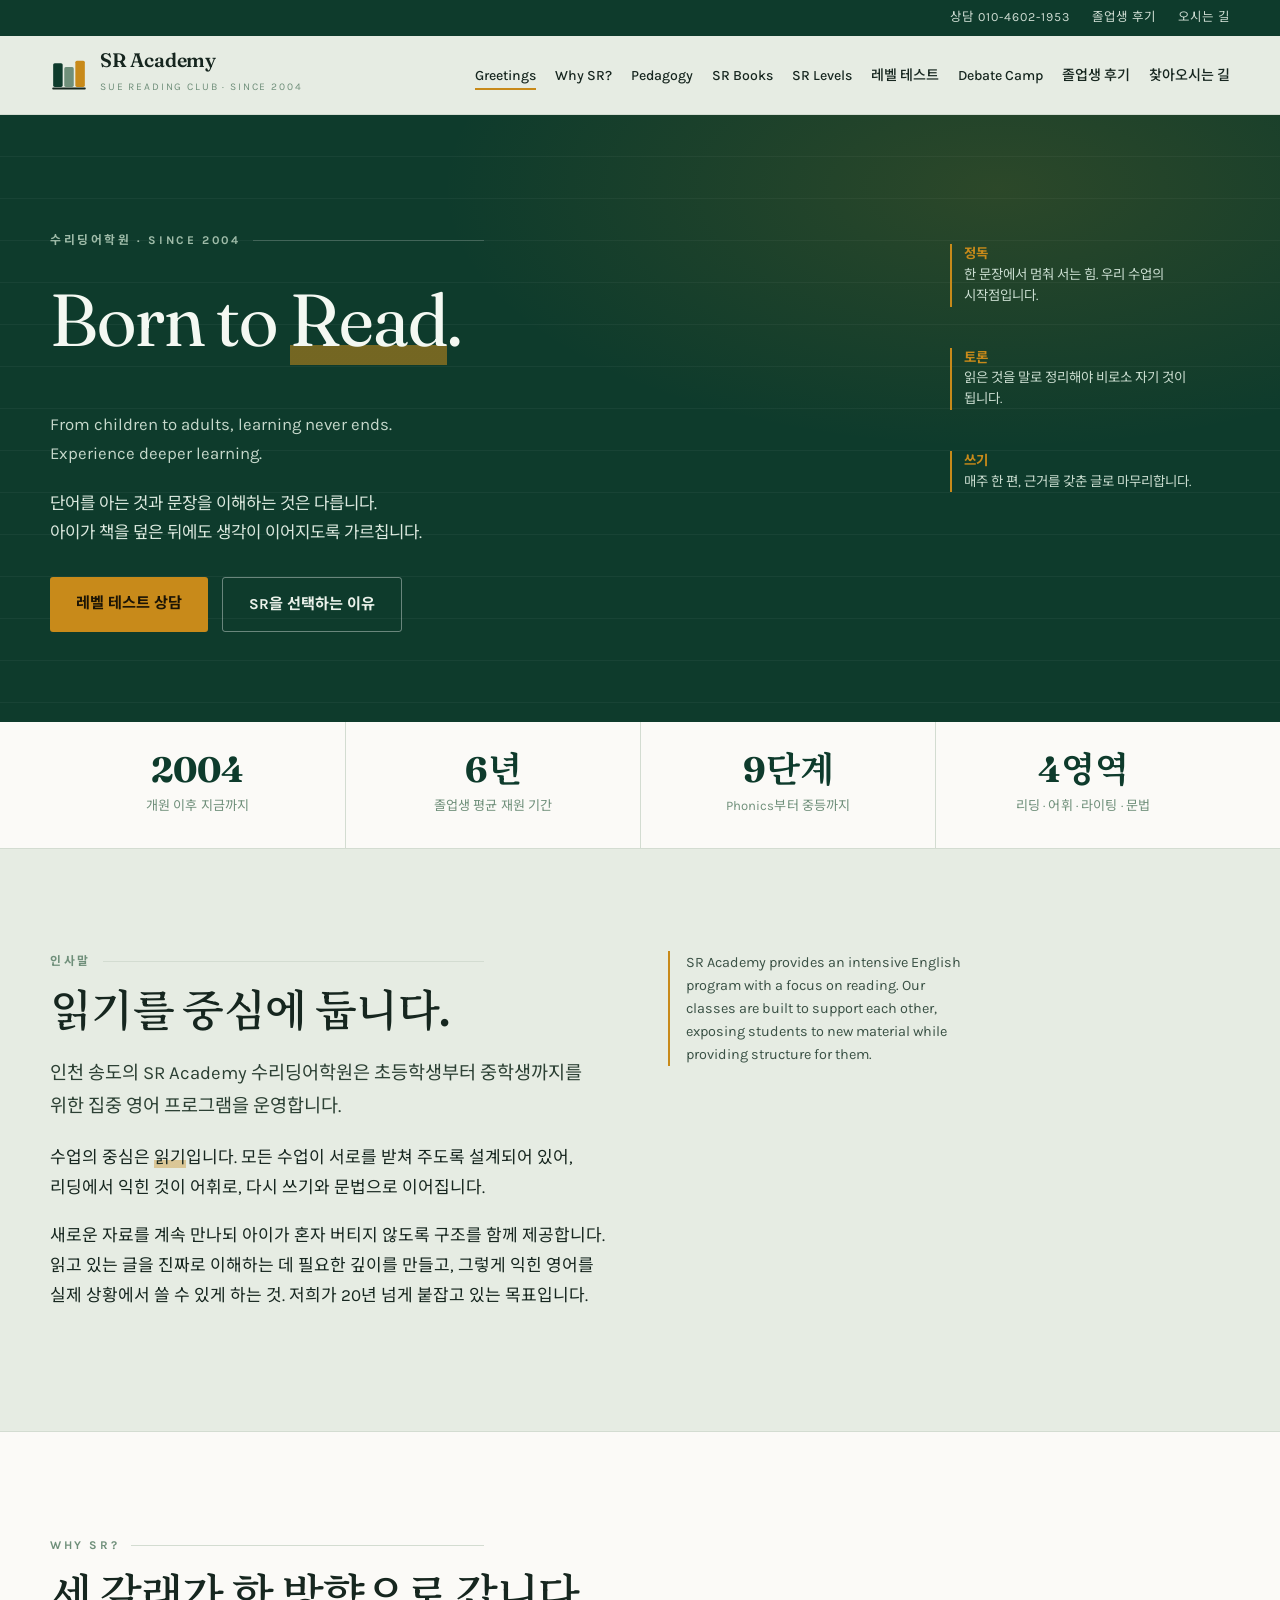
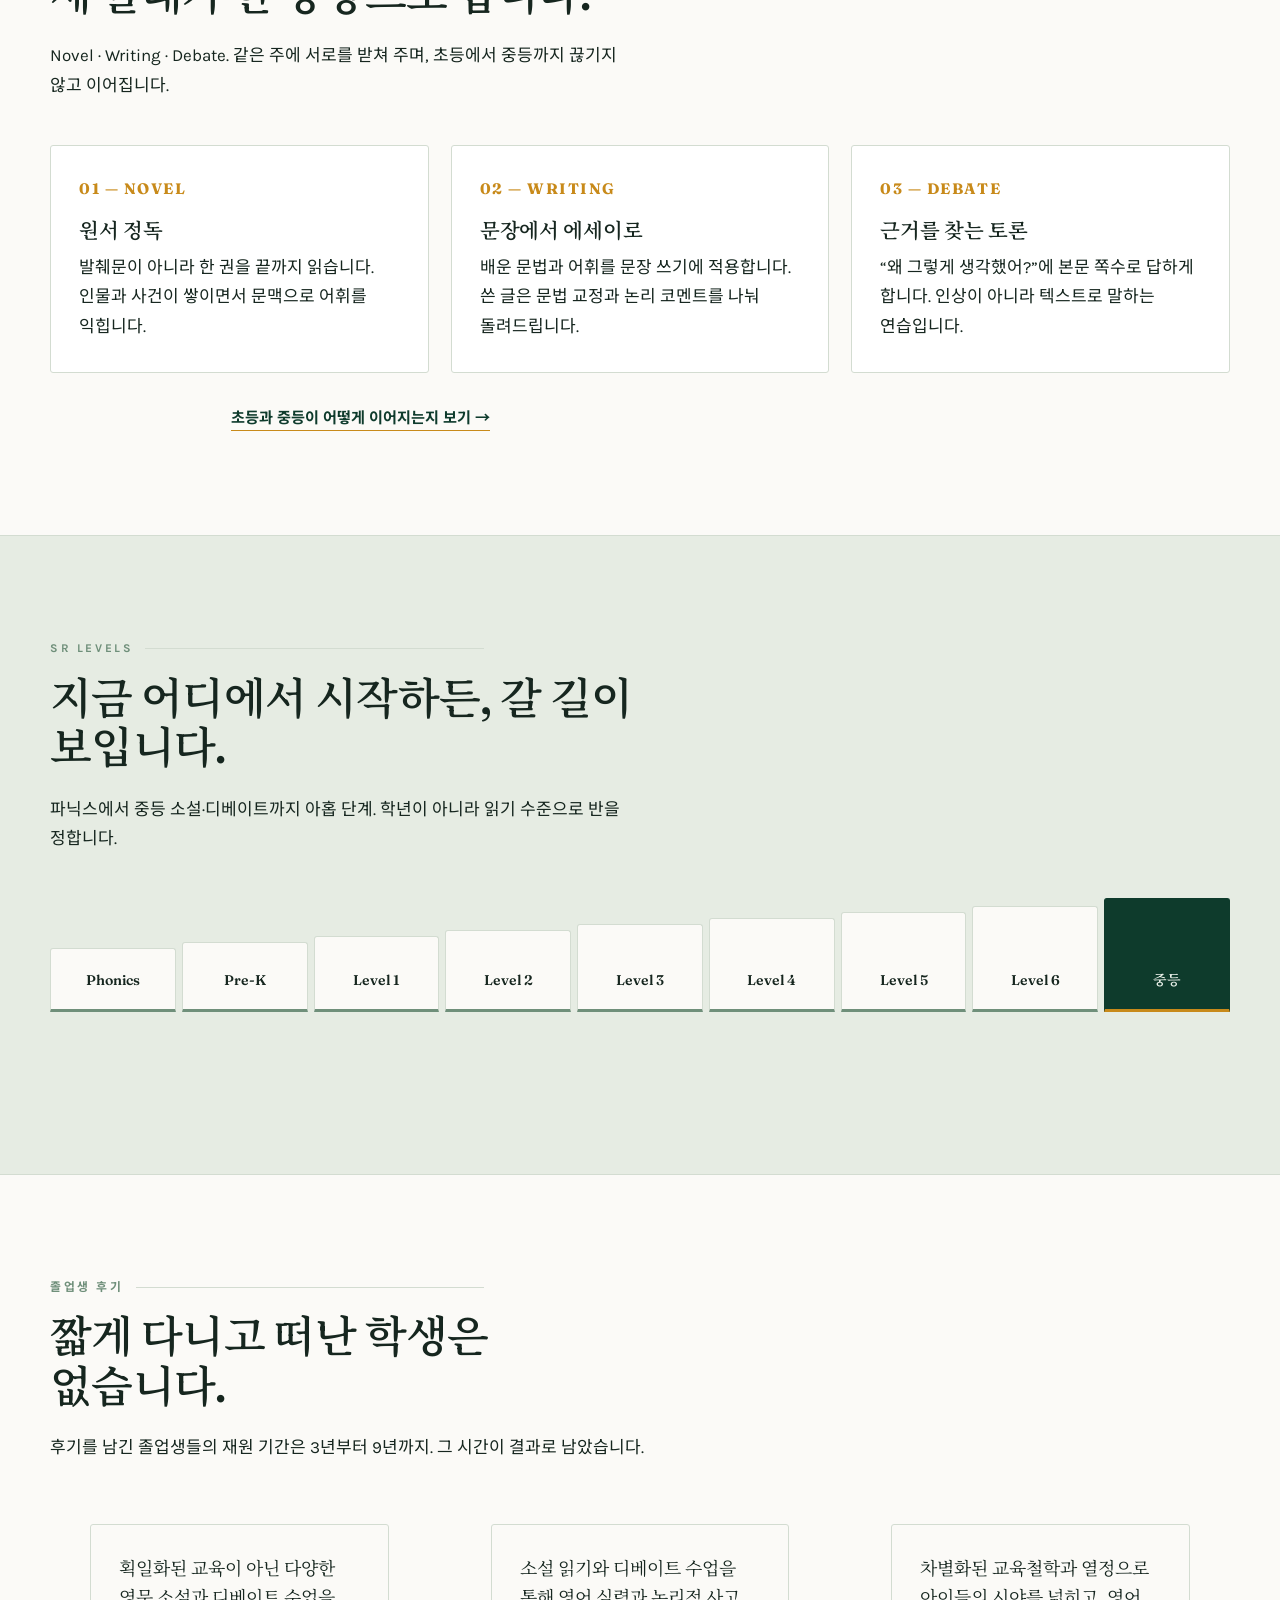
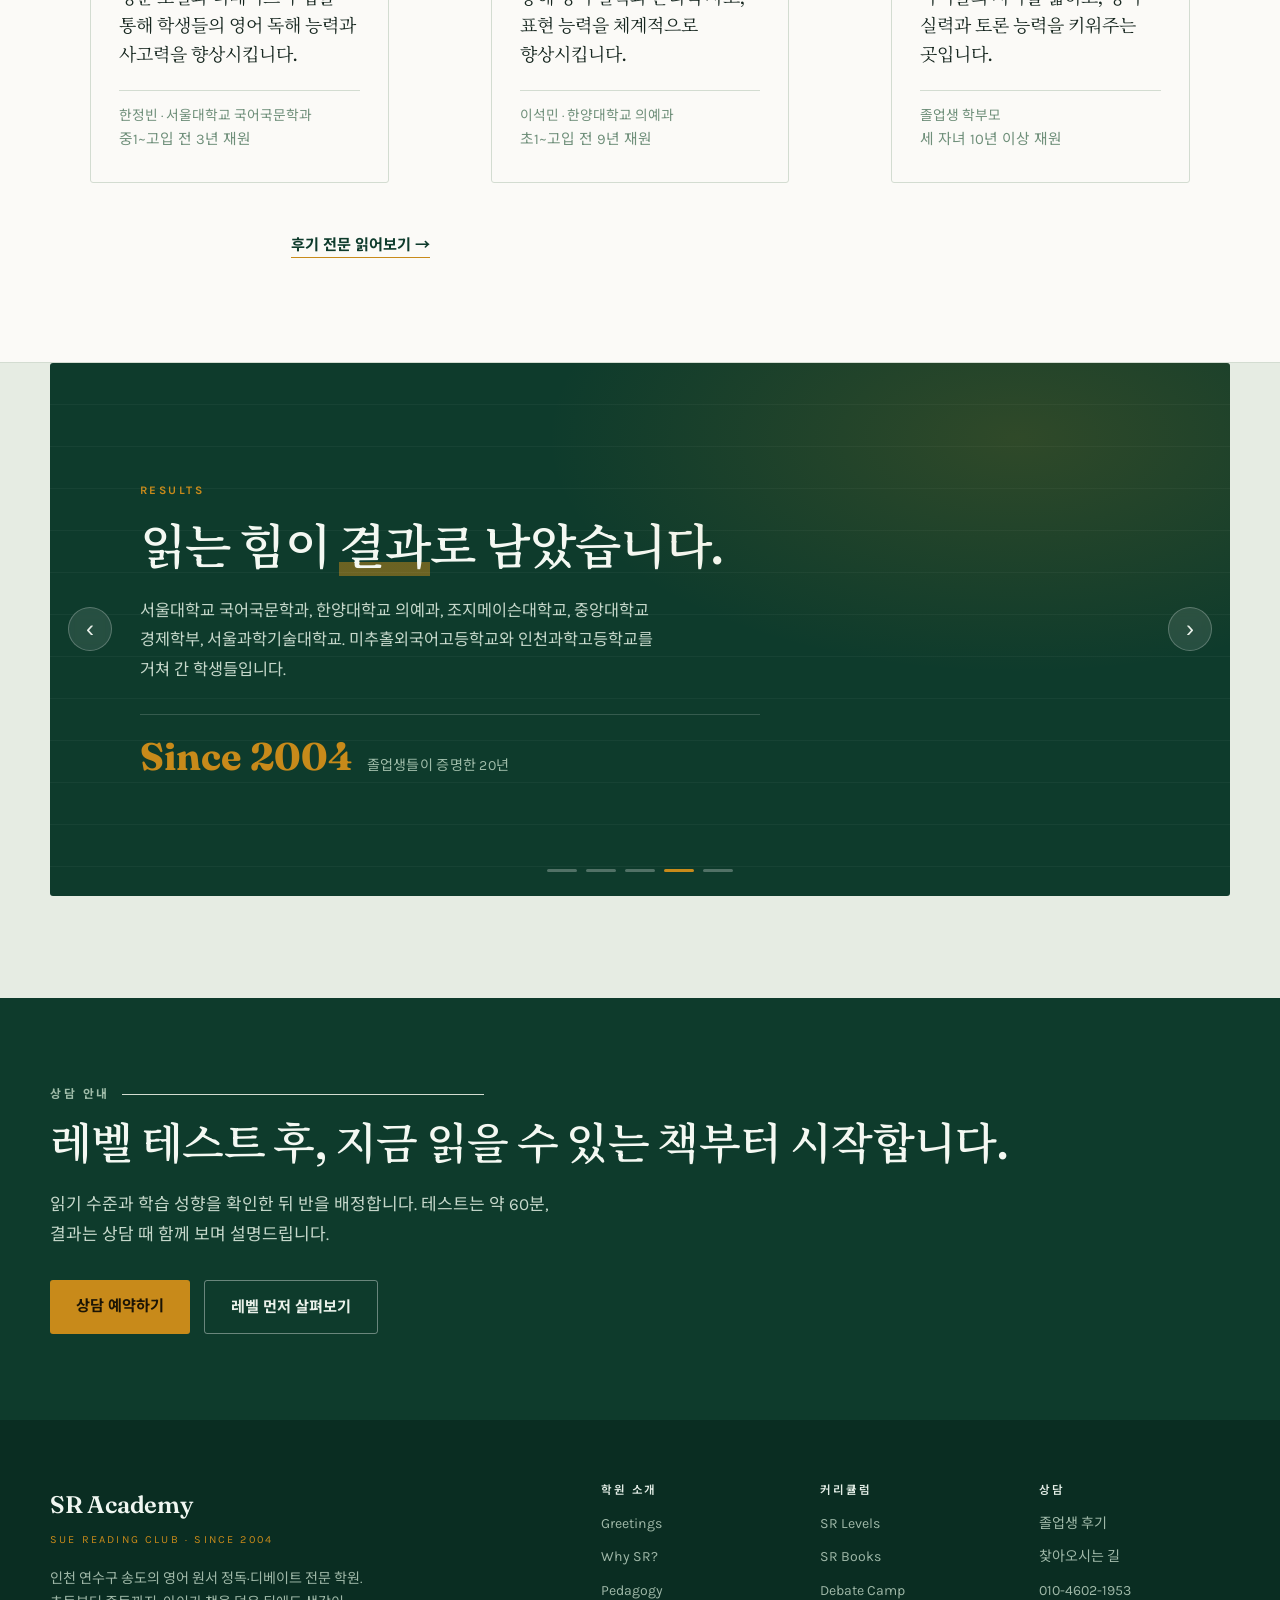
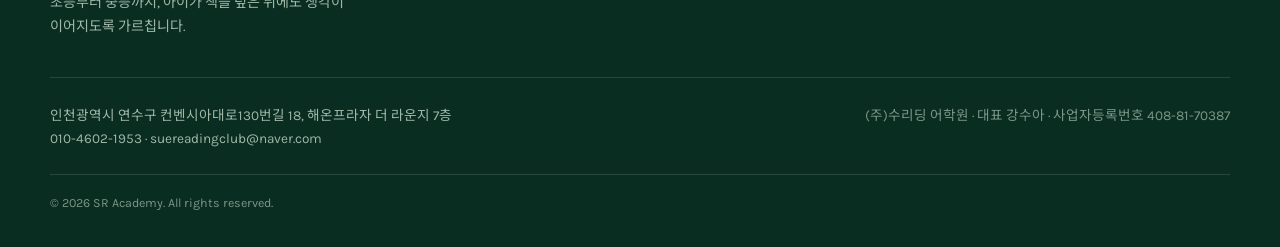
<file: index.html>
<!DOCTYPE html>
<html lang="ko">
<head>
<meta charset="utf-8">
<meta name="viewport" content="width=device-width, initial-scale=1">
<title>송도 영어학원 | 원서 정독·디베이트 리딩 전문 | SR Academy 수리딩어학원</title>
<meta name="description" content="인천 송도 영어학원 SR Academy 수리딩어학원. 2004년 개원, 영어 원서 정독과 디베이트로 초등·중등 영어 실력을 키웁니다. 연수구 컨벤시아대로 위치, 레벨 테스트 상담 010-4602-1953.">
<link rel="canonical" href="https://suereadingclub.co.kr/">
<meta name="author" content="SR Academy 수리딩어학원">
<meta name="robots" content="index, follow, max-image-preview:large">
<!-- 네이버 서치어드바이저 인증 코드를 받으면 아래 주석을 풀고 넣으세요 -->
<!-- <meta name="naver-site-verification" content="여기에인증코드"> -->
<meta property="og:url" content="https://suereadingclub.co.kr/">
<meta property="og:image" content="https://suereadingclub.co.kr/assets/img/og-image.png">
<meta property="og:image:width" content="1200">
<meta property="og:image:height" content="630">
<meta name="twitter:card" content="summary_large_image">
<meta property="og:title" content="송도 영어학원 | 원서 정독·디베이트 리딩 전문 | SR Academy 수리딩어학원">
<meta property="og:description" content="인천 송도 영어학원 SR Academy 수리딩어학원. 2004년 개원, 영어 원서 정독과 디베이트로 초등·중등 영어 실력을 키웁니다. 연수구 컨벤시아대로 위치, 레벨 테스트 상담 010-4602-1953.">
<meta property="og:type" content="website">
<meta property="og:site_name" content="SR Academy 수리딩어학원">
<meta property="og:locale" content="ko_KR">
<meta name="theme-color" content="#0E3B2C">
<link rel="icon" href="assets/img/favicon.svg" type="image/svg+xml">
<link rel="preconnect" href="https://fonts.googleapis.com">
<link rel="preconnect" href="https://fonts.gstatic.com" crossorigin>
<link href="https://fonts.googleapis.com/css2?family=Fraunces:opsz,wght@9..144,400;9..144,600;9..144,700&family=Karla:wght@400;500;700&family=Noto+Sans+KR:wght@400;500;700&family=Noto+Serif+KR:wght@500;600&display=swap" rel="stylesheet">
<link rel="stylesheet" href="assets/css/style.css">
<script type="application/ld+json">
{
  "@context": "https://schema.org",
  "@type": ["EducationalOrganization", "LocalBusiness"],
  "@id": "https://suereadingclub.co.kr/#organization",
  "name": "SR Academy 수리딩어학원",
  "alternateName": ["수리딩어학원", "Sue Reading Club", "SR Academy", "송도 수리딩"],
  "url": "https://suereadingclub.co.kr/",
  "logo": "https://suereadingclub.co.kr/assets/img/favicon.svg",
  "image": "https://suereadingclub.co.kr/assets/img/og-image.png",
  "foundingDate": "2004",
  "description": "인천 송도의 영어 원서 정독·디베이트 전문 학원. 초등학생부터 중학생까지 원서 완독과 토론, 에세이 쓰기로 영어의 깊이를 만듭니다.",
  "slogan": "Born to Read",
  "address": {
    "@type": "PostalAddress",
    "streetAddress": "컨벤시아대로130번길 18, 해온프라자 더 라운지 7층",
    "addressLocality": "연수구",
    "addressRegion": "인천광역시",
    "postalCode": "21998",
    "addressCountry": "KR"
  },
  "geo": {
    "@type": "GeoCoordinates",
    "latitude": 37.3894,
    "longitude": 126.6390
  },
  "telephone": "+82-10-4602-1953",
  "email": "suereadingclub@naver.com",
  "priceRange": "$$",
  "areaServed": [
    { "@type": "Place", "name": "인천 연수구 송도동" },
    { "@type": "Place", "name": "인천광역시 연수구" }
  ],
  "openingHoursSpecification": [
    {
      "@type": "OpeningHoursSpecification",
      "dayOfWeek": ["Monday","Tuesday","Wednesday","Thursday","Friday"],
      "opens": "14:00",
      "closes": "20:00"
    },
    {
      "@type": "OpeningHoursSpecification",
      "dayOfWeek": "Saturday",
      "opens": "10:00",
      "closes": "15:00"
    }
  ],
  "knowsLanguage": ["ko", "en"],
  "hasOfferCatalog": {
    "@type": "OfferCatalog",
    "name": "영어 교육 과정",
    "itemListElement": [
      { "@type": "Course", "name": "파닉스", "description": "글자와 소리의 규칙을 익히는 영어 읽기 입문 과정",
        "provider": { "@id": "https://suereadingclub.co.kr/#organization" } },
      { "@type": "Course", "name": "초등 원서 리딩", "description": "영어 원서를 한 권씩 완독하며 어휘·라이팅·문법을 함께 익히는 과정",
        "provider": { "@id": "https://suereadingclub.co.kr/#organization" } },
      { "@type": "Course", "name": "영어 디베이트", "description": "근거를 찾아 자기 관점을 세우고 설득하는 영어 토론 과정",
        "provider": { "@id": "https://suereadingclub.co.kr/#organization" } },
      { "@type": "Course", "name": "중등 내신·특목고 대비", "description": "학교 내신 문법과 서술형, 특목고·자사고 자소서와 면접 대비 과정",
        "provider": { "@id": "https://suereadingclub.co.kr/#organization" } }
    ]
  }
}
</script></head>
<body>

<a class="skip" href="#main">본문으로 건너뛰기</a>

<!-- ▼ 상단 바 (모든 페이지 공통) -->
<div class="topbar">
  <div class="wrap">
    <a href="tel:01046021953">상담 010-4602-1953</a>
    <a href="reviews.html">졸업생 후기</a>
    <a href="location.html">오시는 길</a>
  </div>
</div>

<header class="site-head">
  <div class="wrap head-inner">
    <a class="brand" href="index.html">
      <svg viewBox="0 0 48 48" aria-hidden="true" focusable="false">
  <rect x="4" y="9" width="12" height="30" rx="2" fill="#0E3B2C"/>
  <rect x="18" y="14" width="12" height="25" rx="2" fill="#6F8F7A"/>
  <rect x="32" y="6" width="12" height="33" rx="2" fill="#C88A1A"/>
  <path d="M4 41h40" stroke="#16261F" stroke-width="2.4" stroke-linecap="round"/>
</svg>
      <span class="brand-text">
        <b>SR Academy</b>
        <span class="brand-sub">Sue Reading Club · Since 2004</span>
      </span>
    </a>
    <button class="nav-toggle" aria-expanded="false" aria-controls="site-nav">메뉴</button>
    <nav class="nav" id="site-nav" aria-label="주요 메뉴">
      <ul>
          <li><a href="index.html">Greetings</a></li>
          <li><a href="why-sr.html">Why SR?</a></li>
          <li><a href="pedagogy.html">Pedagogy</a></li>
          <li><a href="books.html">SR Books</a></li>
          <li><a href="levels.html">SR Levels</a></li>
          <li><a href="level-test.html">레벨 테스트</a></li>
          <li><a href="debate-camp.html">Debate Camp</a></li>
          <li><a href="reviews.html">졸업생 후기</a></li>
          <li><a href="location.html">찾아오시는 길</a></li>
      </ul>
    </nav>
  </div>
</header>
<!-- ▲ 상단 바 끝 -->

<main id="main">

<section class="hero hero--home">
  <div class="wrap">
    <div class="hero-grid">
      <div>
        <p class="eyebrow">수리딩어학원 · Since 2004</p>
        <h1 class="passage">Born to <span class="u">Read</span>.</h1>
        <p class="hero-sub">
          From children to adults, learning never ends.<br>
          Experience deeper learning.
        </p>
        <p class="hero-sub hero-sub--ko">
          단어를 아는 것과 문장을 이해하는 것은 다릅니다.<br>
          아이가 책을 덮은 뒤에도 생각이 이어지도록 가르칩니다.
        </p>
        <div class="btn-row">
          <a class="btn btn-primary" href="location.html">레벨 테스트 상담</a>
          <a class="btn btn-ghost" href="why-sr.html">SR을 선택하는 이유</a>
        </div>
      </div>
      <div class="hero-notes">
        <p class="note"><em>정독</em><br>한 문장에서 멈춰 서는 힘. 우리 수업의 시작점입니다.</p>
        <p class="note"><em>토론</em><br>읽은 것을 말로 정리해야 비로소 자기 것이 됩니다.</p>
        <p class="note"><em>쓰기</em><br>매주 한 편, 근거를 갖춘 글로 마무리합니다.</p>
      </div>
    </div>
  </div>
</section>

<!-- 신뢰 지표 -->
<section class="factbar">
  <div class="wrap">
    <dl class="facts">
      <div><dt>2004</dt><dd>개원 이후 지금까지</dd></div>
      <div><dt>6년</dt><dd>졸업생 평균 재원 기간</dd></div>
      <div><dt>9단계</dt><dd>Phonics부터 중등까지</dd></div>
      <div><dt>4영역</dt><dd>리딩 · 어휘 · 라이팅 · 문법</dd></div>
    </dl>
  </div>
</section>

<section class="section">
  <div class="wrap two-col reveal">
    <div>
      <p class="eyebrow">인사말</p>
      <h2>읽기를 중심에 둡니다.</h2>
      <p class="lead">
        인천 송도의 SR Academy 수리딩어학원은 초등학생부터 중학생까지를 위한 집중 영어 프로그램을 운영합니다.
      </p>
      <p>
        수업의 중심은 <span class="mark">읽기</span>입니다. 모든 수업이 서로를 받쳐 주도록 설계되어 있어,
        리딩에서 익힌 것이 어휘로, 다시 쓰기와 문법으로 이어집니다.
      </p>
      <p>
        새로운 자료를 계속 만나되 아이가 혼자 버티지 않도록 구조를 함께 제공합니다.
        읽고 있는 글을 진짜로 이해하는 데 필요한 깊이를 만들고, 그렇게 익힌 영어를
        실제 상황에서 쓸 수 있게 하는 것. 저희가 20년 넘게 붙잡고 있는 목표입니다.
      </p>
    </div>
    <div>
      <p class="side-note">
        SR Academy provides an intensive English program with a focus on reading.
        Our classes are built to support each other, exposing students to new material
        while providing structure for them.
      </p>
    </div>
  </div>
</section>

<section class="section section--card">
  <div class="wrap">
    <div class="section-head reveal">
      <p class="eyebrow">Why SR?</p>
      <h2>세 갈래가 한 방향으로 갑니다.</h2>
      <p>Novel · Writing · Debate. 같은 주에 서로를 받쳐 주며, 초등에서 중등까지 끊기지 않고 이어집니다.</p>
    </div>
    <div class="grid grid-3 reveal">
      <article class="card">
        <p class="card-num">01 &mdash; NOVEL</p>
        <h3>원서 정독</h3>
        <p>발췌문이 아니라 한 권을 끝까지 읽습니다. 인물과 사건이 쌓이면서 문맥으로 어휘를 익힙니다.</p>
      </article>
      <article class="card">
        <p class="card-num">02 &mdash; WRITING</p>
        <h3>문장에서 에세이로</h3>
        <p>배운 문법과 어휘를 문장 쓰기에 적용합니다. 쓴 글은 문법 교정과 논리 코멘트를 나눠 돌려드립니다.</p>
      </article>
      <article class="card">
        <p class="card-num">03 &mdash; DEBATE</p>
        <h3>근거를 찾는 토론</h3>
        <p>“왜 그렇게 생각했어?”에 본문 쪽수로 답하게 합니다. 인상이 아니라 텍스트로 말하는 연습입니다.</p>
      </article>
    </div>
    <p class="section-more reveal"><a href="why-sr.html">초등과 중등이 어떻게 이어지는지 보기 &rarr;</a></p>
  </div>
</section>

<!-- 레벨 사다리 미리보기 -->
<section class="section">
  <div class="wrap">
    <div class="section-head reveal">
      <p class="eyebrow">SR Levels</p>
      <h2>지금 어디에서 시작하든, 갈 길이 보입니다.</h2>
      <p>파닉스에서 중등 소설·디베이트까지 아홉 단계. 학년이 아니라 읽기 수준으로 반을 정합니다.</p>
    </div>
    <ol class="ladder reveal">
      <li><span>Phonics</span></li>
      <li><span>Pre-K</span></li>
      <li><span>Level 1</span></li>
      <li><span>Level 2</span></li>
      <li><span>Level 3</span></li>
      <li><span>Level 4</span></li>
      <li><span>Level 5</span></li>
      <li><span>Level 6</span></li>
      <li class="ladder-last"><span>중등</span></li>
    </ol>
    <p class="section-more reveal"><a href="levels.html">단계별 도서와 과제 보기 &rarr;</a></p>
  </div>
</section>

<!-- 후기 발췌 -->
<section class="section section--card">
  <div class="wrap">
    <div class="section-head reveal">
      <p class="eyebrow">졸업생 후기</p>
      <h2>짧게 다니고 떠난 학생은 없습니다.</h2>
      <p>후기를 남긴 졸업생들의 재원 기간은 3년부터 9년까지. 그 시간이 결과로 남았습니다.</p>
    </div>
    <div class="grid grid-3 reveal">
      <blockquote class="quote">
        <p>획일화된 교육이 아닌 다양한 영문 소설과 디베이트 수업을 통해 학생들의 영어 독해 능력과 사고력을 향상시킵니다.</p>
        <footer>한정빈 · 서울대학교 국어국문학과<br><span class="small">중1~고입 전 3년 재원</span></footer>
      </blockquote>
      <blockquote class="quote">
        <p>소설 읽기와 디베이트 수업을 통해 영어 실력과 논리적 사고, 표현 능력을 체계적으로 향상시킵니다.</p>
        <footer>이석민 · 한양대학교 의예과<br><span class="small">초1~고입 전 9년 재원</span></footer>
      </blockquote>
      <blockquote class="quote">
        <p>차별화된 교육철학과 열정으로 아이들의 시야를 넓히고, 영어 실력과 토론 능력을 키워주는 곳입니다.</p>
        <footer>졸업생 학부모<br><span class="small">세 자녀 10년 이상 재원</span></footer>
      </blockquote>
    </div>
    <p class="section-more reveal"><a href="reviews.html">후기 전문 읽어보기 &rarr;</a></p>
  </div>
</section>

<section class="section section--slides">
  <div class="wrap">
    <div class="slider reveal" id="slider" aria-roledescription="carousel" aria-label="SR Academy의 강점">
      <div class="slides" id="slides">

        <article class="slide" role="group" aria-label="1 / 5">
          <p class="slide-eyebrow">Since 2004</p>
          <h2 class="slide-title">20년 넘게 <em>한 가지</em>만 해왔습니다.</h2>
          <p class="slide-body">유행하는 교수법을 좇지 않았습니다. 원서를 끝까지 읽히고, 읽은 것을 말하게 하고, 글로 남기게 하는 일. 그 하나를 20년 넘게 다듬었습니다.</p>
          <p class="slide-figure"><b>2004</b><span>개원 이후 지금까지</span></p>
        </article>

        <article class="slide" role="group" aria-label="2 / 5">
          <p class="slide-eyebrow">Retention</p>
          <h2 class="slide-title">오래 다닙니다. <em>평균 6년</em>.</h2>
          <p class="slide-body">후기를 남긴 졸업생들의 재원 기간은 3년부터 9년까지. 초등학교에 들어와 고등학교 진학 전까지 함께한 학생이 대부분입니다. 학원의 실력은 이 숫자에 드러납니다.</p>
          <p class="slide-figure"><b>6년</b><span>졸업생 평균 재원 기간</span></p>
        </article>

        <article class="slide" role="group" aria-label="3 / 5">
          <p class="slide-eyebrow">Curriculum</p>
          <h2 class="slide-title">발췌문이 아니라 <em>한 권</em>을 읽습니다.</h2>
          <p class="slide-body">Magic Tree House에서 시작해 The Giver와 Sapiens까지. 아홉 단계에 걸쳐 읽고, 챕터마다 온라인 이해도 테스트로 확인합니다. 80점을 넘어야 다음으로 갑니다.</p>
          <p class="slide-figure"><b>57종</b><span>온라인 테스트가 준비된 원서</span></p>
        </article>

        <article class="slide" role="group" aria-label="4 / 5">
          <p class="slide-eyebrow">Results</p>
          <h2 class="slide-title">읽는 힘이 <em>결과</em>로 남았습니다.</h2>
          <p class="slide-body">서울대학교 국어국문학과, 한양대학교 의예과, 조지메이슨대학교, 중앙대학교 경제학부, 서울과학기술대학교. 미추홀외국어고등학교와 인천과학고등학교를 거쳐 간 학생들입니다.</p>
          <p class="slide-figure"><b>Since 2004</b><span>졸업생들이 증명한 20년</span></p>
        </article>

        <article class="slide" role="group" aria-label="5 / 5">
          <p class="slide-eyebrow">Method</p>
          <h2 class="slide-title">네 영역이 <em>같은 책</em> 안에서 만납니다.</h2>
          <p class="slide-body">리딩에서 뽑은 어휘로 문장을 쓰고, 그 문장으로 토론합니다. 문법은 따로 배우지 않고 쓰는 과정에서 다집니다. 따로 배우지 않기 때문에 아이가 흐름을 놓치지 않습니다.</p>
          <p class="slide-figure"><b>4영역</b><span>리딩 · 어휘 · 라이팅 · 문법</span></p>
        </article>

      </div>

      <button class="slider-btn slider-prev" id="slidePrev" aria-label="이전 슬라이드">&#8249;</button>
      <button class="slider-btn slider-next" id="slideNext" aria-label="다음 슬라이드">&#8250;</button>
      <div class="slider-dots" id="slideDots" role="tablist" aria-label="슬라이드 선택"></div>
    </div>
  </div>
</section>

<section class="cta">
  <div class="wrap">
    <p class="eyebrow" style="color:#9FBCA9">상담 안내</p>
    <h2>레벨 테스트 후, 지금 읽을 수 있는 책부터 시작합니다.</h2>
    <p style="max-width:52ch">읽기 수준과 학습 성향을 확인한 뒤 반을 배정합니다. 테스트는 약 60분, 결과는 상담 때 함께 보며 설명드립니다.</p>
    <div class="btn-row">
      <a class="btn btn-primary" href="location.html">상담 예약하기</a>
      <a class="btn btn-ghost" href="levels.html">레벨 먼저 살펴보기</a>
    </div>
  </div>
</section>
</main>

<!-- ▼ 하단 (모든 페이지 공통) -->
<footer class="site-foot">
  <div class="wrap">
    <div class="foot-top">
      <div class="foot-brand">
        <p class="foot-mark">SR Academy</p>
        <p class="foot-tag">Sue Reading Club · Since 2004</p>
        <p class="foot-desc">
          인천 연수구 송도의 영어 원서 정독·디베이트 전문 학원.<br>
          초등부터 중등까지, 아이가 책을 덮은 뒤에도 생각이 이어지도록 가르칩니다.
        </p>
      </div>

      <nav class="foot-nav" aria-label="사이트 메뉴">
        <div>
          <h4>학원 소개</h4>
          <ul>
            <li><a href="index.html">Greetings</a></li>
            <li><a href="why-sr.html">Why SR?</a></li>
            <li><a href="pedagogy.html">Pedagogy</a></li>
          </ul>
        </div>
        <div>
          <h4>커리큘럼</h4>
          <ul>
            <li><a href="levels.html">SR Levels</a></li>
            <li><a href="books.html">SR Books</a></li>
            <li><a href="debate-camp.html">Debate Camp</a></li>
          </ul>
        </div>
        <div>
          <h4>상담</h4>
          <ul>
            <li><a href="reviews.html">졸업생 후기</a></li>
            <li><a href="location.html">찾아오시는 길</a></li>
            <li><a href="tel:01046021953">010-4602-1953</a></li>
          </ul>
        </div>
      </nav>
    </div>

    <div class="foot-contact">
      <p>
        인천광역시 연수구 컨벤시아대로130번길 18, 해온프라자 더 라운지 7층<br>
        <a href="tel:01046021953">010-4602-1953</a> · <a href="mailto:suereadingclub@naver.com">suereadingclub@naver.com</a>
      </p>
      <p class="foot-biz">
        (주)수리딩 어학원 · 대표 강수아 · 사업자등록번호 408-81-70387
      </p>
    </div>

    <div class="foot-bottom">
      © <span data-year>2026</span> SR Academy. All rights reserved.
    </div>
  </div>
</footer>
<!-- ▲ 하단 끝 -->

<script src="assets/js/main.js"></script>
</body>
</html>
</file>
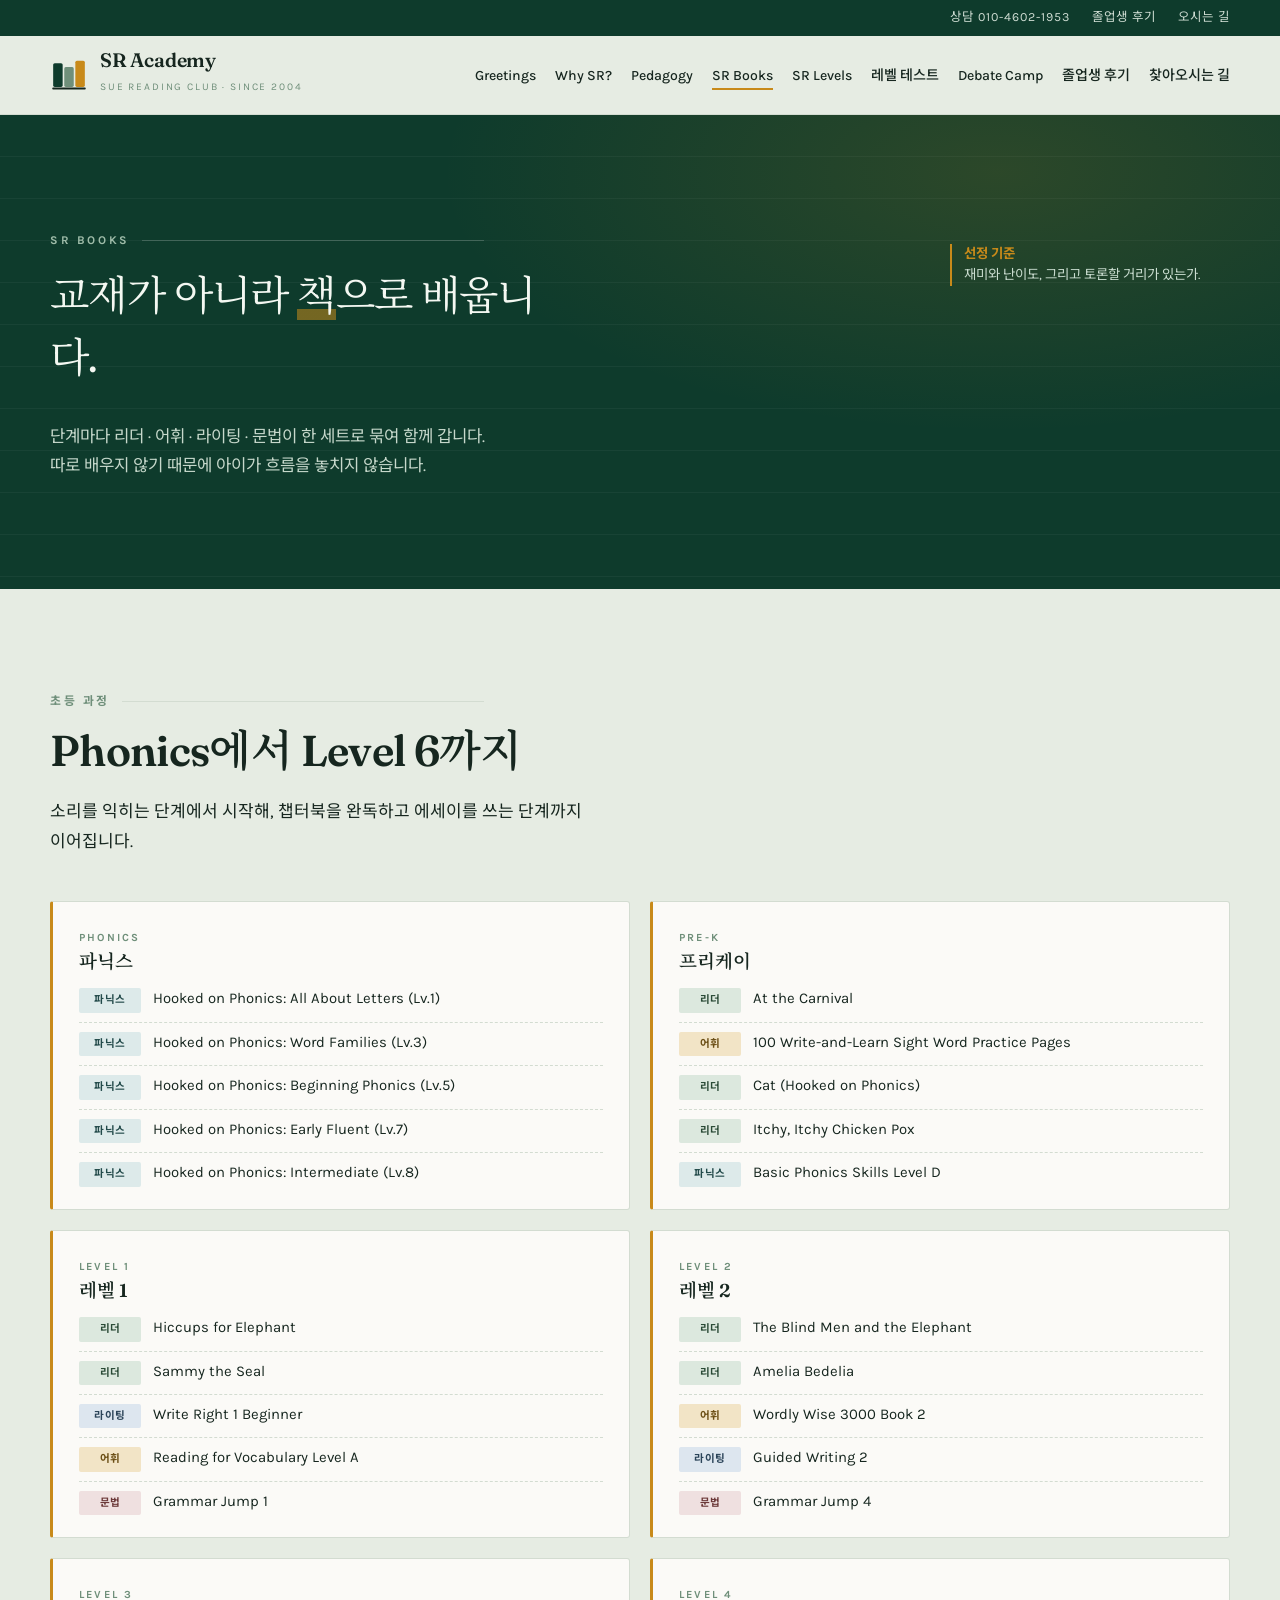
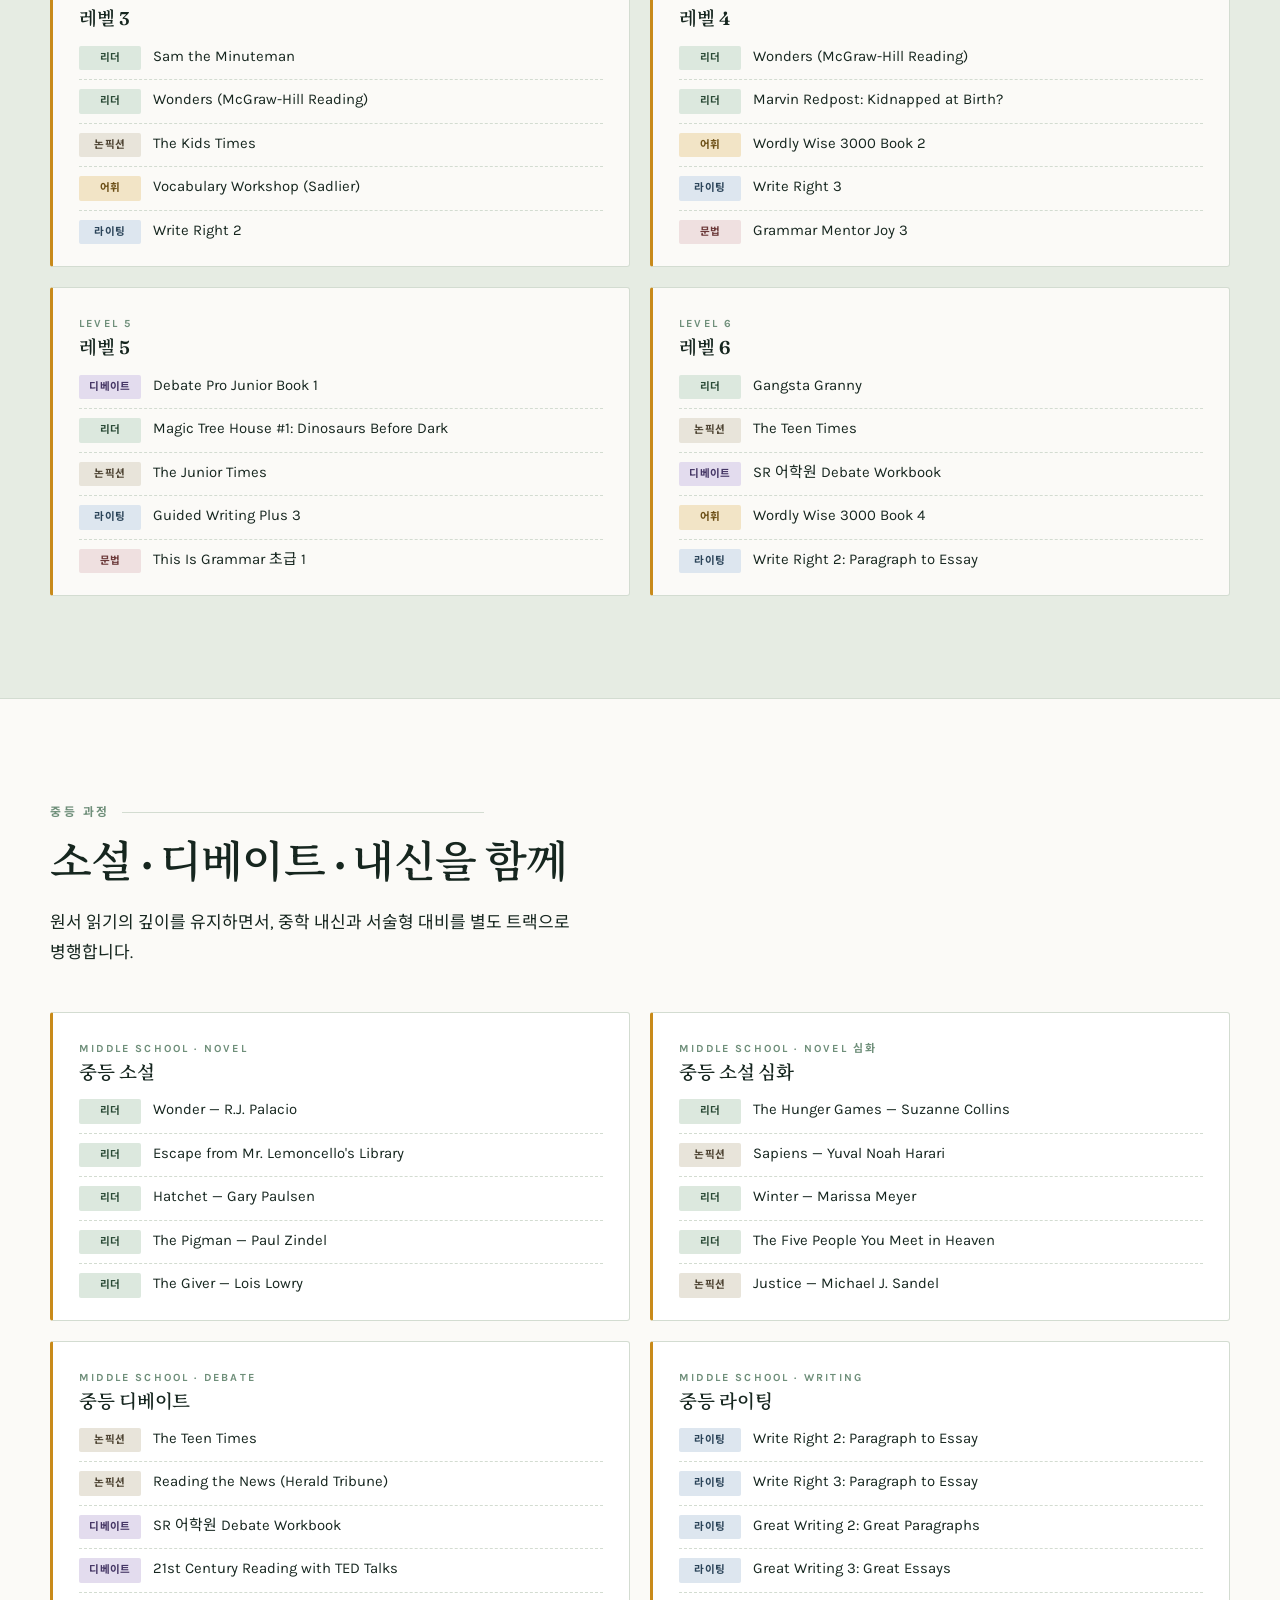
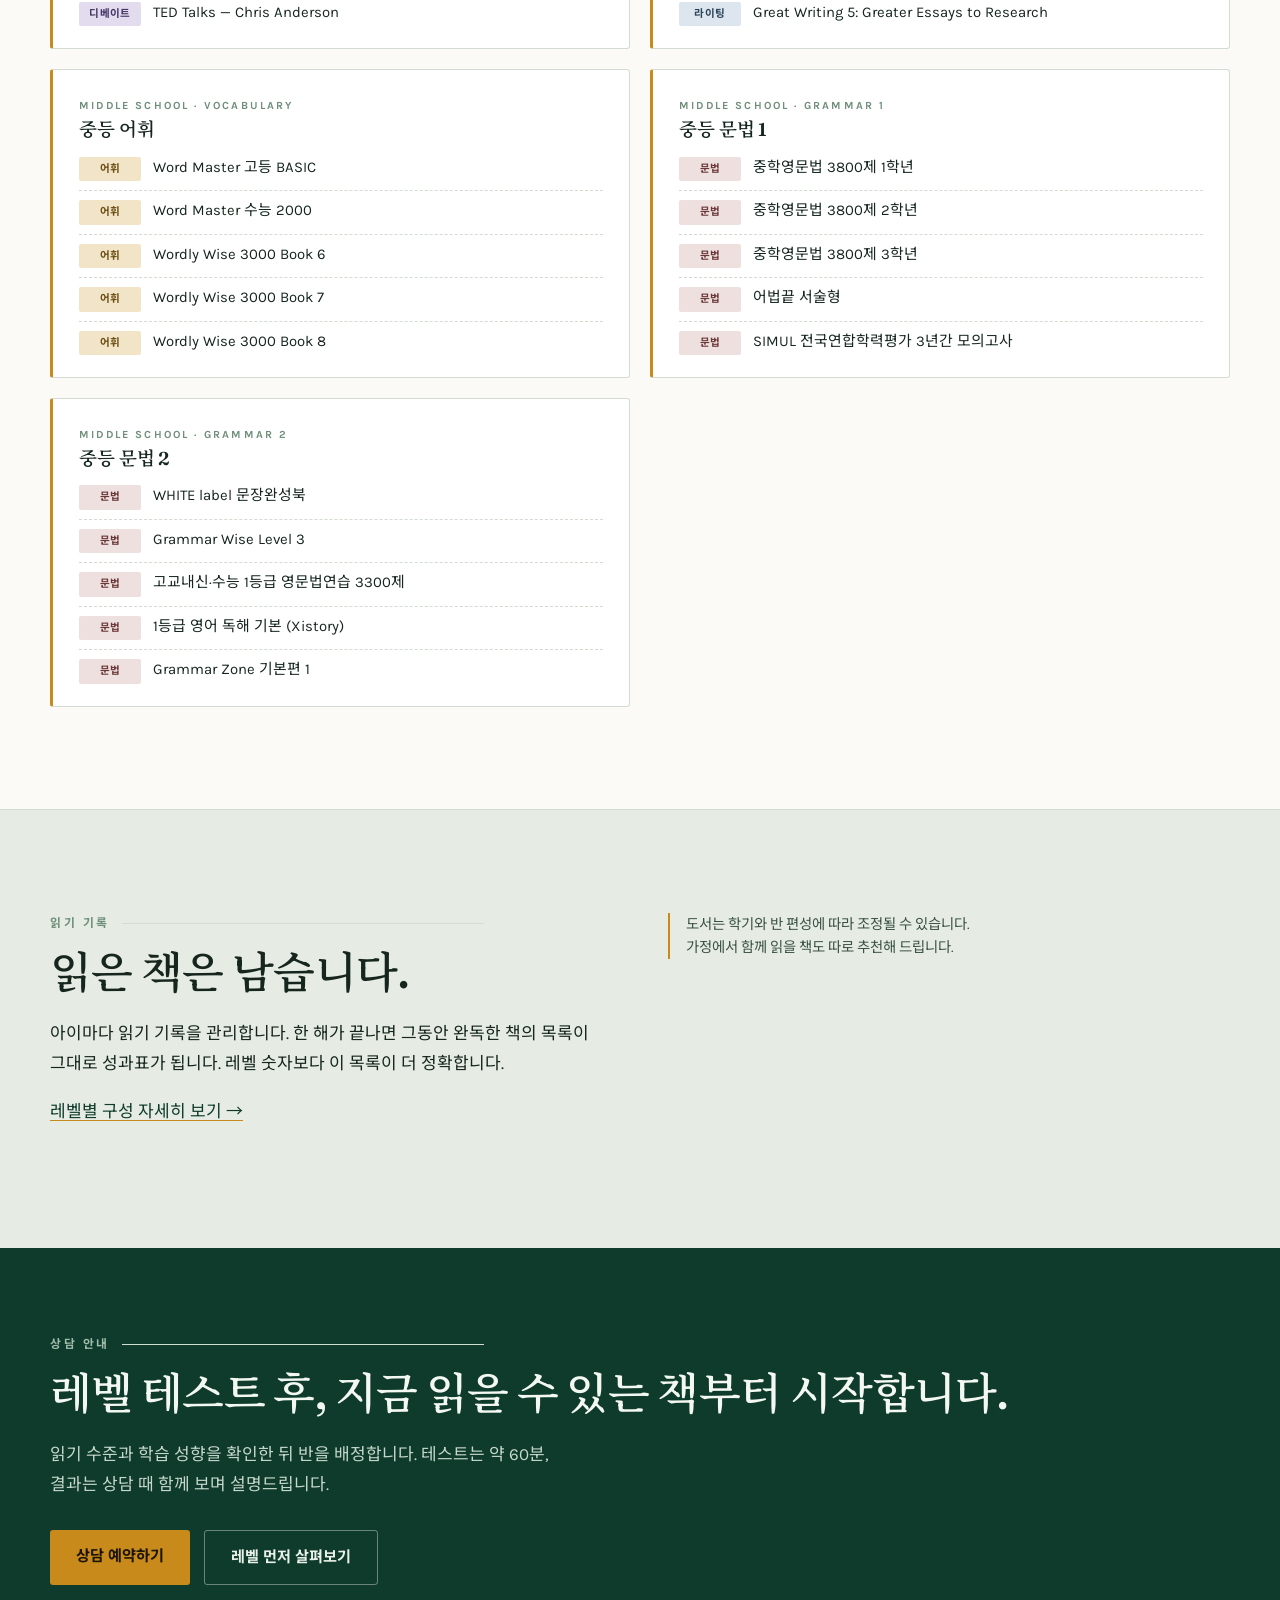
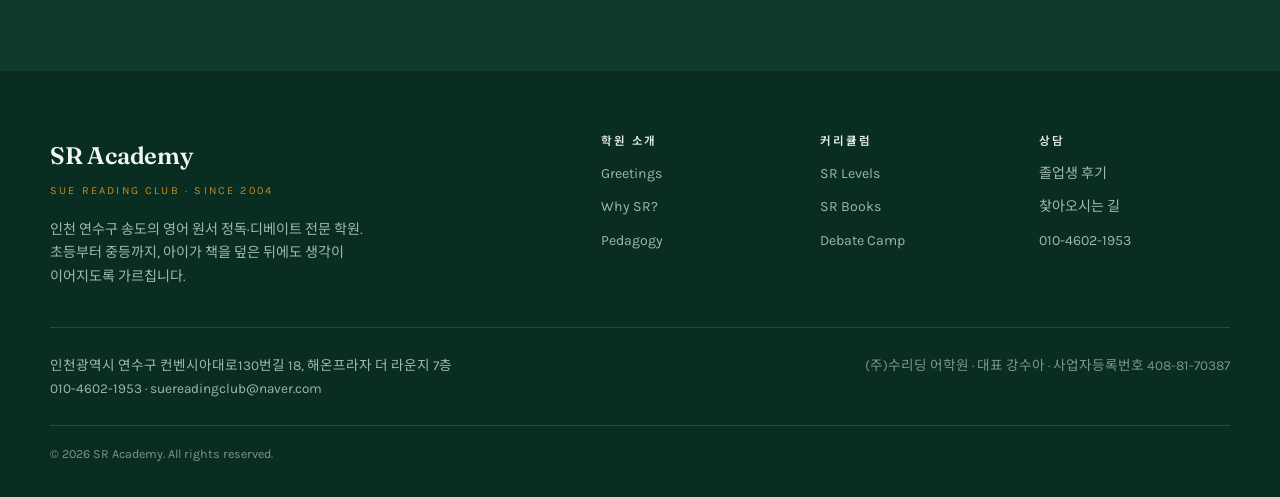
<file: books.html>
<!DOCTYPE html>
<html lang="ko">
<head>
<meta charset="utf-8">
<meta name="viewport" content="width=device-width, initial-scale=1">
<title>영어 원서 목록 | 파닉스부터 중등 소설까지 | SR Academy 수리딩어학원</title>
<meta name="description" content="송도 영어학원 수리딩어학원이 실제로 읽는 영어 원서. 파닉스, Magic Tree House, Charlotte's Web, The Giver, Wonder까지 15개 단계별 도서와 어휘·라이팅·문법 교재.">
<link rel="canonical" href="https://suereadingclub.co.kr/books.html">
<meta name="author" content="SR Academy 수리딩어학원">
<meta name="robots" content="index, follow, max-image-preview:large">
<!-- 네이버 서치어드바이저 인증 코드를 받으면 아래 주석을 풀고 넣으세요 -->
<!-- <meta name="naver-site-verification" content="여기에인증코드"> -->
<meta property="og:url" content="https://suereadingclub.co.kr/books.html">
<meta property="og:image" content="https://suereadingclub.co.kr/assets/img/og-image.png">
<meta property="og:image:width" content="1200">
<meta property="og:image:height" content="630">
<meta name="twitter:card" content="summary_large_image">
<meta property="og:title" content="영어 원서 목록 | 파닉스부터 중등 소설까지 | SR Academy 수리딩어학원">
<meta property="og:description" content="송도 영어학원 수리딩어학원이 실제로 읽는 영어 원서. 파닉스, Magic Tree House, Charlotte's Web, The Giver, Wonder까지 15개 단계별 도서와 어휘·라이팅·문법 교재.">
<meta property="og:type" content="website">
<meta property="og:site_name" content="SR Academy 수리딩어학원">
<meta property="og:locale" content="ko_KR">
<meta name="theme-color" content="#0E3B2C">
<link rel="icon" href="assets/img/favicon.svg" type="image/svg+xml">
<link rel="preconnect" href="https://fonts.googleapis.com">
<link rel="preconnect" href="https://fonts.gstatic.com" crossorigin>
<link href="https://fonts.googleapis.com/css2?family=Fraunces:opsz,wght@9..144,400;9..144,600;9..144,700&family=Karla:wght@400;500;700&family=Noto+Sans+KR:wght@400;500;700&family=Noto+Serif+KR:wght@500;600&display=swap" rel="stylesheet">
<link rel="stylesheet" href="assets/css/style.css">
<script type="application/ld+json">
{
  "@context": "https://schema.org",
  "@type": ["EducationalOrganization", "LocalBusiness"],
  "@id": "https://suereadingclub.co.kr/#organization",
  "name": "SR Academy 수리딩어학원",
  "alternateName": ["수리딩어학원", "Sue Reading Club", "SR Academy", "송도 수리딩"],
  "url": "https://suereadingclub.co.kr/",
  "logo": "https://suereadingclub.co.kr/assets/img/favicon.svg",
  "image": "https://suereadingclub.co.kr/assets/img/og-image.png",
  "foundingDate": "2004",
  "description": "인천 송도의 영어 원서 정독·디베이트 전문 학원. 초등학생부터 중학생까지 원서 완독과 토론, 에세이 쓰기로 영어의 깊이를 만듭니다.",
  "slogan": "Born to Read",
  "address": {
    "@type": "PostalAddress",
    "streetAddress": "컨벤시아대로130번길 18, 해온프라자 더 라운지 7층",
    "addressLocality": "연수구",
    "addressRegion": "인천광역시",
    "postalCode": "21998",
    "addressCountry": "KR"
  },
  "geo": {
    "@type": "GeoCoordinates",
    "latitude": 37.3894,
    "longitude": 126.6390
  },
  "telephone": "+82-10-4602-1953",
  "email": "suereadingclub@naver.com",
  "priceRange": "$$",
  "areaServed": [
    { "@type": "Place", "name": "인천 연수구 송도동" },
    { "@type": "Place", "name": "인천광역시 연수구" }
  ],
  "openingHoursSpecification": [
    {
      "@type": "OpeningHoursSpecification",
      "dayOfWeek": ["Monday","Tuesday","Wednesday","Thursday","Friday"],
      "opens": "14:00",
      "closes": "20:00"
    },
    {
      "@type": "OpeningHoursSpecification",
      "dayOfWeek": "Saturday",
      "opens": "10:00",
      "closes": "15:00"
    }
  ],
  "knowsLanguage": ["ko", "en"],
  "hasOfferCatalog": {
    "@type": "OfferCatalog",
    "name": "영어 교육 과정",
    "itemListElement": [
      { "@type": "Course", "name": "파닉스", "description": "글자와 소리의 규칙을 익히는 영어 읽기 입문 과정",
        "provider": { "@id": "https://suereadingclub.co.kr/#organization" } },
      { "@type": "Course", "name": "초등 원서 리딩", "description": "영어 원서를 한 권씩 완독하며 어휘·라이팅·문법을 함께 익히는 과정",
        "provider": { "@id": "https://suereadingclub.co.kr/#organization" } },
      { "@type": "Course", "name": "영어 디베이트", "description": "근거를 찾아 자기 관점을 세우고 설득하는 영어 토론 과정",
        "provider": { "@id": "https://suereadingclub.co.kr/#organization" } },
      { "@type": "Course", "name": "중등 내신·특목고 대비", "description": "학교 내신 문법과 서술형, 특목고·자사고 자소서와 면접 대비 과정",
        "provider": { "@id": "https://suereadingclub.co.kr/#organization" } }
    ]
  }
}
</script></head>
<body>

<a class="skip" href="#main">본문으로 건너뛰기</a>

<!-- ▼ 상단 바 (모든 페이지 공통) -->
<div class="topbar">
  <div class="wrap">
    <a href="tel:01046021953">상담 010-4602-1953</a>
    <a href="reviews.html">졸업생 후기</a>
    <a href="location.html">오시는 길</a>
  </div>
</div>

<header class="site-head">
  <div class="wrap head-inner">
    <a class="brand" href="index.html">
      <svg viewBox="0 0 48 48" aria-hidden="true" focusable="false">
  <rect x="4" y="9" width="12" height="30" rx="2" fill="#0E3B2C"/>
  <rect x="18" y="14" width="12" height="25" rx="2" fill="#6F8F7A"/>
  <rect x="32" y="6" width="12" height="33" rx="2" fill="#C88A1A"/>
  <path d="M4 41h40" stroke="#16261F" stroke-width="2.4" stroke-linecap="round"/>
</svg>
      <span class="brand-text">
        <b>SR Academy</b>
        <span class="brand-sub">Sue Reading Club · Since 2004</span>
      </span>
    </a>
    <button class="nav-toggle" aria-expanded="false" aria-controls="site-nav">메뉴</button>
    <nav class="nav" id="site-nav" aria-label="주요 메뉴">
      <ul>
          <li><a href="index.html">Greetings</a></li>
          <li><a href="why-sr.html">Why SR?</a></li>
          <li><a href="pedagogy.html">Pedagogy</a></li>
          <li><a href="books.html">SR Books</a></li>
          <li><a href="levels.html">SR Levels</a></li>
          <li><a href="level-test.html">레벨 테스트</a></li>
          <li><a href="debate-camp.html">Debate Camp</a></li>
          <li><a href="reviews.html">졸업생 후기</a></li>
          <li><a href="location.html">찾아오시는 길</a></li>
      </ul>
    </nav>
  </div>
</header>
<!-- ▲ 상단 바 끝 -->

<main id="main">

<section class="hero">
  <div class="wrap">
    <div class="hero-grid">
      <div>
        <p class="eyebrow">SR Books</p>
        <h1 class="passage">교재가 아니라 <span class="u">책</span>으로 배웁니다.</h1>
        <p class="hero-sub">단계마다 리더 · 어휘 · 라이팅 · 문법이 한 세트로 묶여 함께 갑니다. 따로 배우지 않기 때문에 아이가 흐름을 놓치지 않습니다.</p>
      </div>
      <div class="hero-notes">
        <p class="note"><em>선정 기준</em><br>재미와 난이도, 그리고 토론할 거리가 있는가.</p>
      </div>
    </div>
  </div>
</section>

<section class="section">
  <div class="wrap">
    <div class="section-head reveal">
      <p class="eyebrow">초등 과정</p>
      <h2>Phonics에서 Level 6까지</h2>
      <p>소리를 익히는 단계에서 시작해, 챕터북을 완독하고 에세이를 쓰는 단계까지 이어집니다.</p>
    </div>
    <div class="booklevels">
      <article class="booklevel reveal">
        <header class="booklevel-head">
          <p class="booklevel-eng">PHONICS</p>
          <h3>파닉스</h3>
        </header>
        <ul class="booklist">
          <li><span class="bk-tag" data-t="파닉스">파닉스</span><span class="bk-title">Hooked on Phonics: All About Letters (Lv.1)</span></li>
          <li><span class="bk-tag" data-t="파닉스">파닉스</span><span class="bk-title">Hooked on Phonics: Word Families (Lv.3)</span></li>
          <li><span class="bk-tag" data-t="파닉스">파닉스</span><span class="bk-title">Hooked on Phonics: Beginning Phonics (Lv.5)</span></li>
          <li><span class="bk-tag" data-t="파닉스">파닉스</span><span class="bk-title">Hooked on Phonics: Early Fluent (Lv.7)</span></li>
          <li><span class="bk-tag" data-t="파닉스">파닉스</span><span class="bk-title">Hooked on Phonics: Intermediate (Lv.8)</span></li>
        </ul>
      </article>
      <article class="booklevel reveal">
        <header class="booklevel-head">
          <p class="booklevel-eng">PRE-K</p>
          <h3>프리케이</h3>
        </header>
        <ul class="booklist">
          <li><span class="bk-tag" data-t="리더">리더</span><span class="bk-title">At the Carnival</span></li>
          <li><span class="bk-tag" data-t="어휘">어휘</span><span class="bk-title">100 Write-and-Learn Sight Word Practice Pages</span></li>
          <li><span class="bk-tag" data-t="리더">리더</span><span class="bk-title">Cat (Hooked on Phonics)</span></li>
          <li><span class="bk-tag" data-t="리더">리더</span><span class="bk-title">Itchy, Itchy Chicken Pox</span></li>
          <li><span class="bk-tag" data-t="파닉스">파닉스</span><span class="bk-title">Basic Phonics Skills Level D</span></li>
        </ul>
      </article>
      <article class="booklevel reveal">
        <header class="booklevel-head">
          <p class="booklevel-eng">LEVEL 1</p>
          <h3>레벨 1</h3>
        </header>
        <ul class="booklist">
          <li><span class="bk-tag" data-t="리더">리더</span><span class="bk-title">Hiccups for Elephant</span></li>
          <li><span class="bk-tag" data-t="리더">리더</span><span class="bk-title">Sammy the Seal</span></li>
          <li><span class="bk-tag" data-t="라이팅">라이팅</span><span class="bk-title">Write Right 1 Beginner</span></li>
          <li><span class="bk-tag" data-t="어휘">어휘</span><span class="bk-title">Reading for Vocabulary Level A</span></li>
          <li><span class="bk-tag" data-t="문법">문법</span><span class="bk-title">Grammar Jump 1</span></li>
        </ul>
      </article>
      <article class="booklevel reveal">
        <header class="booklevel-head">
          <p class="booklevel-eng">LEVEL 2</p>
          <h3>레벨 2</h3>
        </header>
        <ul class="booklist">
          <li><span class="bk-tag" data-t="리더">리더</span><span class="bk-title">The Blind Men and the Elephant</span></li>
          <li><span class="bk-tag" data-t="리더">리더</span><span class="bk-title">Amelia Bedelia</span></li>
          <li><span class="bk-tag" data-t="어휘">어휘</span><span class="bk-title">Wordly Wise 3000 Book 2</span></li>
          <li><span class="bk-tag" data-t="라이팅">라이팅</span><span class="bk-title">Guided Writing 2</span></li>
          <li><span class="bk-tag" data-t="문법">문법</span><span class="bk-title">Grammar Jump 4</span></li>
        </ul>
      </article>
      <article class="booklevel reveal">
        <header class="booklevel-head">
          <p class="booklevel-eng">LEVEL 3</p>
          <h3>레벨 3</h3>
        </header>
        <ul class="booklist">
          <li><span class="bk-tag" data-t="리더">리더</span><span class="bk-title">Sam the Minuteman</span></li>
          <li><span class="bk-tag" data-t="리더">리더</span><span class="bk-title">Wonders (McGraw-Hill Reading)</span></li>
          <li><span class="bk-tag" data-t="논픽션">논픽션</span><span class="bk-title">The Kids Times</span></li>
          <li><span class="bk-tag" data-t="어휘">어휘</span><span class="bk-title">Vocabulary Workshop (Sadlier)</span></li>
          <li><span class="bk-tag" data-t="라이팅">라이팅</span><span class="bk-title">Write Right 2</span></li>
        </ul>
      </article>
      <article class="booklevel reveal">
        <header class="booklevel-head">
          <p class="booklevel-eng">LEVEL 4</p>
          <h3>레벨 4</h3>
        </header>
        <ul class="booklist">
          <li><span class="bk-tag" data-t="리더">리더</span><span class="bk-title">Wonders (McGraw-Hill Reading)</span></li>
          <li><span class="bk-tag" data-t="리더">리더</span><span class="bk-title">Marvin Redpost: Kidnapped at Birth?</span></li>
          <li><span class="bk-tag" data-t="어휘">어휘</span><span class="bk-title">Wordly Wise 3000 Book 2</span></li>
          <li><span class="bk-tag" data-t="라이팅">라이팅</span><span class="bk-title">Write Right 3</span></li>
          <li><span class="bk-tag" data-t="문법">문법</span><span class="bk-title">Grammar Mentor Joy 3</span></li>
        </ul>
      </article>
      <article class="booklevel reveal">
        <header class="booklevel-head">
          <p class="booklevel-eng">LEVEL 5</p>
          <h3>레벨 5</h3>
        </header>
        <ul class="booklist">
          <li><span class="bk-tag" data-t="디베이트">디베이트</span><span class="bk-title">Debate Pro Junior Book 1</span></li>
          <li><span class="bk-tag" data-t="리더">리더</span><span class="bk-title">Magic Tree House #1: Dinosaurs Before Dark</span></li>
          <li><span class="bk-tag" data-t="논픽션">논픽션</span><span class="bk-title">The Junior Times</span></li>
          <li><span class="bk-tag" data-t="라이팅">라이팅</span><span class="bk-title">Guided Writing Plus 3</span></li>
          <li><span class="bk-tag" data-t="문법">문법</span><span class="bk-title">This Is Grammar 초급 1</span></li>
        </ul>
      </article>
      <article class="booklevel reveal">
        <header class="booklevel-head">
          <p class="booklevel-eng">LEVEL 6</p>
          <h3>레벨 6</h3>
        </header>
        <ul class="booklist">
          <li><span class="bk-tag" data-t="리더">리더</span><span class="bk-title">Gangsta Granny</span></li>
          <li><span class="bk-tag" data-t="논픽션">논픽션</span><span class="bk-title">The Teen Times</span></li>
          <li><span class="bk-tag" data-t="디베이트">디베이트</span><span class="bk-title">SR 어학원 Debate Workbook</span></li>
          <li><span class="bk-tag" data-t="어휘">어휘</span><span class="bk-title">Wordly Wise 3000 Book 4</span></li>
          <li><span class="bk-tag" data-t="라이팅">라이팅</span><span class="bk-title">Write Right 2: Paragraph to Essay</span></li>
        </ul>
      </article>
    </div>
  </div>
</section>

<section class="section section--card">
  <div class="wrap">
    <div class="section-head reveal">
      <p class="eyebrow">중등 과정</p>
      <h2>소설 · 디베이트 · 내신을 함께</h2>
      <p>원서 읽기의 깊이를 유지하면서, 중학 내신과 서술형 대비를 별도 트랙으로 병행합니다.</p>
    </div>
    <div class="booklevels">
      <article class="booklevel reveal">
        <header class="booklevel-head">
          <p class="booklevel-eng">MIDDLE SCHOOL · NOVEL</p>
          <h3>중등 소설</h3>
        </header>
        <ul class="booklist">
          <li><span class="bk-tag" data-t="리더">리더</span><span class="bk-title">Wonder — R.J. Palacio</span></li>
          <li><span class="bk-tag" data-t="리더">리더</span><span class="bk-title">Escape from Mr. Lemoncello's Library</span></li>
          <li><span class="bk-tag" data-t="리더">리더</span><span class="bk-title">Hatchet — Gary Paulsen</span></li>
          <li><span class="bk-tag" data-t="리더">리더</span><span class="bk-title">The Pigman — Paul Zindel</span></li>
          <li><span class="bk-tag" data-t="리더">리더</span><span class="bk-title">The Giver — Lois Lowry</span></li>
        </ul>
      </article>
      <article class="booklevel reveal">
        <header class="booklevel-head">
          <p class="booklevel-eng">MIDDLE SCHOOL · NOVEL 심화</p>
          <h3>중등 소설 심화</h3>
        </header>
        <ul class="booklist">
          <li><span class="bk-tag" data-t="리더">리더</span><span class="bk-title">The Hunger Games — Suzanne Collins</span></li>
          <li><span class="bk-tag" data-t="논픽션">논픽션</span><span class="bk-title">Sapiens — Yuval Noah Harari</span></li>
          <li><span class="bk-tag" data-t="리더">리더</span><span class="bk-title">Winter — Marissa Meyer</span></li>
          <li><span class="bk-tag" data-t="리더">리더</span><span class="bk-title">The Five People You Meet in Heaven</span></li>
          <li><span class="bk-tag" data-t="논픽션">논픽션</span><span class="bk-title">Justice — Michael J. Sandel</span></li>
        </ul>
      </article>
      <article class="booklevel reveal">
        <header class="booklevel-head">
          <p class="booklevel-eng">MIDDLE SCHOOL · DEBATE</p>
          <h3>중등 디베이트</h3>
        </header>
        <ul class="booklist">
          <li><span class="bk-tag" data-t="논픽션">논픽션</span><span class="bk-title">The Teen Times</span></li>
          <li><span class="bk-tag" data-t="논픽션">논픽션</span><span class="bk-title">Reading the News (Herald Tribune)</span></li>
          <li><span class="bk-tag" data-t="디베이트">디베이트</span><span class="bk-title">SR 어학원 Debate Workbook</span></li>
          <li><span class="bk-tag" data-t="디베이트">디베이트</span><span class="bk-title">21st Century Reading with TED Talks</span></li>
          <li><span class="bk-tag" data-t="디베이트">디베이트</span><span class="bk-title">TED Talks — Chris Anderson</span></li>
        </ul>
      </article>
      <article class="booklevel reveal">
        <header class="booklevel-head">
          <p class="booklevel-eng">MIDDLE SCHOOL · WRITING</p>
          <h3>중등 라이팅</h3>
        </header>
        <ul class="booklist">
          <li><span class="bk-tag" data-t="라이팅">라이팅</span><span class="bk-title">Write Right 2: Paragraph to Essay</span></li>
          <li><span class="bk-tag" data-t="라이팅">라이팅</span><span class="bk-title">Write Right 3: Paragraph to Essay</span></li>
          <li><span class="bk-tag" data-t="라이팅">라이팅</span><span class="bk-title">Great Writing 2: Great Paragraphs</span></li>
          <li><span class="bk-tag" data-t="라이팅">라이팅</span><span class="bk-title">Great Writing 3: Great Essays</span></li>
          <li><span class="bk-tag" data-t="라이팅">라이팅</span><span class="bk-title">Great Writing 5: Greater Essays to Research</span></li>
        </ul>
      </article>
      <article class="booklevel reveal">
        <header class="booklevel-head">
          <p class="booklevel-eng">MIDDLE SCHOOL · VOCABULARY</p>
          <h3>중등 어휘</h3>
        </header>
        <ul class="booklist">
          <li><span class="bk-tag" data-t="어휘">어휘</span><span class="bk-title">Word Master 고등 BASIC</span></li>
          <li><span class="bk-tag" data-t="어휘">어휘</span><span class="bk-title">Word Master 수능 2000</span></li>
          <li><span class="bk-tag" data-t="어휘">어휘</span><span class="bk-title">Wordly Wise 3000 Book 6</span></li>
          <li><span class="bk-tag" data-t="어휘">어휘</span><span class="bk-title">Wordly Wise 3000 Book 7</span></li>
          <li><span class="bk-tag" data-t="어휘">어휘</span><span class="bk-title">Wordly Wise 3000 Book 8</span></li>
        </ul>
      </article>
      <article class="booklevel reveal">
        <header class="booklevel-head">
          <p class="booklevel-eng">MIDDLE SCHOOL · GRAMMAR 1</p>
          <h3>중등 문법 1</h3>
        </header>
        <ul class="booklist">
          <li><span class="bk-tag" data-t="문법">문법</span><span class="bk-title">중학영문법 3800제 1학년</span></li>
          <li><span class="bk-tag" data-t="문법">문법</span><span class="bk-title">중학영문법 3800제 2학년</span></li>
          <li><span class="bk-tag" data-t="문법">문법</span><span class="bk-title">중학영문법 3800제 3학년</span></li>
          <li><span class="bk-tag" data-t="문법">문법</span><span class="bk-title">어법끝 서술형</span></li>
          <li><span class="bk-tag" data-t="문법">문법</span><span class="bk-title">SIMUL 전국연합학력평가 3년간 모의고사</span></li>
        </ul>
      </article>
      <article class="booklevel reveal">
        <header class="booklevel-head">
          <p class="booklevel-eng">MIDDLE SCHOOL · GRAMMAR 2</p>
          <h3>중등 문법 2</h3>
        </header>
        <ul class="booklist">
          <li><span class="bk-tag" data-t="문법">문법</span><span class="bk-title">WHITE label 문장완성북</span></li>
          <li><span class="bk-tag" data-t="문법">문법</span><span class="bk-title">Grammar Wise Level 3</span></li>
          <li><span class="bk-tag" data-t="문법">문법</span><span class="bk-title">고교내신·수능 1등급 영문법연습 3300제</span></li>
          <li><span class="bk-tag" data-t="문법">문법</span><span class="bk-title">1등급 영어 독해 기본 (Xistory)</span></li>
          <li><span class="bk-tag" data-t="문법">문법</span><span class="bk-title">Grammar Zone 기본편 1</span></li>
        </ul>
      </article>
    </div>
  </div>
</section>

<section class="section">
  <div class="wrap two-col reveal">
    <div>
      <p class="eyebrow">읽기 기록</p>
      <h2>읽은 책은 남습니다.</h2>
      <p>
        아이마다 읽기 기록을 관리합니다. 한 해가 끝나면 그동안 완독한 책의 목록이 그대로 성과표가 됩니다.
        레벨 숫자보다 이 목록이 더 정확합니다.
      </p>
      <p><a href="levels.html">레벨별 구성 자세히 보기 &rarr;</a></p>
    </div>
    <div>
      <p class="side-note">도서는 학기와 반 편성에 따라 조정될 수 있습니다. 가정에서 함께 읽을 책도 따로 추천해 드립니다.</p>
    </div>
  </div>
</section>

<section class="cta">
  <div class="wrap">
    <p class="eyebrow" style="color:#9FBCA9">상담 안내</p>
    <h2>레벨 테스트 후, 지금 읽을 수 있는 책부터 시작합니다.</h2>
    <p style="max-width:52ch">읽기 수준과 학습 성향을 확인한 뒤 반을 배정합니다. 테스트는 약 60분, 결과는 상담 때 함께 보며 설명드립니다.</p>
    <div class="btn-row">
      <a class="btn btn-primary" href="location.html">상담 예약하기</a>
      <a class="btn btn-ghost" href="levels.html">레벨 먼저 살펴보기</a>
    </div>
  </div>
</section>
</main>

<!-- ▼ 하단 (모든 페이지 공통) -->
<footer class="site-foot">
  <div class="wrap">
    <div class="foot-top">
      <div class="foot-brand">
        <p class="foot-mark">SR Academy</p>
        <p class="foot-tag">Sue Reading Club · Since 2004</p>
        <p class="foot-desc">
          인천 연수구 송도의 영어 원서 정독·디베이트 전문 학원.<br>
          초등부터 중등까지, 아이가 책을 덮은 뒤에도 생각이 이어지도록 가르칩니다.
        </p>
      </div>

      <nav class="foot-nav" aria-label="사이트 메뉴">
        <div>
          <h4>학원 소개</h4>
          <ul>
            <li><a href="index.html">Greetings</a></li>
            <li><a href="why-sr.html">Why SR?</a></li>
            <li><a href="pedagogy.html">Pedagogy</a></li>
          </ul>
        </div>
        <div>
          <h4>커리큘럼</h4>
          <ul>
            <li><a href="levels.html">SR Levels</a></li>
            <li><a href="books.html">SR Books</a></li>
            <li><a href="debate-camp.html">Debate Camp</a></li>
          </ul>
        </div>
        <div>
          <h4>상담</h4>
          <ul>
            <li><a href="reviews.html">졸업생 후기</a></li>
            <li><a href="location.html">찾아오시는 길</a></li>
            <li><a href="tel:01046021953">010-4602-1953</a></li>
          </ul>
        </div>
      </nav>
    </div>

    <div class="foot-contact">
      <p>
        인천광역시 연수구 컨벤시아대로130번길 18, 해온프라자 더 라운지 7층<br>
        <a href="tel:01046021953">010-4602-1953</a> · <a href="mailto:suereadingclub@naver.com">suereadingclub@naver.com</a>
      </p>
      <p class="foot-biz">
        (주)수리딩 어학원 · 대표 강수아 · 사업자등록번호 408-81-70387
      </p>
    </div>

    <div class="foot-bottom">
      © <span data-year>2026</span> SR Academy. All rights reserved.
    </div>
  </div>
</footer>
<!-- ▲ 하단 끝 -->

<script src="assets/js/main.js"></script>
</body>
</html>
</file>
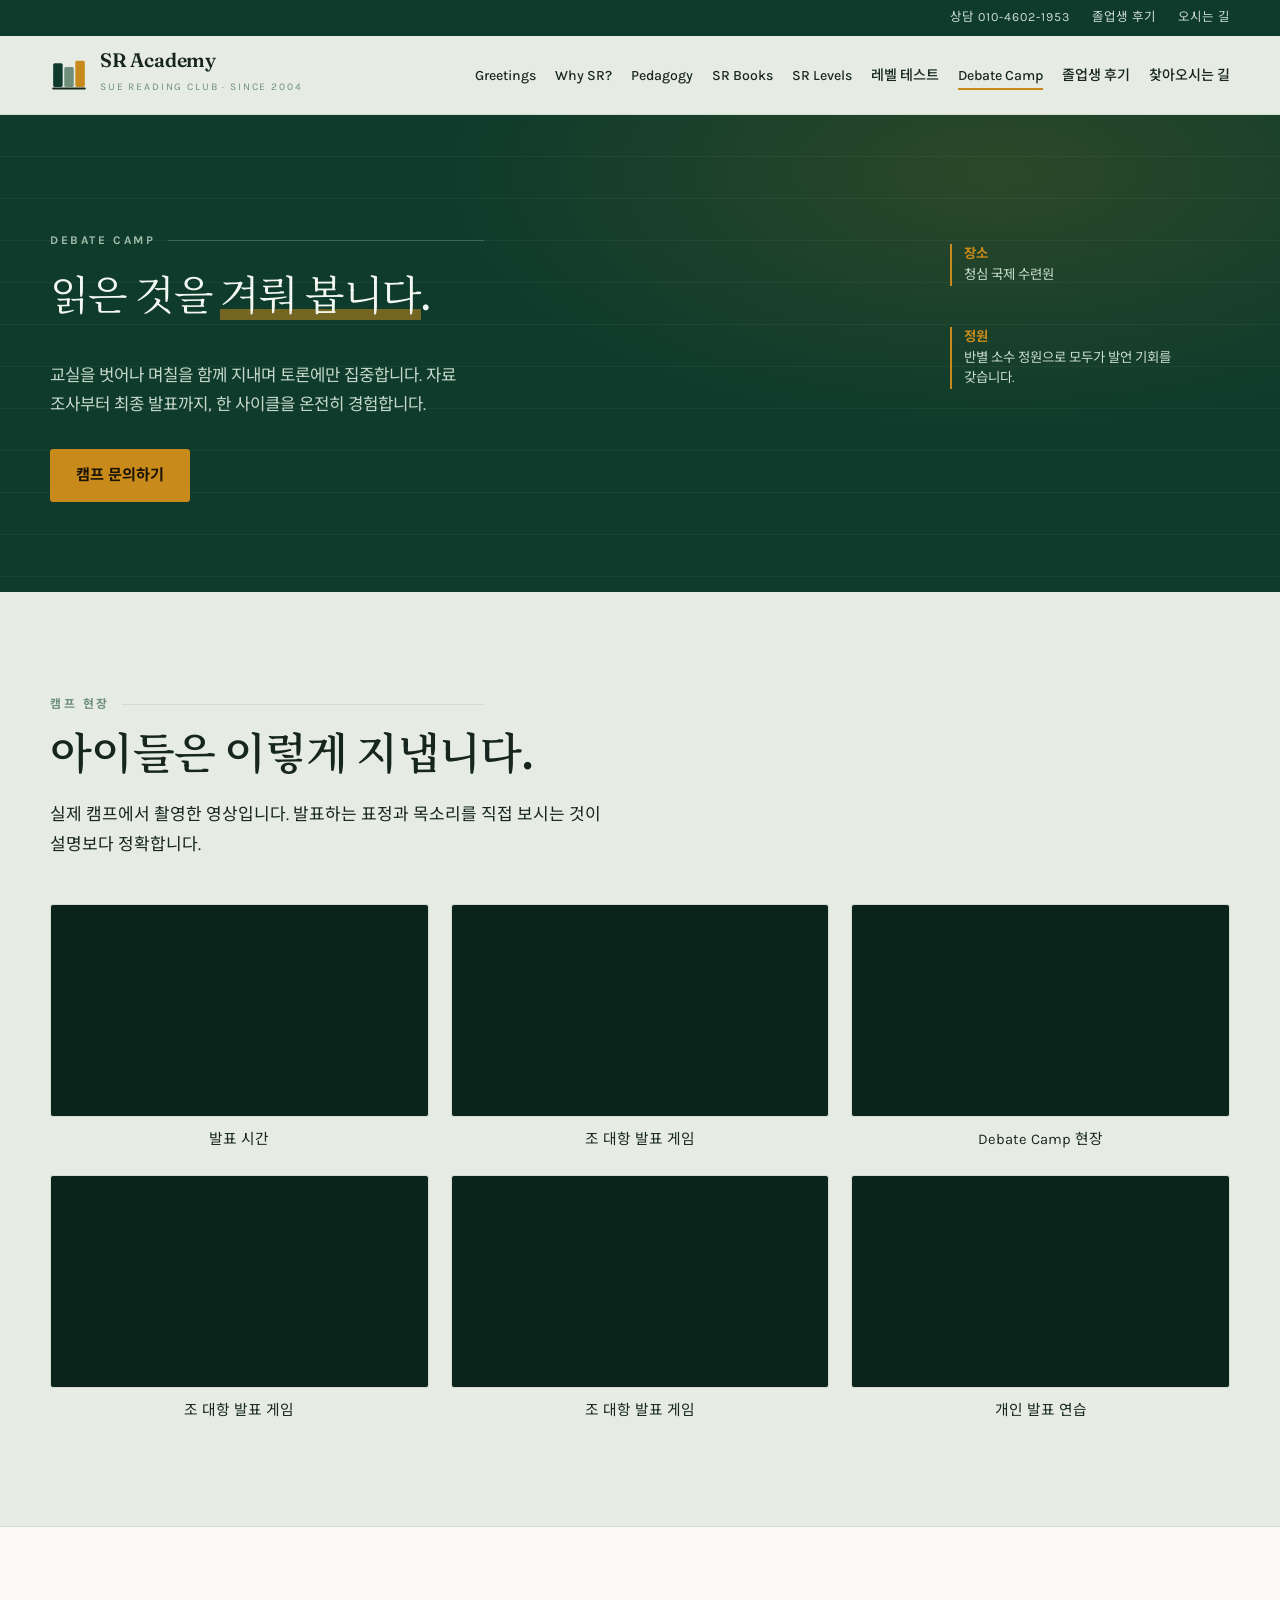
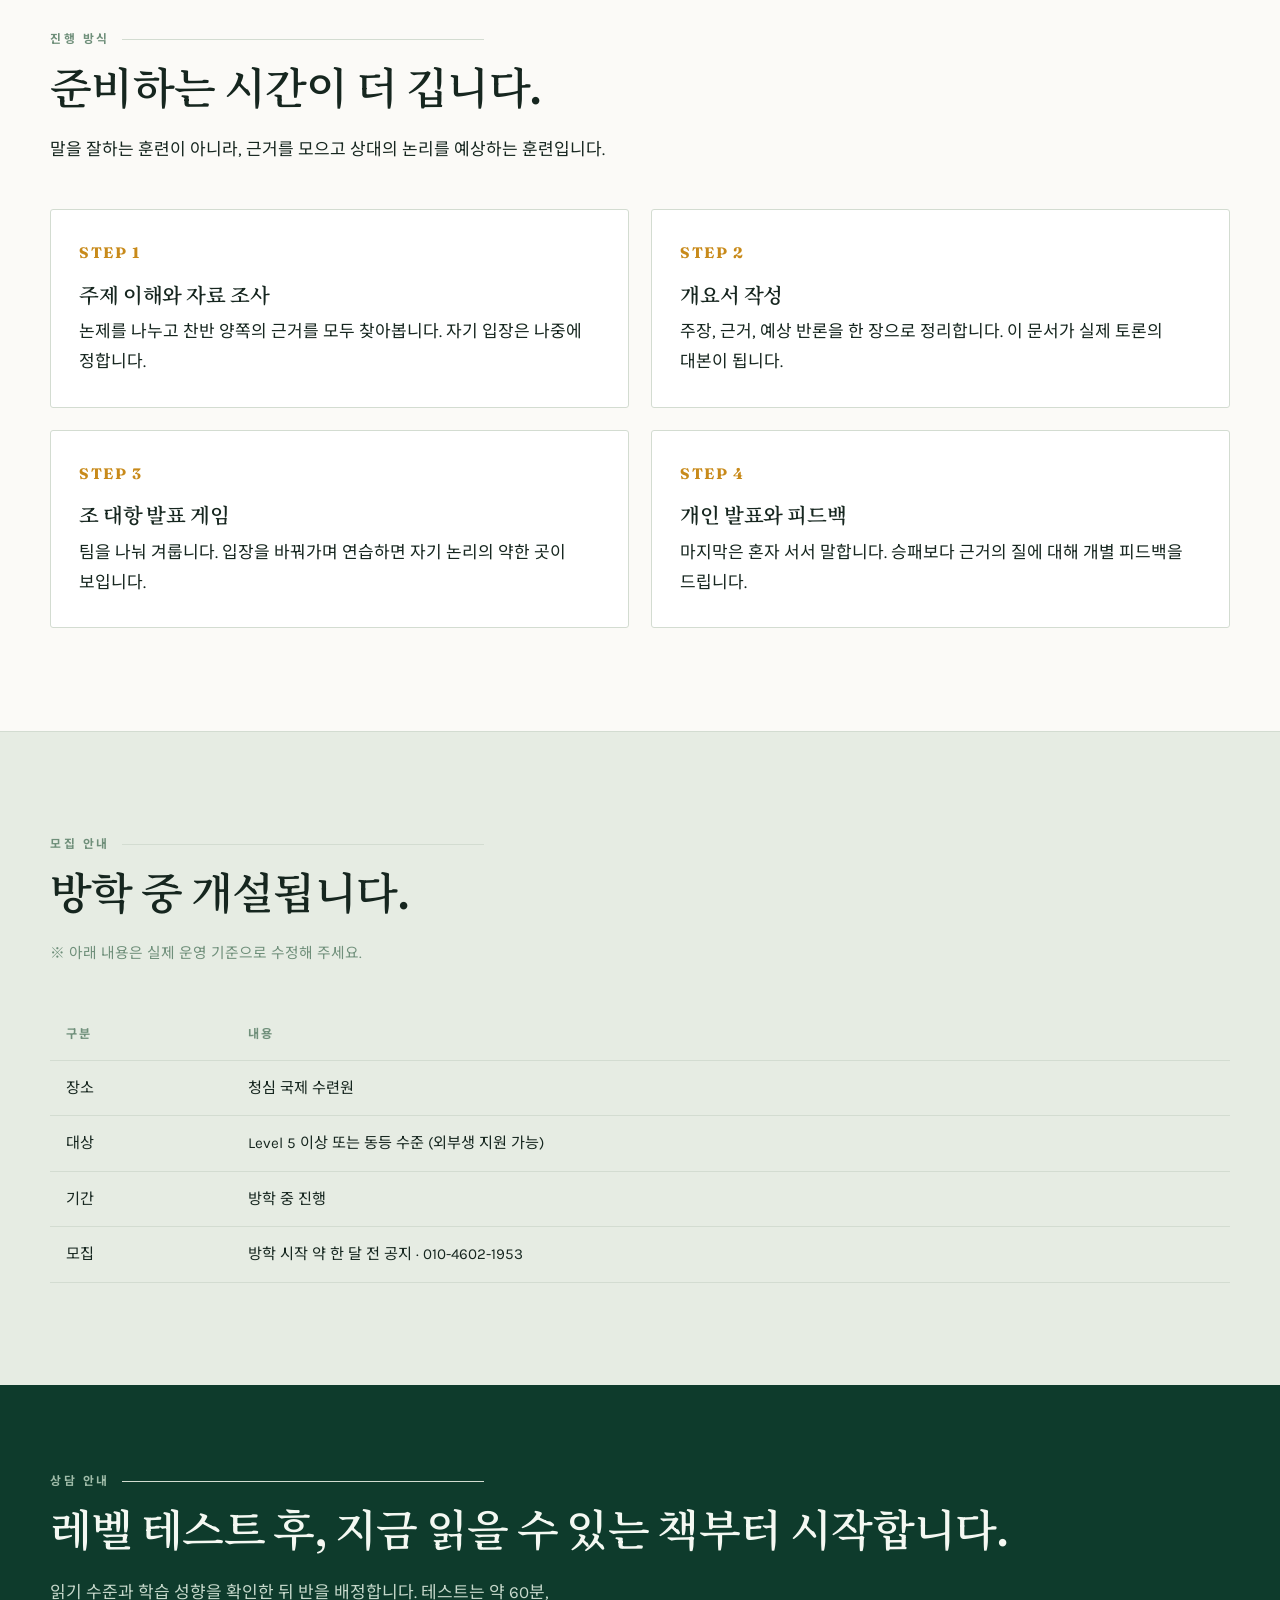
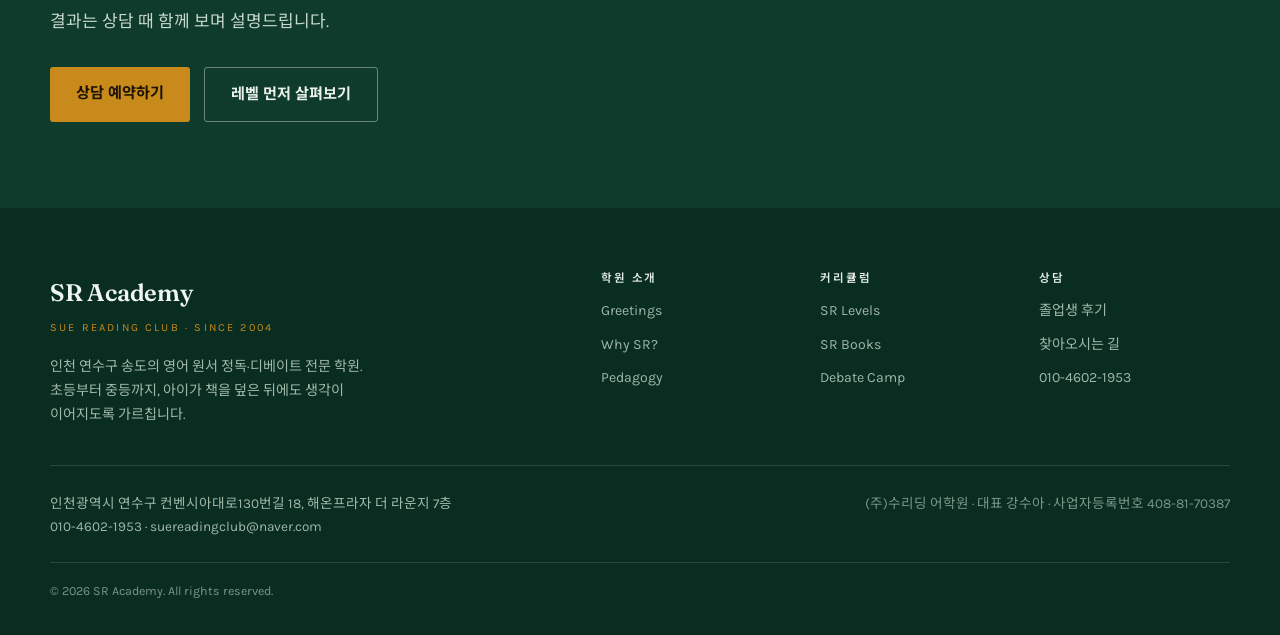
<file: debate-camp.html>
<!DOCTYPE html>
<html lang="ko">
<head>
<meta charset="utf-8">
<meta name="viewport" content="width=device-width, initial-scale=1">
<title>영어 디베이트 캠프 | 청심 국제 수련원 | SR Academy 수리딩어학원</title>
<meta name="description" content="송도 영어학원 수리딩어학원 방학 영어 디베이트 캠프. 청심 국제 수련원에서 자료 조사부터 조 대항 발표, 개인 발표까지 집중 토론 훈련. 초등 고학년·중등 대상.">
<link rel="canonical" href="https://suereadingclub.co.kr/debate-camp.html">
<meta name="author" content="SR Academy 수리딩어학원">
<meta name="robots" content="index, follow, max-image-preview:large">
<!-- 네이버 서치어드바이저 인증 코드를 받으면 아래 주석을 풀고 넣으세요 -->
<!-- <meta name="naver-site-verification" content="여기에인증코드"> -->
<meta property="og:url" content="https://suereadingclub.co.kr/debate-camp.html">
<meta property="og:image" content="https://suereadingclub.co.kr/assets/img/og-image.png">
<meta property="og:image:width" content="1200">
<meta property="og:image:height" content="630">
<meta name="twitter:card" content="summary_large_image">
<meta property="og:title" content="영어 디베이트 캠프 | 청심 국제 수련원 | SR Academy 수리딩어학원">
<meta property="og:description" content="송도 영어학원 수리딩어학원 방학 영어 디베이트 캠프. 청심 국제 수련원에서 자료 조사부터 조 대항 발표, 개인 발표까지 집중 토론 훈련. 초등 고학년·중등 대상.">
<meta property="og:type" content="website">
<meta property="og:site_name" content="SR Academy 수리딩어학원">
<meta property="og:locale" content="ko_KR">
<meta name="theme-color" content="#0E3B2C">
<link rel="icon" href="assets/img/favicon.svg" type="image/svg+xml">
<link rel="preconnect" href="https://fonts.googleapis.com">
<link rel="preconnect" href="https://fonts.gstatic.com" crossorigin>
<link href="https://fonts.googleapis.com/css2?family=Fraunces:opsz,wght@9..144,400;9..144,600;9..144,700&family=Karla:wght@400;500;700&family=Noto+Sans+KR:wght@400;500;700&family=Noto+Serif+KR:wght@500;600&display=swap" rel="stylesheet">
<link rel="stylesheet" href="assets/css/style.css">
<script type="application/ld+json">
{
  "@context": "https://schema.org",
  "@type": ["EducationalOrganization", "LocalBusiness"],
  "@id": "https://suereadingclub.co.kr/#organization",
  "name": "SR Academy 수리딩어학원",
  "alternateName": ["수리딩어학원", "Sue Reading Club", "SR Academy", "송도 수리딩"],
  "url": "https://suereadingclub.co.kr/",
  "logo": "https://suereadingclub.co.kr/assets/img/favicon.svg",
  "image": "https://suereadingclub.co.kr/assets/img/og-image.png",
  "foundingDate": "2004",
  "description": "인천 송도의 영어 원서 정독·디베이트 전문 학원. 초등학생부터 중학생까지 원서 완독과 토론, 에세이 쓰기로 영어의 깊이를 만듭니다.",
  "slogan": "Born to Read",
  "address": {
    "@type": "PostalAddress",
    "streetAddress": "컨벤시아대로130번길 18, 해온프라자 더 라운지 7층",
    "addressLocality": "연수구",
    "addressRegion": "인천광역시",
    "postalCode": "21998",
    "addressCountry": "KR"
  },
  "geo": {
    "@type": "GeoCoordinates",
    "latitude": 37.3894,
    "longitude": 126.6390
  },
  "telephone": "+82-10-4602-1953",
  "email": "suereadingclub@naver.com",
  "priceRange": "$$",
  "areaServed": [
    { "@type": "Place", "name": "인천 연수구 송도동" },
    { "@type": "Place", "name": "인천광역시 연수구" }
  ],
  "openingHoursSpecification": [
    {
      "@type": "OpeningHoursSpecification",
      "dayOfWeek": ["Monday","Tuesday","Wednesday","Thursday","Friday"],
      "opens": "14:00",
      "closes": "20:00"
    },
    {
      "@type": "OpeningHoursSpecification",
      "dayOfWeek": "Saturday",
      "opens": "10:00",
      "closes": "15:00"
    }
  ],
  "knowsLanguage": ["ko", "en"],
  "hasOfferCatalog": {
    "@type": "OfferCatalog",
    "name": "영어 교육 과정",
    "itemListElement": [
      { "@type": "Course", "name": "파닉스", "description": "글자와 소리의 규칙을 익히는 영어 읽기 입문 과정",
        "provider": { "@id": "https://suereadingclub.co.kr/#organization" } },
      { "@type": "Course", "name": "초등 원서 리딩", "description": "영어 원서를 한 권씩 완독하며 어휘·라이팅·문법을 함께 익히는 과정",
        "provider": { "@id": "https://suereadingclub.co.kr/#organization" } },
      { "@type": "Course", "name": "영어 디베이트", "description": "근거를 찾아 자기 관점을 세우고 설득하는 영어 토론 과정",
        "provider": { "@id": "https://suereadingclub.co.kr/#organization" } },
      { "@type": "Course", "name": "중등 내신·특목고 대비", "description": "학교 내신 문법과 서술형, 특목고·자사고 자소서와 면접 대비 과정",
        "provider": { "@id": "https://suereadingclub.co.kr/#organization" } }
    ]
  }
}
</script></head>
<body>

<a class="skip" href="#main">본문으로 건너뛰기</a>

<!-- ▼ 상단 바 (모든 페이지 공통) -->
<div class="topbar">
  <div class="wrap">
    <a href="tel:01046021953">상담 010-4602-1953</a>
    <a href="reviews.html">졸업생 후기</a>
    <a href="location.html">오시는 길</a>
  </div>
</div>

<header class="site-head">
  <div class="wrap head-inner">
    <a class="brand" href="index.html">
      <svg viewBox="0 0 48 48" aria-hidden="true" focusable="false">
  <rect x="4" y="9" width="12" height="30" rx="2" fill="#0E3B2C"/>
  <rect x="18" y="14" width="12" height="25" rx="2" fill="#6F8F7A"/>
  <rect x="32" y="6" width="12" height="33" rx="2" fill="#C88A1A"/>
  <path d="M4 41h40" stroke="#16261F" stroke-width="2.4" stroke-linecap="round"/>
</svg>
      <span class="brand-text">
        <b>SR Academy</b>
        <span class="brand-sub">Sue Reading Club · Since 2004</span>
      </span>
    </a>
    <button class="nav-toggle" aria-expanded="false" aria-controls="site-nav">메뉴</button>
    <nav class="nav" id="site-nav" aria-label="주요 메뉴">
      <ul>
          <li><a href="index.html">Greetings</a></li>
          <li><a href="why-sr.html">Why SR?</a></li>
          <li><a href="pedagogy.html">Pedagogy</a></li>
          <li><a href="books.html">SR Books</a></li>
          <li><a href="levels.html">SR Levels</a></li>
          <li><a href="level-test.html">레벨 테스트</a></li>
          <li><a href="debate-camp.html">Debate Camp</a></li>
          <li><a href="reviews.html">졸업생 후기</a></li>
          <li><a href="location.html">찾아오시는 길</a></li>
      </ul>
    </nav>
  </div>
</header>
<!-- ▲ 상단 바 끝 -->

<main id="main">

<section class="hero">
  <div class="wrap">
    <div class="hero-grid">
      <div>
        <p class="eyebrow">Debate Camp</p>
        <h1 class="passage">읽은 것을 <span class="u">겨뤄 봅니다</span>.</h1>
        <p class="hero-sub">
          교실을 벗어나 며칠을 함께 지내며 토론에만 집중합니다.
          자료 조사부터 최종 발표까지, 한 사이클을 온전히 경험합니다.
        </p>
        <div class="btn-row">
          <a class="btn btn-primary" href="tel:01046021953">캠프 문의하기</a>
        </div>
      </div>
      <div class="hero-notes">
        <p class="note"><em>장소</em><br>청심 국제 수련원</p>
        <p class="note"><em>정원</em><br>반별 소수 정원으로 모두가 발언 기회를 갖습니다.</p>
      </div>
    </div>
  </div>
</section>

<section class="section">
  <div class="wrap">
    <div class="section-head reveal">
      <p class="eyebrow">캠프 현장</p>
      <h2>아이들은 이렇게 지냅니다.</h2>
      <p>실제 캠프에서 촬영한 영상입니다. 발표하는 표정과 목소리를 직접 보시는 것이 설명보다 정확합니다.</p>
    </div>
    <div class="vids">
      <figure class="vid reveal">
        <div class="video">
          <iframe src="https://www.youtube-nocookie.com/embed/i86PmsiW2qk"
                  title="발표 시간" loading="lazy"
                  allow="accelerometer; clipboard-write; encrypted-media; gyroscope; picture-in-picture"
                  allowfullscreen></iframe>
        </div>
        <figcaption>발표 시간</figcaption>
      </figure>
      <figure class="vid reveal">
        <div class="video">
          <iframe src="https://www.youtube-nocookie.com/embed/QVQHWnhsDI0"
                  title="조 대항 발표 게임" loading="lazy"
                  allow="accelerometer; clipboard-write; encrypted-media; gyroscope; picture-in-picture"
                  allowfullscreen></iframe>
        </div>
        <figcaption>조 대항 발표 게임</figcaption>
      </figure>
      <figure class="vid reveal">
        <div class="video">
          <iframe src="https://www.youtube-nocookie.com/embed/Z2XKh5n2uC0"
                  title="Debate Camp 현장" loading="lazy"
                  allow="accelerometer; clipboard-write; encrypted-media; gyroscope; picture-in-picture"
                  allowfullscreen></iframe>
        </div>
        <figcaption>Debate Camp 현장</figcaption>
      </figure>
      <figure class="vid reveal">
        <div class="video">
          <iframe src="https://www.youtube-nocookie.com/embed/6FiI9M2yCWc"
                  title="조 대항 발표 게임" loading="lazy"
                  allow="accelerometer; clipboard-write; encrypted-media; gyroscope; picture-in-picture"
                  allowfullscreen></iframe>
        </div>
        <figcaption>조 대항 발표 게임</figcaption>
      </figure>
      <figure class="vid reveal">
        <div class="video">
          <iframe src="https://www.youtube-nocookie.com/embed/Qm7_eIlQa8I"
                  title="조 대항 발표 게임" loading="lazy"
                  allow="accelerometer; clipboard-write; encrypted-media; gyroscope; picture-in-picture"
                  allowfullscreen></iframe>
        </div>
        <figcaption>조 대항 발표 게임</figcaption>
      </figure>
      <figure class="vid reveal">
        <div class="video">
          <iframe src="https://www.youtube-nocookie.com/embed/PhoVQHkJ2dg"
                  title="개인 발표 연습" loading="lazy"
                  allow="accelerometer; clipboard-write; encrypted-media; gyroscope; picture-in-picture"
                  allowfullscreen></iframe>
        </div>
        <figcaption>개인 발표 연습</figcaption>
      </figure>
    </div>
  </div>
</section>

<section class="section section--card">
  <div class="wrap">
    <div class="section-head reveal">
      <p class="eyebrow">진행 방식</p>
      <h2>준비하는 시간이 더 깁니다.</h2>
      <p>말을 잘하는 훈련이 아니라, 근거를 모으고 상대의 논리를 예상하는 훈련입니다.</p>
    </div>
    <div class="grid grid-2 reveal">
      <article class="card">
        <p class="card-num">STEP 1</p>
        <h3>주제 이해와 자료 조사</h3>
        <p>논제를 나누고 찬반 양쪽의 근거를 모두 찾아봅니다. 자기 입장은 나중에 정합니다.</p>
      </article>
      <article class="card">
        <p class="card-num">STEP 2</p>
        <h3>개요서 작성</h3>
        <p>주장, 근거, 예상 반론을 한 장으로 정리합니다. 이 문서가 실제 토론의 대본이 됩니다.</p>
      </article>
      <article class="card">
        <p class="card-num">STEP 3</p>
        <h3>조 대항 발표 게임</h3>
        <p>팀을 나눠 겨룹니다. 입장을 바꿔가며 연습하면 자기 논리의 약한 곳이 보입니다.</p>
      </article>
      <article class="card">
        <p class="card-num">STEP 4</p>
        <h3>개인 발표와 피드백</h3>
        <p>마지막은 혼자 서서 말합니다. 승패보다 근거의 질에 대해 개별 피드백을 드립니다.</p>
      </article>
    </div>
  </div>
</section>

<section class="section">
  <div class="wrap">
    <div class="section-head reveal">
      <p class="eyebrow">모집 안내</p>
      <h2>방학 중 개설됩니다.</h2>
      <p class="small">※ 아래 내용은 실제 운영 기준으로 수정해 주세요.</p>
    </div>
    <div class="reveal">
      <table class="table">
        <thead><tr><th>구분</th><th>내용</th></tr></thead>
        <tbody>
          <tr><td>장소</td><td>청심 국제 수련원</td></tr>
          <tr><td>대상</td><td>Level 5 이상 또는 동등 수준 (외부생 지원 가능)</td></tr>
          <tr><td>기간</td><td>방학 중 진행</td></tr>
          <tr><td>모집</td><td>방학 시작 약 한 달 전 공지 · 010-4602-1953</td></tr>
        </tbody>
      </table>
    </div>
  </div>
</section>

<section class="cta">
  <div class="wrap">
    <p class="eyebrow" style="color:#9FBCA9">상담 안내</p>
    <h2>레벨 테스트 후, 지금 읽을 수 있는 책부터 시작합니다.</h2>
    <p style="max-width:52ch">읽기 수준과 학습 성향을 확인한 뒤 반을 배정합니다. 테스트는 약 60분, 결과는 상담 때 함께 보며 설명드립니다.</p>
    <div class="btn-row">
      <a class="btn btn-primary" href="location.html">상담 예약하기</a>
      <a class="btn btn-ghost" href="levels.html">레벨 먼저 살펴보기</a>
    </div>
  </div>
</section>
</main>

<!-- ▼ 하단 (모든 페이지 공통) -->
<footer class="site-foot">
  <div class="wrap">
    <div class="foot-top">
      <div class="foot-brand">
        <p class="foot-mark">SR Academy</p>
        <p class="foot-tag">Sue Reading Club · Since 2004</p>
        <p class="foot-desc">
          인천 연수구 송도의 영어 원서 정독·디베이트 전문 학원.<br>
          초등부터 중등까지, 아이가 책을 덮은 뒤에도 생각이 이어지도록 가르칩니다.
        </p>
      </div>

      <nav class="foot-nav" aria-label="사이트 메뉴">
        <div>
          <h4>학원 소개</h4>
          <ul>
            <li><a href="index.html">Greetings</a></li>
            <li><a href="why-sr.html">Why SR?</a></li>
            <li><a href="pedagogy.html">Pedagogy</a></li>
          </ul>
        </div>
        <div>
          <h4>커리큘럼</h4>
          <ul>
            <li><a href="levels.html">SR Levels</a></li>
            <li><a href="books.html">SR Books</a></li>
            <li><a href="debate-camp.html">Debate Camp</a></li>
          </ul>
        </div>
        <div>
          <h4>상담</h4>
          <ul>
            <li><a href="reviews.html">졸업생 후기</a></li>
            <li><a href="location.html">찾아오시는 길</a></li>
            <li><a href="tel:01046021953">010-4602-1953</a></li>
          </ul>
        </div>
      </nav>
    </div>

    <div class="foot-contact">
      <p>
        인천광역시 연수구 컨벤시아대로130번길 18, 해온프라자 더 라운지 7층<br>
        <a href="tel:01046021953">010-4602-1953</a> · <a href="mailto:suereadingclub@naver.com">suereadingclub@naver.com</a>
      </p>
      <p class="foot-biz">
        (주)수리딩 어학원 · 대표 강수아 · 사업자등록번호 408-81-70387
      </p>
    </div>

    <div class="foot-bottom">
      © <span data-year>2026</span> SR Academy. All rights reserved.
    </div>
  </div>
</footer>
<!-- ▲ 하단 끝 -->

<script src="assets/js/main.js"></script>
</body>
</html>
</file>
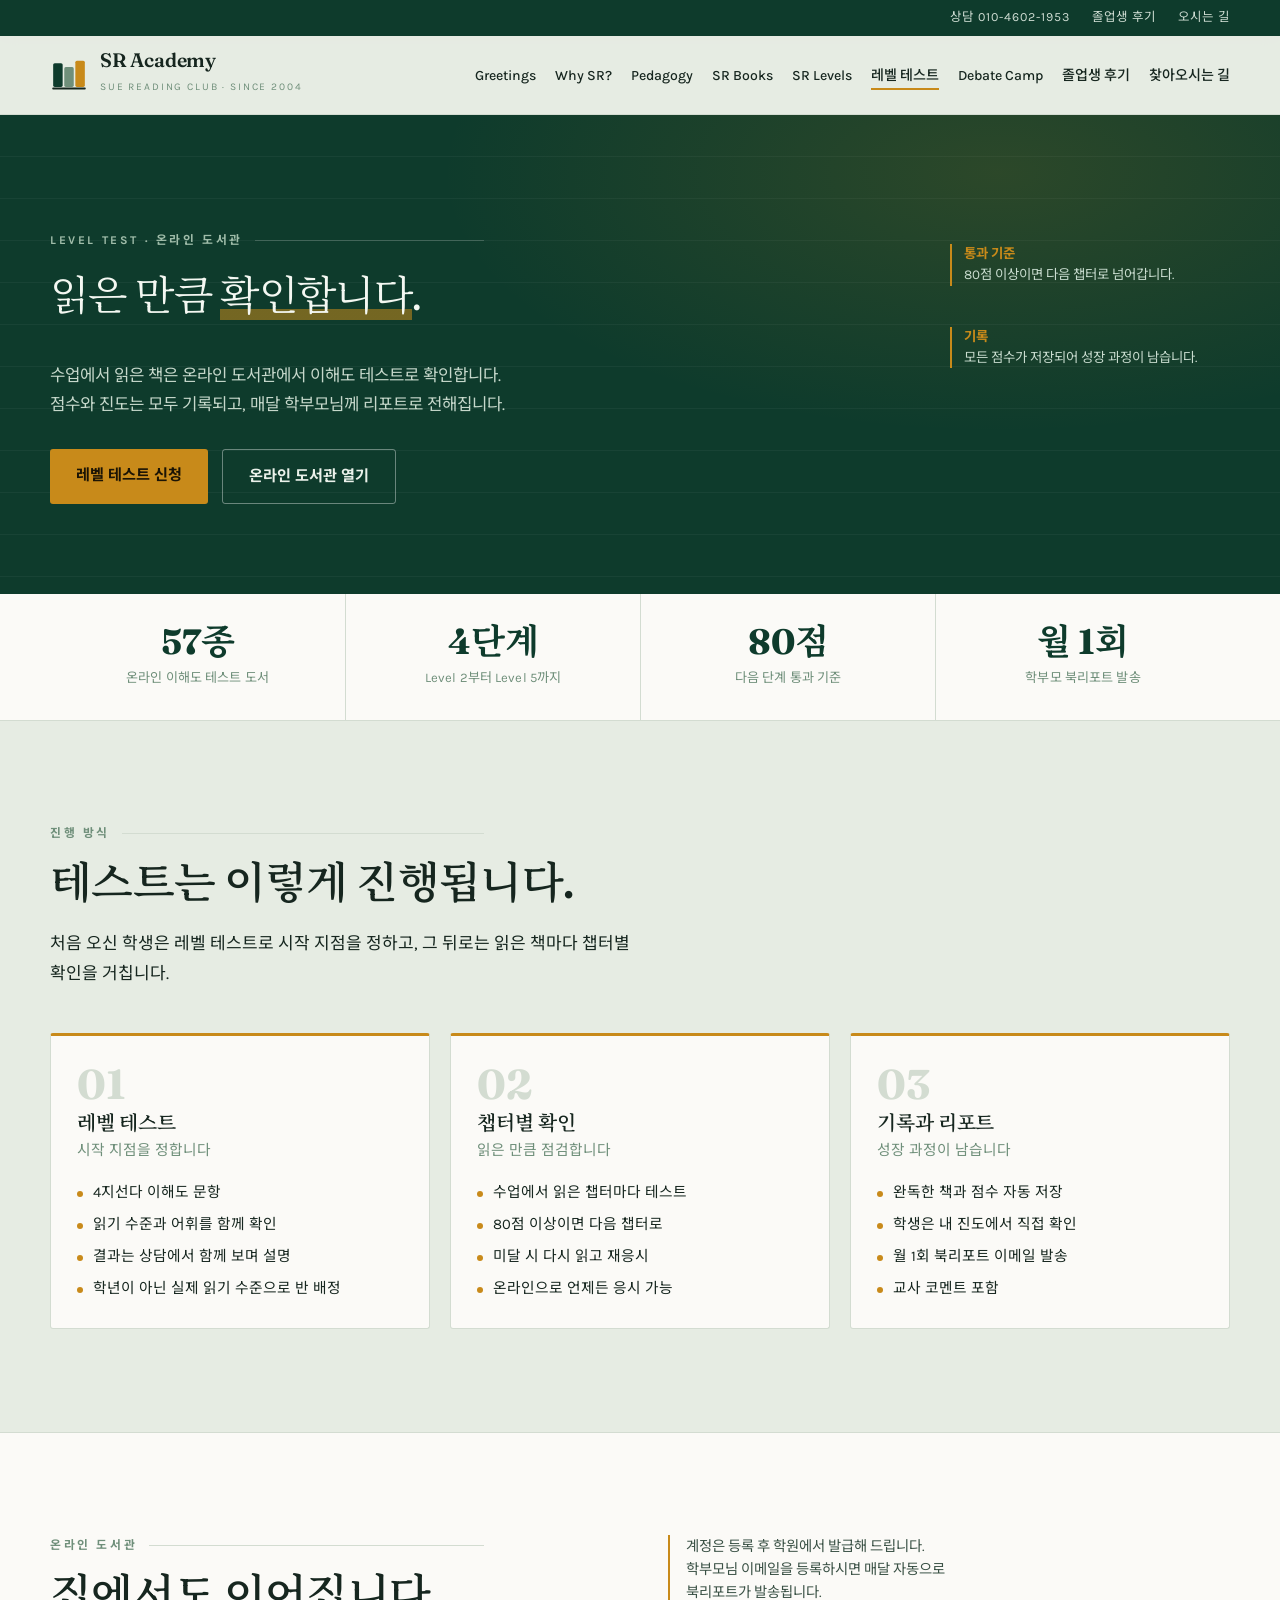
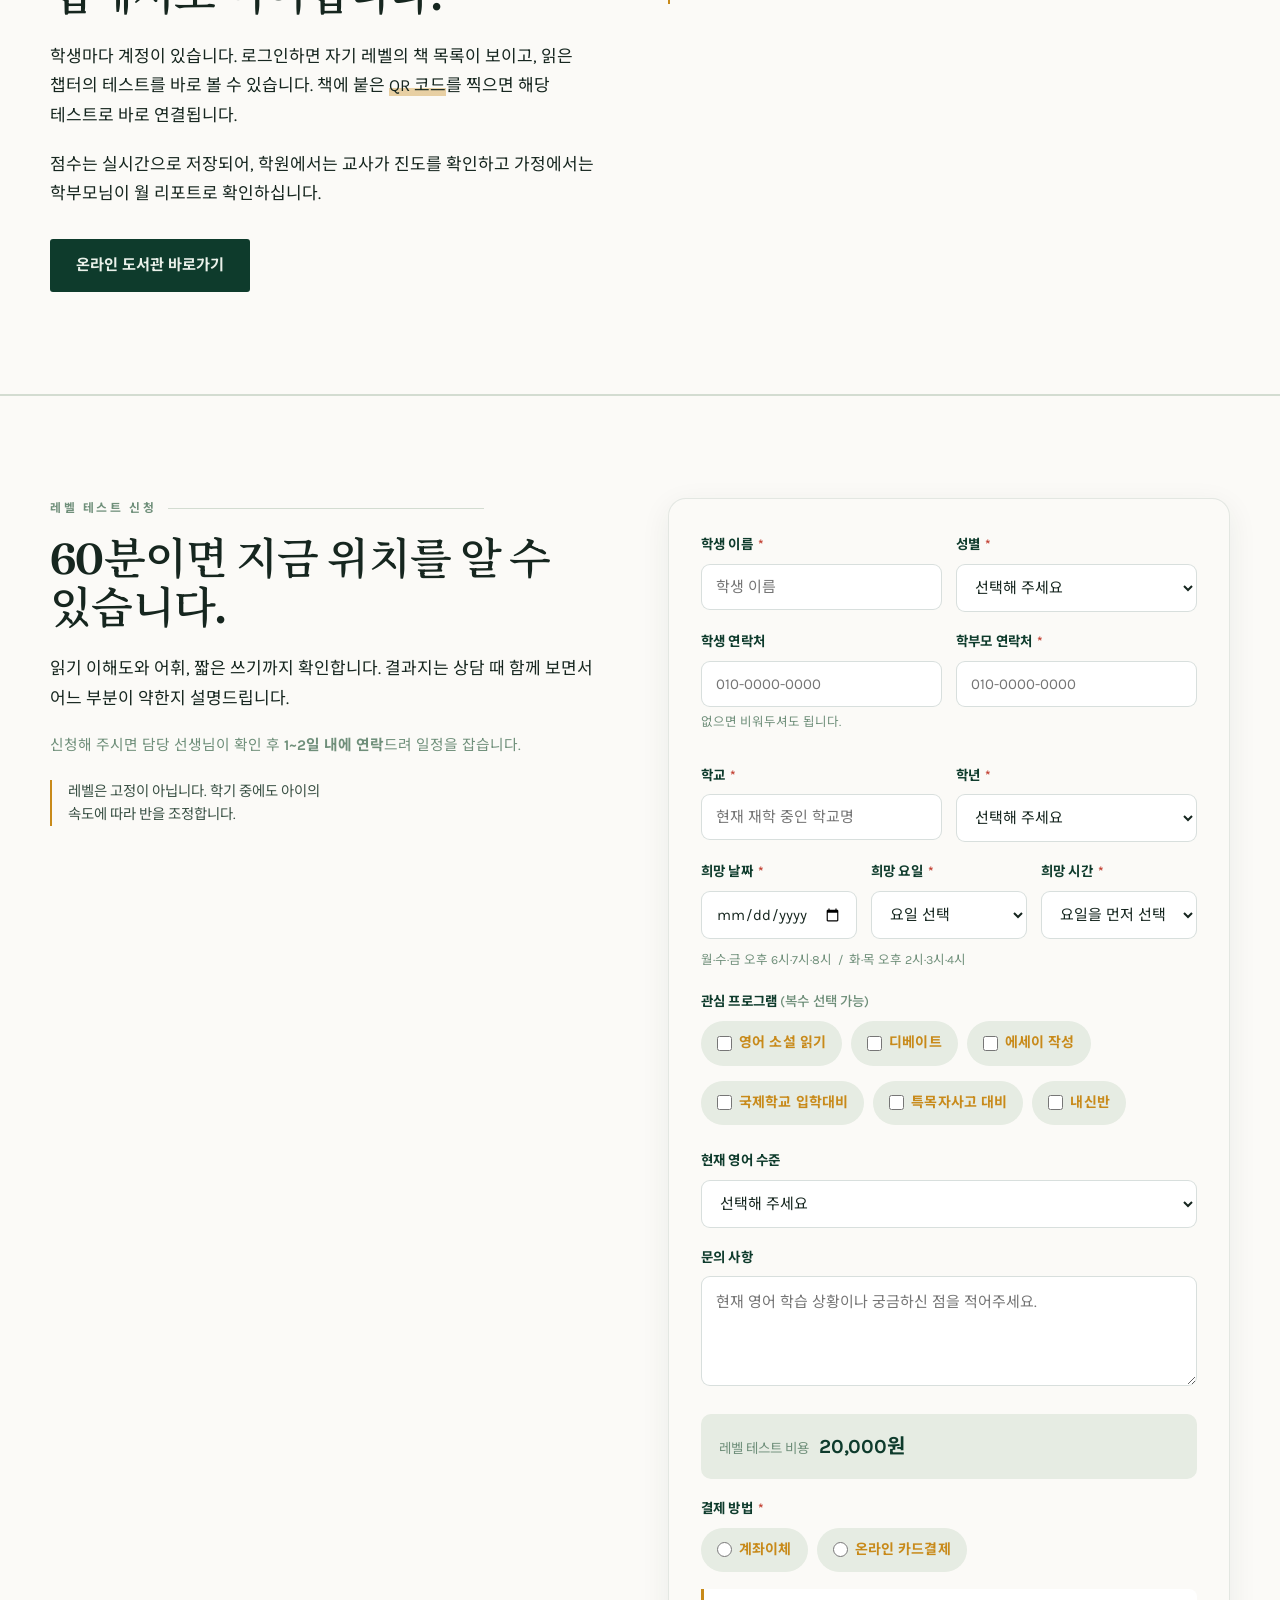
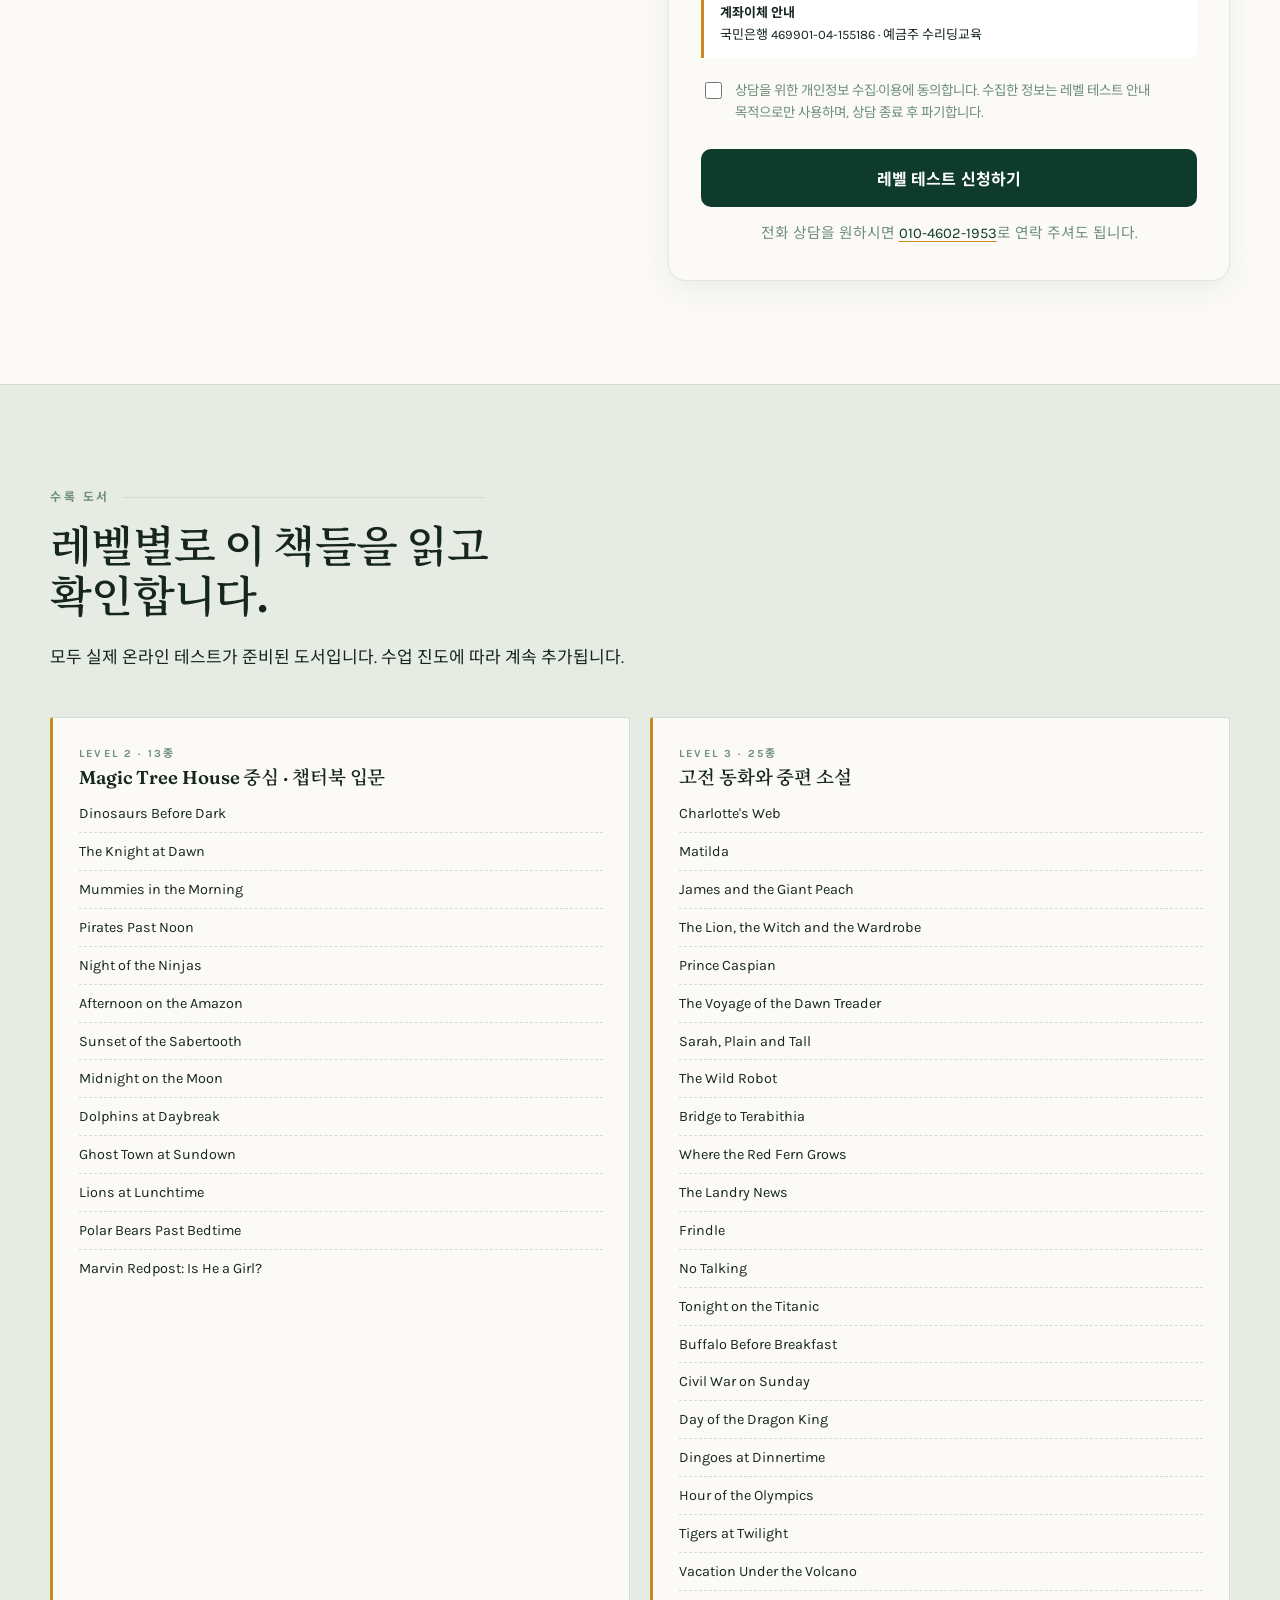
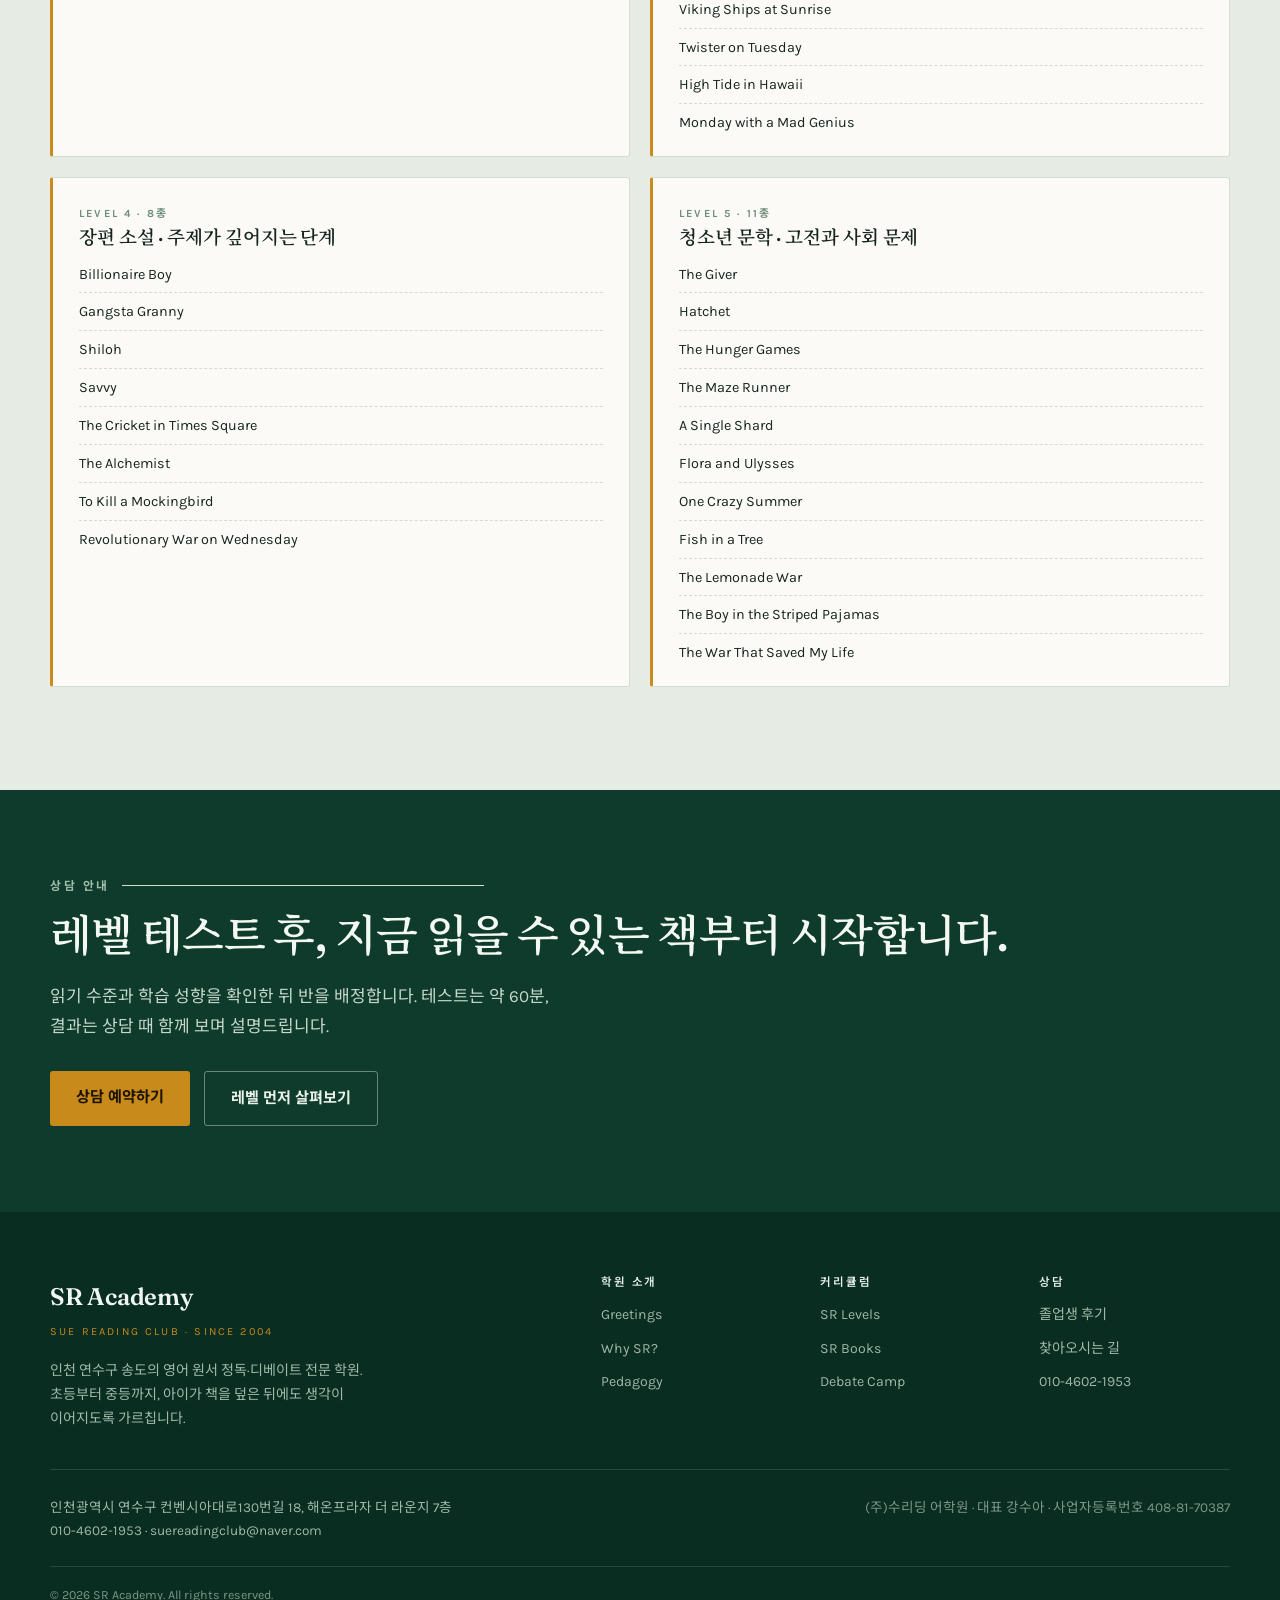
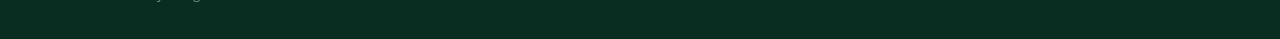
<file: level-test.html>
<!DOCTYPE html>
<html lang="ko">
<head>
<meta charset="utf-8">
<meta name="viewport" content="width=device-width, initial-scale=1">
<title>영어 레벨 테스트 신청 | 송도 영어학원 | SR Academy 수리딩어학원</title>
<meta name="description" content="송도 수리딩어학원 영어 레벨 테스트 신청. 읽기 이해도·어휘·쓰기를 확인해 아이의 시작 단계를 정합니다. 온라인 도서관에서 원서 57종 챕터별 이해도 테스트를 운영합니다.">
<link rel="canonical" href="https://suereadingclub.co.kr/level-test.html">
<meta name="author" content="SR Academy 수리딩어학원">
<meta name="robots" content="index, follow, max-image-preview:large">
<!-- 네이버 서치어드바이저 인증 코드를 받으면 아래 주석을 풀고 넣으세요 -->
<!-- <meta name="naver-site-verification" content="여기에인증코드"> -->
<meta property="og:url" content="https://suereadingclub.co.kr/level-test.html">
<meta property="og:image" content="https://suereadingclub.co.kr/assets/img/og-image.png">
<meta property="og:image:width" content="1200">
<meta property="og:image:height" content="630">
<meta name="twitter:card" content="summary_large_image">
<meta property="og:title" content="영어 레벨 테스트 신청 | 송도 영어학원 | SR Academy 수리딩어학원">
<meta property="og:description" content="송도 수리딩어학원 영어 레벨 테스트 신청. 읽기 이해도·어휘·쓰기를 확인해 아이의 시작 단계를 정합니다. 온라인 도서관에서 원서 57종 챕터별 이해도 테스트를 운영합니다.">
<meta property="og:type" content="website">
<meta property="og:site_name" content="SR Academy 수리딩어학원">
<meta property="og:locale" content="ko_KR">
<meta name="theme-color" content="#0E3B2C">
<link rel="icon" href="assets/img/favicon.svg" type="image/svg+xml">
<link rel="preconnect" href="https://fonts.googleapis.com">
<link rel="preconnect" href="https://fonts.gstatic.com" crossorigin>
<link href="https://fonts.googleapis.com/css2?family=Fraunces:opsz,wght@9..144,400;9..144,600;9..144,700&family=Karla:wght@400;500;700&family=Noto+Sans+KR:wght@400;500;700&family=Noto+Serif+KR:wght@500;600&display=swap" rel="stylesheet">
<link rel="stylesheet" href="assets/css/style.css">
<script type="application/ld+json">
{
  "@context": "https://schema.org",
  "@type": ["EducationalOrganization", "LocalBusiness"],
  "@id": "https://suereadingclub.co.kr/#organization",
  "name": "SR Academy 수리딩어학원",
  "alternateName": ["수리딩어학원", "Sue Reading Club", "SR Academy", "송도 수리딩"],
  "url": "https://suereadingclub.co.kr/",
  "logo": "https://suereadingclub.co.kr/assets/img/favicon.svg",
  "image": "https://suereadingclub.co.kr/assets/img/og-image.png",
  "foundingDate": "2004",
  "description": "인천 송도의 영어 원서 정독·디베이트 전문 학원. 초등학생부터 중학생까지 원서 완독과 토론, 에세이 쓰기로 영어의 깊이를 만듭니다.",
  "slogan": "Born to Read",
  "address": {
    "@type": "PostalAddress",
    "streetAddress": "컨벤시아대로130번길 18, 해온프라자 더 라운지 7층",
    "addressLocality": "연수구",
    "addressRegion": "인천광역시",
    "postalCode": "21998",
    "addressCountry": "KR"
  },
  "geo": {
    "@type": "GeoCoordinates",
    "latitude": 37.3894,
    "longitude": 126.6390
  },
  "telephone": "+82-10-4602-1953",
  "email": "suereadingclub@naver.com",
  "priceRange": "$$",
  "areaServed": [
    { "@type": "Place", "name": "인천 연수구 송도동" },
    { "@type": "Place", "name": "인천광역시 연수구" }
  ],
  "openingHoursSpecification": [
    {
      "@type": "OpeningHoursSpecification",
      "dayOfWeek": ["Monday","Tuesday","Wednesday","Thursday","Friday"],
      "opens": "14:00",
      "closes": "20:00"
    },
    {
      "@type": "OpeningHoursSpecification",
      "dayOfWeek": "Saturday",
      "opens": "10:00",
      "closes": "15:00"
    }
  ],
  "knowsLanguage": ["ko", "en"],
  "hasOfferCatalog": {
    "@type": "OfferCatalog",
    "name": "영어 교육 과정",
    "itemListElement": [
      { "@type": "Course", "name": "파닉스", "description": "글자와 소리의 규칙을 익히는 영어 읽기 입문 과정",
        "provider": { "@id": "https://suereadingclub.co.kr/#organization" } },
      { "@type": "Course", "name": "초등 원서 리딩", "description": "영어 원서를 한 권씩 완독하며 어휘·라이팅·문법을 함께 익히는 과정",
        "provider": { "@id": "https://suereadingclub.co.kr/#organization" } },
      { "@type": "Course", "name": "영어 디베이트", "description": "근거를 찾아 자기 관점을 세우고 설득하는 영어 토론 과정",
        "provider": { "@id": "https://suereadingclub.co.kr/#organization" } },
      { "@type": "Course", "name": "중등 내신·특목고 대비", "description": "학교 내신 문법과 서술형, 특목고·자사고 자소서와 면접 대비 과정",
        "provider": { "@id": "https://suereadingclub.co.kr/#organization" } }
    ]
  }
}
</script><style>
/* ---- 레벨테스트 신청 폼 (확장판) ---- */
.applyform.af-wrap{background:var(--card,#FBFAF7);border:1px solid rgba(14,59,44,.10);
  border-radius:18px;padding:34px 32px;box-shadow:0 8px 30px rgba(14,59,44,.07)}
.applyform .af-grid{display:grid;grid-template-columns:1fr 1fr;gap:14px}
.applyform .af-grid3{display:grid;grid-template-columns:1fr 1fr 1fr;gap:14px;width:100%}
.applyform .af-grid3 .af-row{min-width:0}
.applyform .af-grid3 input,.applyform .af-grid3 select{width:100%;box-sizing:border-box}
.applyform .af-row{margin-bottom:18px}
.applyform .af-label{display:block;font-size:13.5px;font-weight:700;
  color:var(--bottle,#0E3B2C);margin-bottom:7px;letter-spacing:.01em}
.applyform .af-req{color:#C0392B;margin-left:2px}
.applyform input[type=text],.applyform input[type=tel],.applyform input[type=date],
.applyform select,.applyform textarea{
  width:100%;box-sizing:border-box;padding:13px 14px;
  border:1px solid rgba(14,59,44,.16);border-radius:9px;
  font-size:15px;font-family:inherit;background:#fff;color:#16261F;
  transition:border-color .2s,box-shadow .2s}
.applyform input:focus,.applyform select:focus,.applyform textarea:focus{
  outline:none;border-color:var(--bottle,#0E3B2C);box-shadow:0 0 0 3px rgba(14,59,44,.10)}
.applyform input[aria-invalid=true],.applyform select[aria-invalid=true]{
  border-color:#C0392B;box-shadow:0 0 0 3px rgba(192,57,43,.10)}
.applyform textarea{min-height:110px;resize:vertical}
.applyform .af-hint{font-size:12.5px;color:var(--moss,#6F8F7A);margin-top:6px;line-height:1.55}

.applyform .af-checks{display:flex;flex-wrap:wrap;gap:9px}
.applyform .af-chip{display:inline-flex;align-items:center;gap:7px;padding:9px 15px;
  background:var(--sage,#E6ECE3);border:1px solid transparent;border-radius:100px;
  font-size:14px;color:#16261F;cursor:pointer;transition:all .18s}
.applyform .af-chip:hover{border-color:rgba(14,59,44,.25)}
.applyform .af-chip input{width:15px;height:15px;accent-color:var(--bottle,#0E3B2C);
  cursor:pointer;margin:0}
.applyform .af-chip:has(input:checked){background:var(--bottle,#0E3B2C);color:#fff}

.applyform .af-fee{display:flex;align-items:baseline;gap:10px;padding:15px 18px;
  background:var(--sage,#E6ECE3);border-radius:10px;margin-bottom:18px}
.applyform .af-fee b{font-size:20px;color:var(--bottle,#0E3B2C);letter-spacing:-.01em}
.applyform .af-fee span{font-size:13.5px;color:var(--moss,#6F8F7A)}
.applyform .af-bank{font-size:13px;color:#16261F;line-height:1.65;margin-top:11px;
  padding:13px 16px;background:#fff;border-left:3px solid var(--marigold,#C88A1A);
  border-radius:0 8px 8px 0}

.applyform .af-agree{display:flex;gap:10px;align-items:flex-start;margin:22px 0 4px;
  font-size:13.5px;color:var(--moss,#6F8F7A);line-height:1.65;cursor:pointer}
.applyform .af-agree input{width:17px;height:17px;flex-shrink:0;margin-top:2px;
  accent-color:var(--bottle,#0E3B2C);cursor:pointer}

.applyform #afSubmit{width:100%;margin-top:20px;padding:17px;border:none;border-radius:10px;
  background:var(--bottle,#0E3B2C);color:#fff;font-size:16px;font-weight:700;
  font-family:inherit;cursor:pointer;transition:all .2s;letter-spacing:.01em}
.applyform #afSubmit:hover:not(:disabled){background:#0A2D22;transform:translateY(-2px);
  box-shadow:0 10px 26px rgba(14,59,44,.24)}
.applyform #afSubmit:disabled{opacity:.55;cursor:not-allowed;transform:none;box-shadow:none}

.applyform .af-msg{display:none;margin-top:15px;padding:13px 16px;border-radius:9px;
  font-size:14px;line-height:1.6}
.applyform .af-msg.show{display:block}
.applyform .af-msg.ok{background:var(--sage,#E6ECE3);color:var(--bottle,#0E3B2C)}
.applyform .af-msg.err{background:#FBEAE8;color:#A93226}
.applyform .af-alt{margin-top:14px;text-align:center}

@media (max-width:720px){
  .applyform.af-wrap{padding:26px 20px}
  .applyform .af-grid,.applyform .af-grid3{grid-template-columns:1fr;gap:0}
}
</style>
</head>
<body>

<a class="skip" href="#main">본문으로 건너뛰기</a>

<!-- ▼ 상단 바 (모든 페이지 공통) -->
<div class="topbar">
  <div class="wrap">
    <a href="tel:01046021953">상담 010-4602-1953</a>
    <a href="reviews.html">졸업생 후기</a>
    <a href="location.html">오시는 길</a>
  </div>
</div>

<header class="site-head">
  <div class="wrap head-inner">
    <a class="brand" href="index.html">
      <svg viewBox="0 0 48 48" aria-hidden="true" focusable="false">
  <rect x="4" y="9" width="12" height="30" rx="2" fill="#0E3B2C"/>
  <rect x="18" y="14" width="12" height="25" rx="2" fill="#6F8F7A"/>
  <rect x="32" y="6" width="12" height="33" rx="2" fill="#C88A1A"/>
  <path d="M4 41h40" stroke="#16261F" stroke-width="2.4" stroke-linecap="round"/>
</svg>
      <span class="brand-text">
        <b>SR Academy</b>
        <span class="brand-sub">Sue Reading Club · Since 2004</span>
      </span>
    </a>
    <button class="nav-toggle" aria-expanded="false" aria-controls="site-nav">메뉴</button>
    <nav class="nav" id="site-nav" aria-label="주요 메뉴">
      <ul>
          <li><a href="index.html">Greetings</a></li>
          <li><a href="why-sr.html">Why SR?</a></li>
          <li><a href="pedagogy.html">Pedagogy</a></li>
          <li><a href="books.html">SR Books</a></li>
          <li><a href="levels.html">SR Levels</a></li>
          <li><a href="level-test.html">레벨 테스트</a></li>
          <li><a href="debate-camp.html">Debate Camp</a></li>
          <li><a href="reviews.html">졸업생 후기</a></li>
          <li><a href="location.html">찾아오시는 길</a></li>
      </ul>
    </nav>
  </div>
</header>
<!-- ▲ 상단 바 끝 -->

<main id="main">

<section class="hero">
  <div class="wrap">
    <div class="hero-grid">
      <div>
        <p class="eyebrow">Level Test · 온라인 도서관</p>
        <h1 class="passage">읽은 만큼 <span class="u">확인합니다</span>.</h1>
        <p class="hero-sub">
          수업에서 읽은 책은 온라인 도서관에서 이해도 테스트로 확인합니다.
          점수와 진도는 모두 기록되고, 매달 학부모님께 리포트로 전해집니다.
        </p>
        <div class="btn-row">
          <a class="btn btn-primary" href="#apply">레벨 테스트 신청</a>
          <a class="btn btn-ghost" href="https://library.suereadingclub.co.kr/" target="_blank" rel="noopener">온라인 도서관 열기</a>
        </div>
      </div>
      <div class="hero-notes">
        <p class="note"><em>통과 기준</em><br>80점 이상이면 다음 챕터로 넘어갑니다.</p>
        <p class="note"><em>기록</em><br>모든 점수가 저장되어 성장 과정이 남습니다.</p>
      </div>
    </div>
  </div>
</section>

<section class="factbar">
  <div class="wrap">
    <dl class="facts">
      <div><dt>57종</dt><dd>온라인 이해도 테스트 도서</dd></div>
      <div><dt>4단계</dt><dd>Level 2부터 Level 5까지</dd></div>
      <div><dt>80점</dt><dd>다음 단계 통과 기준</dd></div>
      <div><dt>월 1회</dt><dd>학부모 북리포트 발송</dd></div>
    </dl>
  </div>
</section>

<section class="section">
  <div class="wrap">
    <div class="section-head reveal">
      <p class="eyebrow">진행 방식</p>
      <h2>테스트는 이렇게 진행됩니다.</h2>
      <p>처음 오신 학생은 레벨 테스트로 시작 지점을 정하고, 그 뒤로는 읽은 책마다 챕터별 확인을 거칩니다.</p>
    </div>
    <div class="stages">
      <article class="stage reveal">
        <p class="stage-num">01</p>
        <h3>레벨 테스트</h3>
        <p class="stage-ko">시작 지점을 정합니다</p>
        <ul class="stage-list">
          <li>4지선다 이해도 문항</li>
          <li>읽기 수준과 어휘를 함께 확인</li>
          <li>결과는 상담에서 함께 보며 설명</li>
          <li>학년이 아닌 실제 읽기 수준으로 반 배정</li>
        </ul>
      </article>
      <article class="stage reveal">
        <p class="stage-num">02</p>
        <h3>챕터별 확인</h3>
        <p class="stage-ko">읽은 만큼 점검합니다</p>
        <ul class="stage-list">
          <li>수업에서 읽은 챕터마다 테스트</li>
          <li>80점 이상이면 다음 챕터로</li>
          <li>미달 시 다시 읽고 재응시</li>
          <li>온라인으로 언제든 응시 가능</li>
        </ul>
      </article>
      <article class="stage reveal">
        <p class="stage-num">03</p>
        <h3>기록과 리포트</h3>
        <p class="stage-ko">성장 과정이 남습니다</p>
        <ul class="stage-list">
          <li>완독한 책과 점수 자동 저장</li>
          <li>학생은 내 진도에서 직접 확인</li>
          <li>월 1회 북리포트 이메일 발송</li>
          <li>교사 코멘트 포함</li>
        </ul>
      </article>
    </div>
  </div>
</section>

<section class="section section--card">
  <div class="wrap two-col reveal">
    <div>
      <p class="eyebrow">온라인 도서관</p>
      <h2>집에서도 이어집니다.</h2>
      <p>
        학생마다 계정이 있습니다. 로그인하면 자기 레벨의 책 목록이 보이고,
        읽은 챕터의 테스트를 바로 볼 수 있습니다. 책에 붙은
        <span class="mark">QR 코드</span>를 찍으면 해당 테스트로 바로 연결됩니다.
      </p>
      <p>
        점수는 실시간으로 저장되어, 학원에서는 교사가 진도를 확인하고
        가정에서는 학부모님이 월 리포트로 확인하십니다.
      </p>
      <div class="btn-row">
        <a class="btn btn-dark" href="https://library.suereadingclub.co.kr/" target="_blank" rel="noopener">온라인 도서관 바로가기</a>
      </div>
    </div>
    <div>
      <p class="side-note">
        계정은 등록 후 학원에서 발급해 드립니다. 학부모님 이메일을 등록하시면
        매달 자동으로 북리포트가 발송됩니다.
      </p>
    </div>
  </div>
</section>

<section class="section section--card" id="apply">
  <div class="wrap two-col reveal">
    <div>
      <p class="eyebrow">레벨 테스트 신청</p>
      <h2>60분이면 지금 위치를 알 수 있습니다.</h2>
      <p>읽기 이해도와 어휘, 짧은 쓰기까지 확인합니다. 결과지는 상담 때 함께 보면서 어느 부분이 약한지 설명드립니다.</p>
      <p class="small">신청해 주시면 담당 선생님이 확인 후 <strong>1~2일 내에 연락</strong>드려 일정을 잡습니다.</p>
      <p class="side-note" style="margin-top:22px">레벨은 고정이 아닙니다. 학기 중에도 아이의 속도에 따라 반을 조정합니다.</p>
    </div>

    <div>
      <form class="applyform af-wrap" id="applyForm" novalidate>

        <!-- 학생 이름 / 성별 -->
        <div class="af-grid">
          <div class="af-row">
            <label class="af-label" for="afName">학생 이름 <span class="af-req">*</span></label>
            <input type="text" id="afName" name="studentName" placeholder="학생 이름" autocomplete="name">
          </div>
          <div class="af-row">
            <label class="af-label" for="afGender">성별 <span class="af-req">*</span></label>
            <select id="afGender" name="gender">
              <option value="">선택해 주세요</option>
              <option value="남학생">남학생</option>
              <option value="여학생">여학생</option>
            </select>
          </div>
        </div>

        <!-- 연락처 -->
        <div class="af-grid">
          <div class="af-row">
            <label class="af-label" for="afStudentPhone">학생 연락처</label>
            <input type="tel" id="afStudentPhone" name="studentPhone" placeholder="010-0000-0000" inputmode="numeric">
            <p class="af-hint">없으면 비워두셔도 됩니다.</p>
          </div>
          <div class="af-row">
            <label class="af-label" for="afPhone">학부모 연락처 <span class="af-req">*</span></label>
            <input type="tel" id="afPhone" name="parentPhone" placeholder="010-0000-0000" inputmode="numeric">
          </div>
        </div>

        <!-- 학교 / 학년 -->
        <div class="af-grid">
          <div class="af-row">
            <label class="af-label" for="afSchool">학교 <span class="af-req">*</span></label>
            <input type="text" id="afSchool" name="school" placeholder="현재 재학 중인 학교명">
          </div>
          <div class="af-row">
            <label class="af-label" for="afGrade">학년 <span class="af-req">*</span></label>
            <select id="afGrade" name="grade">
              <option value="">선택해 주세요</option>
              <option value="유아 5세">유아 5세</option>
              <option value="유아 6세">유아 6세</option>
              <option value="유아 7세">유아 7세</option>
              <option value="초1">초1</option>
              <option value="초2">초2</option>
              <option value="초3">초3</option>
              <option value="초4">초4</option>
              <option value="초5">초5</option>
              <option value="초6">초6</option>
              <option value="중1">중1</option>
              <option value="중2">중2</option>
              <option value="중3">중3</option>
              <option value="기타">기타</option>
            </select>
          </div>
        </div>

        <!-- 희망 날짜 / 요일 / 시간 -->
        <div class="af-grid3">
          <div class="af-row">
            <label class="af-label" for="afDate">희망 날짜 <span class="af-req">*</span></label>
            <input type="date" id="afDate" name="preferredDate">
          </div>
          <div class="af-row">
            <label class="af-label" for="afDay">희망 요일 <span class="af-req">*</span></label>
            <select id="afDay" name="consultDay">
              <option value="">요일 선택</option>
              <option value="월요일">월요일</option>
              <option value="화요일">화요일</option>
              <option value="수요일">수요일</option>
              <option value="목요일">목요일</option>
              <option value="금요일">금요일</option>
            </select>
          </div>
          <div class="af-row">
            <label class="af-label" for="afTime">희망 시간 <span class="af-req">*</span></label>
            <select id="afTime" name="consultTime">
              <option value="">요일을 먼저 선택하세요</option>
            </select>
          </div>
        </div>
        <p class="af-hint" style="margin:-6px 0 20px">
          월·수·금 오후 6시·7시·8시 &nbsp;/&nbsp; 화·목 오후 2시·3시·4시
        </p>

        <!-- 관심 프로그램 -->
        <div class="af-row">
          <label class="af-label">관심 프로그램 <span style="font-weight:500;color:var(--moss,#6F8F7A)">(복수 선택 가능)</span></label>
          <div class="af-checks">
            <label class="af-chip"><input type="checkbox" name="programs" value="영어 소설 읽기"><span>영어 소설 읽기</span></label>
            <label class="af-chip"><input type="checkbox" name="programs" value="디베이트"><span>디베이트</span></label>
            <label class="af-chip"><input type="checkbox" name="programs" value="에세이 작성"><span>에세이 작성</span></label>
            <label class="af-chip"><input type="checkbox" name="programs" value="국제학교 입학대비"><span>국제학교 입학대비</span></label>
            <label class="af-chip"><input type="checkbox" name="programs" value="특목자사고 대비"><span>특목자사고 대비</span></label>
            <label class="af-chip"><input type="checkbox" name="programs" value="내신반"><span>내신반</span></label>
          </div>
        </div>

        <!-- 현재 영어 수준 -->
        <div class="af-row">
          <label class="af-label" for="afLevel">현재 영어 수준</label>
          <select id="afLevel" name="englishLevel">
            <option value="">선택해 주세요</option>
            <option value="입문">입문 — 알파벳·파닉스 단계</option>
            <option value="기초">기초 — 간단한 문장 읽기 가능</option>
            <option value="중급">중급 — 짧은 지문 독해 가능</option>
            <option value="고급">고급 — 원서 읽기 가능</option>
          </select>
        </div>

        <!-- 문의사항 -->
        <div class="af-row">
          <label class="af-label" for="afMemo">문의 사항</label>
          <textarea id="afMemo" name="memo" rows="3" placeholder="현재 영어 학습 상황이나 궁금하신 점을 적어주세요."></textarea>
        </div>

        <!-- 비용 / 결제 -->
        <div class="af-row">
          <div class="af-fee">
            <span>레벨 테스트 비용</span>
            <b>20,000원</b>
          </div>
          <label class="af-label">결제 방법 <span class="af-req">*</span></label>
          <div class="af-checks">
            <label class="af-chip"><input type="radio" name="afPay" value="계좌이체"><span>계좌이체</span></label>
            <label class="af-chip"><input type="radio" name="afPay" value="온라인 카드결제"><span>온라인 카드결제</span></label>
          </div>
          <p class="af-bank">
            <strong>계좌이체 안내</strong><br>
            국민은행 469901-04-155186 · 예금주 수리딩교육
          </p>
        </div>

        <label class="af-agree">
          <input type="checkbox" id="afAgree" required>
          <span>상담을 위한 개인정보 수집·이용에 동의합니다. 수집한 정보는 레벨 테스트 안내 목적으로만 사용하며, 상담 종료 후 파기합니다.</span>
        </label>

        <button type="submit" class="btn btn-dark af-submit" id="afSubmit">레벨 테스트 신청하기</button>
        <p class="af-msg" id="afMsg" role="status" aria-live="polite"></p>
        <p class="small af-alt">전화 상담을 원하시면 <a href="tel:01046021953">010-4602-1953</a>로 연락 주셔도 됩니다.</p>
      </form>
    </div>
  </div>
</section>

<section class="section">
  <div class="wrap">
    <div class="section-head reveal">
      <p class="eyebrow">수록 도서</p>
      <h2>레벨별로 이 책들을 읽고 확인합니다.</h2>
      <p>모두 실제 온라인 테스트가 준비된 도서입니다. 수업 진도에 따라 계속 추가됩니다.</p>
    </div>
    <div class="booklevels">
      <article class="booklevel reveal">
        <header class="booklevel-head">
          <p class="booklevel-eng">Level 2 · 13종</p>
          <h3>Magic Tree House 중심 · 챕터북 입문</h3>
        </header>
        <ul class="booklist booklist--plain">
          <li><span class="bk-title">Dinosaurs Before Dark</span></li>
          <li><span class="bk-title">The Knight at Dawn</span></li>
          <li><span class="bk-title">Mummies in the Morning</span></li>
          <li><span class="bk-title">Pirates Past Noon</span></li>
          <li><span class="bk-title">Night of the Ninjas</span></li>
          <li><span class="bk-title">Afternoon on the Amazon</span></li>
          <li><span class="bk-title">Sunset of the Sabertooth</span></li>
          <li><span class="bk-title">Midnight on the Moon</span></li>
          <li><span class="bk-title">Dolphins at Daybreak</span></li>
          <li><span class="bk-title">Ghost Town at Sundown</span></li>
          <li><span class="bk-title">Lions at Lunchtime</span></li>
          <li><span class="bk-title">Polar Bears Past Bedtime</span></li>
          <li><span class="bk-title">Marvin Redpost: Is He a Girl?</span></li>
        </ul>
      </article>
      <article class="booklevel reveal">
        <header class="booklevel-head">
          <p class="booklevel-eng">Level 3 · 25종</p>
          <h3>고전 동화와 중편 소설</h3>
        </header>
        <ul class="booklist booklist--plain">
          <li><span class="bk-title">Charlotte's Web</span></li>
          <li><span class="bk-title">Matilda</span></li>
          <li><span class="bk-title">James and the Giant Peach</span></li>
          <li><span class="bk-title">The Lion, the Witch and the Wardrobe</span></li>
          <li><span class="bk-title">Prince Caspian</span></li>
          <li><span class="bk-title">The Voyage of the Dawn Treader</span></li>
          <li><span class="bk-title">Sarah, Plain and Tall</span></li>
          <li><span class="bk-title">The Wild Robot</span></li>
          <li><span class="bk-title">Bridge to Terabithia</span></li>
          <li><span class="bk-title">Where the Red Fern Grows</span></li>
          <li><span class="bk-title">The Landry News</span></li>
          <li><span class="bk-title">Frindle</span></li>
          <li><span class="bk-title">No Talking</span></li>
          <li><span class="bk-title">Tonight on the Titanic</span></li>
          <li><span class="bk-title">Buffalo Before Breakfast</span></li>
          <li><span class="bk-title">Civil War on Sunday</span></li>
          <li><span class="bk-title">Day of the Dragon King</span></li>
          <li><span class="bk-title">Dingoes at Dinnertime</span></li>
          <li><span class="bk-title">Hour of the Olympics</span></li>
          <li><span class="bk-title">Tigers at Twilight</span></li>
          <li><span class="bk-title">Vacation Under the Volcano</span></li>
          <li><span class="bk-title">Viking Ships at Sunrise</span></li>
          <li><span class="bk-title">Twister on Tuesday</span></li>
          <li><span class="bk-title">High Tide in Hawaii</span></li>
          <li><span class="bk-title">Monday with a Mad Genius</span></li>
        </ul>
      </article>
      <article class="booklevel reveal">
        <header class="booklevel-head">
          <p class="booklevel-eng">Level 4 · 8종</p>
          <h3>장편 소설 · 주제가 깊어지는 단계</h3>
        </header>
        <ul class="booklist booklist--plain">
          <li><span class="bk-title">Billionaire Boy</span></li>
          <li><span class="bk-title">Gangsta Granny</span></li>
          <li><span class="bk-title">Shiloh</span></li>
          <li><span class="bk-title">Savvy</span></li>
          <li><span class="bk-title">The Cricket in Times Square</span></li>
          <li><span class="bk-title">The Alchemist</span></li>
          <li><span class="bk-title">To Kill a Mockingbird</span></li>
          <li><span class="bk-title">Revolutionary War on Wednesday</span></li>
        </ul>
      </article>
      <article class="booklevel reveal">
        <header class="booklevel-head">
          <p class="booklevel-eng">Level 5 · 11종</p>
          <h3>청소년 문학 · 고전과 사회 문제</h3>
        </header>
        <ul class="booklist booklist--plain">
          <li><span class="bk-title">The Giver</span></li>
          <li><span class="bk-title">Hatchet</span></li>
          <li><span class="bk-title">The Hunger Games</span></li>
          <li><span class="bk-title">The Maze Runner</span></li>
          <li><span class="bk-title">A Single Shard</span></li>
          <li><span class="bk-title">Flora and Ulysses</span></li>
          <li><span class="bk-title">One Crazy Summer</span></li>
          <li><span class="bk-title">Fish in a Tree</span></li>
          <li><span class="bk-title">The Lemonade War</span></li>
          <li><span class="bk-title">The Boy in the Striped Pajamas</span></li>
          <li><span class="bk-title">The War That Saved My Life</span></li>
        </ul>
      </article>
    </div>
  </div>
</section>

<section class="cta">
  <div class="wrap">
    <p class="eyebrow" style="color:#9FBCA9">상담 안내</p>
    <h2>레벨 테스트 후, 지금 읽을 수 있는 책부터 시작합니다.</h2>
    <p style="max-width:52ch">읽기 수준과 학습 성향을 확인한 뒤 반을 배정합니다. 테스트는 약 60분, 결과는 상담 때 함께 보며 설명드립니다.</p>
    <div class="btn-row">
      <a class="btn btn-primary" href="location.html">상담 예약하기</a>
      <a class="btn btn-ghost" href="levels.html">레벨 먼저 살펴보기</a>
    </div>
  </div>
</section>
</main>

<!-- ▼ 하단 (모든 페이지 공통) -->
<footer class="site-foot">
  <div class="wrap">
    <div class="foot-top">
      <div class="foot-brand">
        <p class="foot-mark">SR Academy</p>
        <p class="foot-tag">Sue Reading Club · Since 2004</p>
        <p class="foot-desc">
          인천 연수구 송도의 영어 원서 정독·디베이트 전문 학원.<br>
          초등부터 중등까지, 아이가 책을 덮은 뒤에도 생각이 이어지도록 가르칩니다.
        </p>
      </div>

      <nav class="foot-nav" aria-label="사이트 메뉴">
        <div>
          <h4>학원 소개</h4>
          <ul>
            <li><a href="index.html">Greetings</a></li>
            <li><a href="why-sr.html">Why SR?</a></li>
            <li><a href="pedagogy.html">Pedagogy</a></li>
          </ul>
        </div>
        <div>
          <h4>커리큘럼</h4>
          <ul>
            <li><a href="levels.html">SR Levels</a></li>
            <li><a href="books.html">SR Books</a></li>
            <li><a href="debate-camp.html">Debate Camp</a></li>
          </ul>
        </div>
        <div>
          <h4>상담</h4>
          <ul>
            <li><a href="reviews.html">졸업생 후기</a></li>
            <li><a href="location.html">찾아오시는 길</a></li>
            <li><a href="tel:01046021953">010-4602-1953</a></li>
          </ul>
        </div>
      </nav>
    </div>

    <div class="foot-contact">
      <p>
        인천광역시 연수구 컨벤시아대로130번길 18, 해온프라자 더 라운지 7층<br>
        <a href="tel:01046021953">010-4602-1953</a> · <a href="mailto:suereadingclub@naver.com">suereadingclub@naver.com</a>
      </p>
      <p class="foot-biz">
        (주)수리딩 어학원 · 대표 강수아 · 사업자등록번호 408-81-70387
      </p>
    </div>

    <div class="foot-bottom">
      © <span data-year>2026</span> SR Academy. All rights reserved.
    </div>
  </div>
</footer>
<!-- ▲ 하단 끝 -->

<script src="assets/js/main.js"></script>
</body>
</html>
</file>
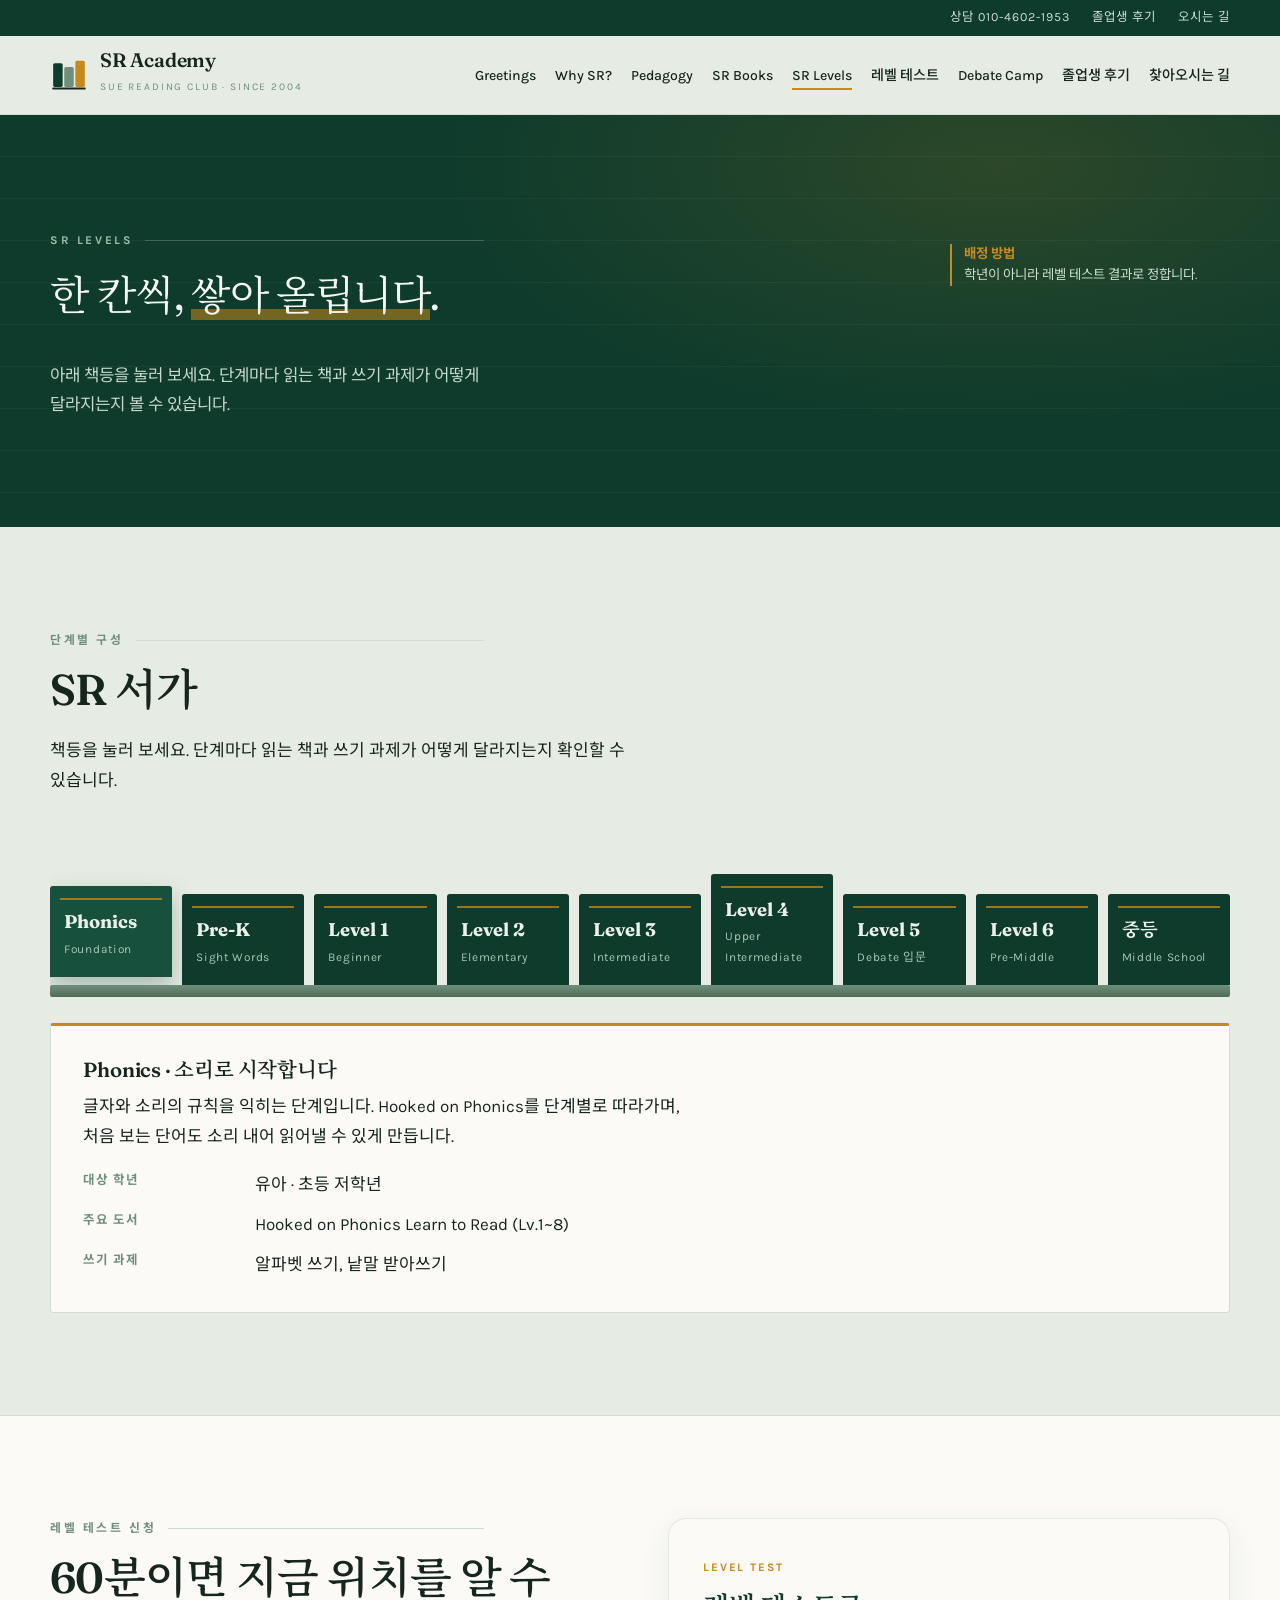
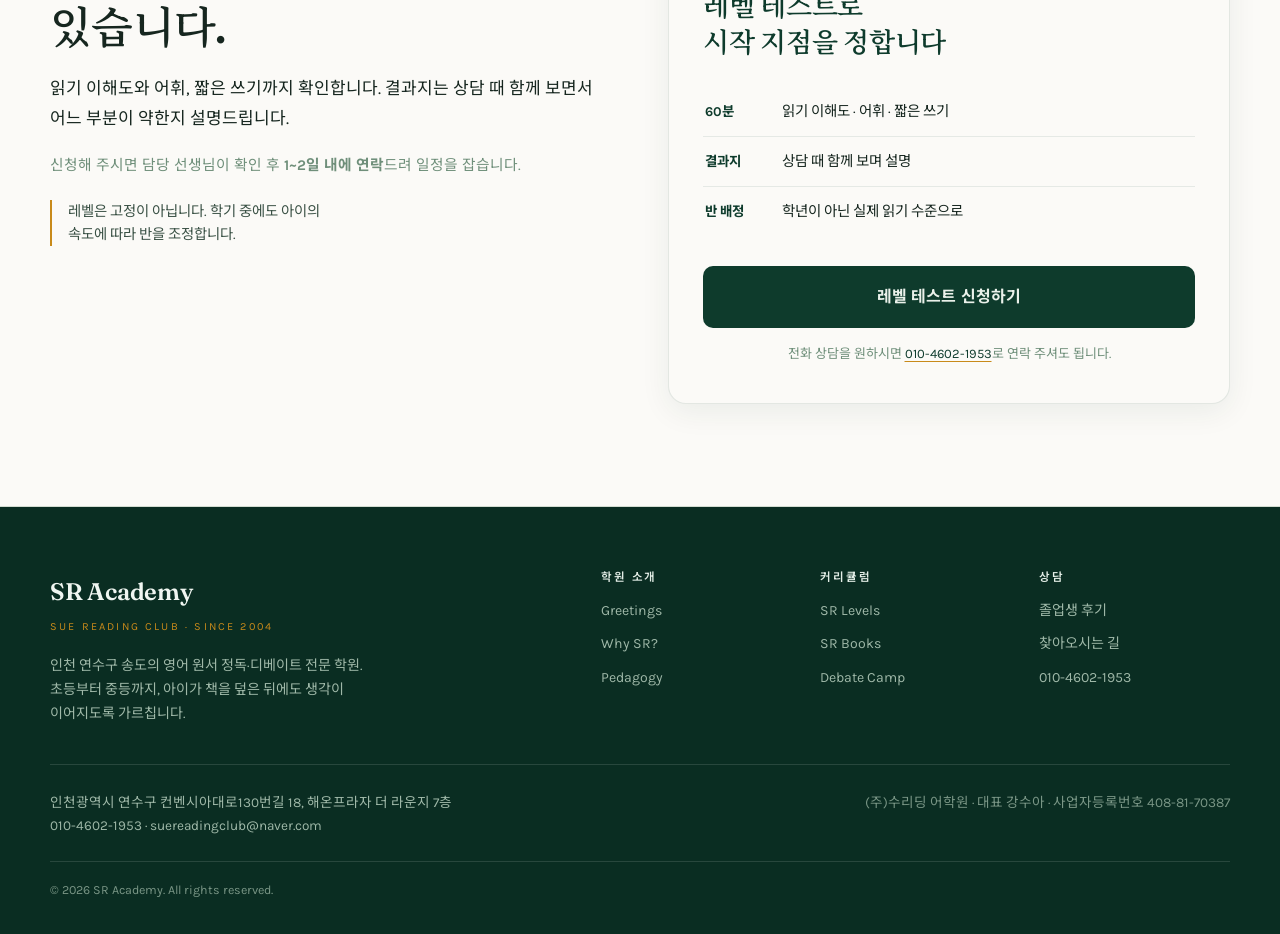
<file: levels.html>
<!DOCTYPE html>
<html lang="ko">
<head>
<meta charset="utf-8">
<meta name="viewport" content="width=device-width, initial-scale=1">
<title>레벨 구성 | 파닉스부터 중등까지 9단계 | SR Academy 수리딩어학원</title>
<meta name="description" content="송도 영어학원 수리딩어학원 레벨 안내. 파닉스, Pre-K, Level 1~6, 중등까지 9단계. 학년이 아닌 읽기 수준으로 반을 배정합니다. 레벨 테스트 신청 가능.">
<link rel="canonical" href="https://suereadingclub.co.kr/levels.html">
<meta name="author" content="SR Academy 수리딩어학원">
<meta name="robots" content="index, follow, max-image-preview:large">
<!-- 네이버 서치어드바이저 인증 코드를 받으면 아래 주석을 풀고 넣으세요 -->
<!-- <meta name="naver-site-verification" content="여기에인증코드"> -->
<meta property="og:url" content="https://suereadingclub.co.kr/levels.html">
<meta property="og:image" content="https://suereadingclub.co.kr/assets/img/og-image.png">
<meta property="og:image:width" content="1200">
<meta property="og:image:height" content="630">
<meta name="twitter:card" content="summary_large_image">
<meta property="og:title" content="레벨 구성 | 파닉스부터 중등까지 9단계 | SR Academy 수리딩어학원">
<meta property="og:description" content="송도 영어학원 수리딩어학원 레벨 안내. 파닉스, Pre-K, Level 1~6, 중등까지 9단계. 학년이 아닌 읽기 수준으로 반을 배정합니다. 레벨 테스트 신청 가능.">
<meta property="og:type" content="website">
<meta property="og:site_name" content="SR Academy 수리딩어학원">
<meta property="og:locale" content="ko_KR">
<meta name="theme-color" content="#0E3B2C">
<link rel="icon" href="assets/img/favicon.svg" type="image/svg+xml">
<link rel="preconnect" href="https://fonts.googleapis.com">
<link rel="preconnect" href="https://fonts.gstatic.com" crossorigin>
<link href="https://fonts.googleapis.com/css2?family=Fraunces:opsz,wght@9..144,400;9..144,600;9..144,700&family=Karla:wght@400;500;700&family=Noto+Sans+KR:wght@400;500;700&family=Noto+Serif+KR:wght@500;600&display=swap" rel="stylesheet">
<link rel="stylesheet" href="assets/css/style.css">
<script type="application/ld+json">
{
  "@context": "https://schema.org",
  "@type": ["EducationalOrganization", "LocalBusiness"],
  "@id": "https://suereadingclub.co.kr/#organization",
  "name": "SR Academy 수리딩어학원",
  "alternateName": ["수리딩어학원", "Sue Reading Club", "SR Academy", "송도 수리딩"],
  "url": "https://suereadingclub.co.kr/",
  "logo": "https://suereadingclub.co.kr/assets/img/favicon.svg",
  "image": "https://suereadingclub.co.kr/assets/img/og-image.png",
  "foundingDate": "2004",
  "description": "인천 송도의 영어 원서 정독·디베이트 전문 학원. 초등학생부터 중학생까지 원서 완독과 토론, 에세이 쓰기로 영어의 깊이를 만듭니다.",
  "slogan": "Born to Read",
  "address": {
    "@type": "PostalAddress",
    "streetAddress": "컨벤시아대로130번길 18, 해온프라자 더 라운지 7층",
    "addressLocality": "연수구",
    "addressRegion": "인천광역시",
    "postalCode": "21998",
    "addressCountry": "KR"
  },
  "geo": {
    "@type": "GeoCoordinates",
    "latitude": 37.3894,
    "longitude": 126.6390
  },
  "telephone": "+82-10-4602-1953",
  "email": "suereadingclub@naver.com",
  "priceRange": "$$",
  "areaServed": [
    { "@type": "Place", "name": "인천 연수구 송도동" },
    { "@type": "Place", "name": "인천광역시 연수구" }
  ],
  "openingHoursSpecification": [
    {
      "@type": "OpeningHoursSpecification",
      "dayOfWeek": ["Monday","Tuesday","Wednesday","Thursday","Friday"],
      "opens": "14:00",
      "closes": "20:00"
    },
    {
      "@type": "OpeningHoursSpecification",
      "dayOfWeek": "Saturday",
      "opens": "10:00",
      "closes": "15:00"
    }
  ],
  "knowsLanguage": ["ko", "en"],
  "hasOfferCatalog": {
    "@type": "OfferCatalog",
    "name": "영어 교육 과정",
    "itemListElement": [
      { "@type": "Course", "name": "파닉스", "description": "글자와 소리의 규칙을 익히는 영어 읽기 입문 과정",
        "provider": { "@id": "https://suereadingclub.co.kr/#organization" } },
      { "@type": "Course", "name": "초등 원서 리딩", "description": "영어 원서를 한 권씩 완독하며 어휘·라이팅·문법을 함께 익히는 과정",
        "provider": { "@id": "https://suereadingclub.co.kr/#organization" } },
      { "@type": "Course", "name": "영어 디베이트", "description": "근거를 찾아 자기 관점을 세우고 설득하는 영어 토론 과정",
        "provider": { "@id": "https://suereadingclub.co.kr/#organization" } },
      { "@type": "Course", "name": "중등 내신·특목고 대비", "description": "학교 내신 문법과 서술형, 특목고·자사고 자소서와 면접 대비 과정",
        "provider": { "@id": "https://suereadingclub.co.kr/#organization" } }
    ]
  }
}
</script><style>
/* ---- 레벨 테스트 신청 유도 카드 ---- */
.cta-card{background:var(--card,#FBFAF7);border:1px solid rgba(14,59,44,.10);
  border-radius:18px;padding:38px 34px;box-shadow:0 8px 30px rgba(14,59,44,.07)}
.cta-card-eyebrow{font-size:11.5px;font-weight:700;letter-spacing:.16em;
  text-transform:uppercase;color:var(--marigold,#C88A1A);margin:0 0 12px}
.cta-card-title{font-family:var(--display,'Fraunces',serif);font-size:27px;
  line-height:1.32;color:var(--bottle,#0E3B2C);margin:0 0 26px;letter-spacing:-.01em}
.cta-card-list{list-style:none;padding:0;margin:0 0 30px}
.cta-card-list li{position:relative;padding:13px 0 13px 2px;font-size:14.5px;
  color:#16261F;line-height:1.6;border-bottom:1px solid rgba(14,59,44,.09)}
.cta-card-list li:last-child{border-bottom:none}
.cta-card-list li span{display:inline-block;min-width:74px;font-weight:700;
  color:var(--bottle,#0E3B2C);font-size:13.5px}
.cta-card-btn{display:block;width:100%;box-sizing:border-box;text-align:center;
  padding:17px;border-radius:10px;font-size:16px;font-weight:700;
  text-decoration:none;transition:all .2s;letter-spacing:.01em}
.cta-card-btn:hover{transform:translateY(-2px);box-shadow:0 10px 26px rgba(14,59,44,.24)}
.cta-card-alt{font-size:13px;color:var(--moss,#6F8F7A);text-align:center;
  margin:16px 0 0;line-height:1.6}
@media (max-width:720px){
  .cta-card{padding:28px 22px}
  .cta-card-title{font-size:23px}
}
</style>
</head>
<body>

<a class="skip" href="#main">본문으로 건너뛰기</a>

<!-- ▼ 상단 바 (모든 페이지 공통) -->
<div class="topbar">
  <div class="wrap">
    <a href="tel:01046021953">상담 010-4602-1953</a>
    <a href="reviews.html">졸업생 후기</a>
    <a href="location.html">오시는 길</a>
  </div>
</div>

<header class="site-head">
  <div class="wrap head-inner">
    <a class="brand" href="index.html">
      <svg viewBox="0 0 48 48" aria-hidden="true" focusable="false">
  <rect x="4" y="9" width="12" height="30" rx="2" fill="#0E3B2C"/>
  <rect x="18" y="14" width="12" height="25" rx="2" fill="#6F8F7A"/>
  <rect x="32" y="6" width="12" height="33" rx="2" fill="#C88A1A"/>
  <path d="M4 41h40" stroke="#16261F" stroke-width="2.4" stroke-linecap="round"/>
</svg>
      <span class="brand-text">
        <b>SR Academy</b>
        <span class="brand-sub">Sue Reading Club · Since 2004</span>
      </span>
    </a>
    <button class="nav-toggle" aria-expanded="false" aria-controls="site-nav">메뉴</button>
    <nav class="nav" id="site-nav" aria-label="주요 메뉴">
      <ul>
          <li><a href="index.html">Greetings</a></li>
          <li><a href="why-sr.html">Why SR?</a></li>
          <li><a href="pedagogy.html">Pedagogy</a></li>
          <li><a href="books.html">SR Books</a></li>
          <li><a href="levels.html">SR Levels</a></li>
          <li><a href="level-test.html">레벨 테스트</a></li>
          <li><a href="debate-camp.html">Debate Camp</a></li>
          <li><a href="reviews.html">졸업생 후기</a></li>
          <li><a href="location.html">찾아오시는 길</a></li>
      </ul>
    </nav>
  </div>
</header>
<!-- ▲ 상단 바 끝 -->

<main id="main">

<section class="hero">
  <div class="wrap">
    <div class="hero-grid">
      <div>
        <p class="eyebrow">SR Levels</p>
        <h1 class="passage">한 칸씩, <span class="u">쌓아 올립니다</span>.</h1>
        <p class="hero-sub">아래 책등을 눌러 보세요. 단계마다 읽는 책과 쓰기 과제가 어떻게 달라지는지 볼 수 있습니다.</p>
      </div>
      <div class="hero-notes">
        <p class="note"><em>배정 방법</em><br>학년이 아니라 레벨 테스트 결과로 정합니다.</p>
      </div>
    </div>
  </div>
</section>

<section class="section">
  <div class="wrap">
    <div class="section-head reveal">
      <p class="eyebrow">단계별 구성</p>
      <h2>SR 서가</h2>
      <p>책등을 눌러 보세요. 단계마다 읽는 책과 쓰기 과제가 어떻게 달라지는지 확인할 수 있습니다.</p>
    </div>

    <div class="shelf" id="shelf" role="tablist" aria-label="SR 레벨 선택">
      <button class="spine" role="tab" tabindex="0"
        data-title="Phonics · 소리로 시작합니다"
        data-desc="글자와 소리의 규칙을 익히는 단계입니다. Hooked on Phonics를 단계별로 따라가며, 처음 보는 단어도 소리 내어 읽어낼 수 있게 만듭니다."
        data-grade="유아 · 초등 저학년"
        data-books="Hooked on Phonics Learn to Read (Lv.1~8)"
        data-writing="알파벳 쓰기, 낱말 받아쓰기">
        <span class="lv">Phonics</span><span class="band">Foundation</span>
      </button>
      <button class="spine" role="tab" tabindex="-1"
        data-title="Pre-K · 눈에 익은 단어 만들기"
        data-desc="자주 나오는 사이트워드를 익히면서 짧은 그림책을 스스로 읽습니다. 완독의 첫 경험을 만드는 단계입니다."
        data-grade="초등 저학년"
        data-books="At the Carnival, Cat, Itchy Itchy Chicken Pox 등"
        data-writing="Sight Word Practice, 문장 따라 쓰기">
        <span class="lv">Pre-K</span><span class="band">Sight Words</span>
      </button>
      <button class="spine" role="tab" tabindex="-1"
        data-title="Level 1 · 한 권을 끝까지"
        data-desc="짧은 리더북을 통째로 읽습니다. 이 단계부터 리딩·어휘·라이팅·문법이 한 세트로 묶여 함께 진행됩니다."
        data-grade="초등 저·중학년"
        data-books="Hiccups for Elephant, Sammy the Seal"
        data-writing="Write Right 1 · Grammar Jump 1 · Reading for Vocabulary A">
        <span class="lv">Level 1</span><span class="band">Beginner</span>
      </button>
      <button class="spine" role="tab" tabindex="-1"
        data-title="Level 2 · 인물의 마음 읽기"
        data-desc="줄거리를 넘어 인물이 왜 그렇게 행동했는지를 묻기 시작합니다. Wordly Wise로 학습 어휘를 본격적으로 쌓습니다."
        data-grade="초등 중학년"
        data-books="The Blind Men and the Elephant, Amelia Bedelia"
        data-writing="Guided Writing 2 · Grammar Jump 4 · Wordly Wise 3000 Book 2">
        <span class="lv">Level 2</span><span class="band">Elementary</span>
      </button>
      <button class="spine" role="tab" tabindex="-1"
        data-title="Level 3 · 논픽션이 들어옵니다"
        data-desc="이야기책과 함께 영자 신문(The Kids Times)을 읽기 시작합니다. 사실과 의견을 구분하는 훈련이 시작됩니다."
        data-grade="초등 중·고학년"
        data-books="Sam the Minuteman, Wonders, The Kids Times"
        data-writing="Write Right 2 · Vocabulary Workshop">
        <span class="lv">Level 3</span><span class="band">Intermediate</span>
      </button>
      <button class="spine" role="tab" tabindex="-1"
        data-title="Level 4 · 챕터북 완독"
        data-desc="Marvin Redpost 같은 챕터북을 완독합니다. 여러 사건이 쌓이는 긴 이야기를 끝까지 붙잡는 힘을 기릅니다."
        data-grade="초등 고학년"
        data-books="Wonders, Marvin Redpost: Kidnapped at Birth?"
        data-writing="Write Right 3 · Grammar Mentor Joy 3 · Wordly Wise 3000">
        <span class="lv">Level 4</span><span class="band">Upper Intermediate</span>
      </button>
      <button class="spine" role="tab" tabindex="-1"
        data-title="Level 5 · 말로 겨루기 시작"
        data-desc="Debate Pro Junior로 토론의 기본 형식을 배웁니다. 읽은 것을 근거로 자기 주장을 만드는 첫 단계입니다."
        data-grade="초등 고학년"
        data-books="Magic Tree House, The Junior Times, Debate Pro Junior"
        data-writing="Guided Writing Plus 3 · This Is Grammar 초급">
        <span class="lv">Level 5</span><span class="band">Debate 입문</span>
      </button>
      <button class="spine" role="tab" tabindex="-1"
        data-title="Level 6 · 문단에서 에세이로"
        data-desc="한 문단 쓰기에서 완결된 에세이로 넘어갑니다. SR 자체 제작 Debate Workbook으로 시사 논제를 다룹니다."
        data-grade="초등 고학년 · 예비 중등"
        data-books="Gangsta Granny, The Teen Times, SR Debate Workbook"
        data-writing="Write Right 2 (Paragraph to Essay) · Wordly Wise 3000 Book 4">
        <span class="lv">Level 6</span><span class="band">Pre-Middle</span>
      </button>
      <button class="spine" role="tab" tabindex="-1"
        data-title="중등 과정 · 소설 · 디베이트 · 내신"
        data-desc="Wonder, The Giver 같은 장편 소설과 Sapiens, Justice 같은 논픽션을 읽습니다. 동시에 중학 내신 문법과 서술형을 별도 트랙으로 병행합니다."
        data-grade="중학생"
        data-books="Wonder, Hatchet, The Giver, The Hunger Games, Sapiens, Justice"
        data-writing="Great Writing 시리즈 · 중학영문법 3800제 · 어법끝 서술형">
        <span class="lv">중등</span><span class="band">Middle School</span>
      </button>
    </div>
    <div class="shelf-board" aria-hidden="true"></div>

    <div class="level-detail" id="level-detail" role="tabpanel" aria-live="polite">
      <h3>Phonics · 소리로 시작합니다</h3>
      <p>책등을 선택하면 이 자리에 설명이 나타납니다.</p>
    </div>
  </div>
</section>

<section class="section section--card" id="apply">
  <div class="wrap two-col reveal">
    <div>
      <p class="eyebrow">레벨 테스트 신청</p>
      <h2>60분이면 지금 위치를 알 수 있습니다.</h2>
      <p>읽기 이해도와 어휘, 짧은 쓰기까지 확인합니다. 결과지는 상담 때 함께 보면서 어느 부분이 약한지 설명드립니다.</p>
      <p class="small">신청해 주시면 담당 선생님이 확인 후 <strong>1~2일 내에 연락</strong>드려 일정을 잡습니다.</p>
      <p class="side-note" style="margin-top:22px">레벨은 고정이 아닙니다. 학기 중에도 아이의 속도에 따라 반을 조정합니다.</p>
    </div>

    <div>
      <div class="cta-card">
        <p class="cta-card-eyebrow">Level Test</p>
        <h3 class="cta-card-title">레벨 테스트로<br>시작 지점을 정합니다</h3>

        <ul class="cta-card-list">
          <li><span>60분</span> 읽기 이해도 · 어휘 · 짧은 쓰기</li>
          <li><span>결과지</span> 상담 때 함께 보며 설명</li>
          <li><span>반 배정</span> 학년이 아닌 실제 읽기 수준으로</li>
        </ul>

        <a class="btn btn-dark cta-card-btn" href="level-test.html#apply">레벨 테스트 신청하기</a>

        <p class="cta-card-alt">
          전화 상담을 원하시면 <a href="tel:01046021953">010-4602-1953</a>로 연락 주셔도 됩니다.
        </p>
      </div>
    </div>
  </div>
</section>

</main>

<!-- ▼ 하단 (모든 페이지 공통) -->
<footer class="site-foot">
  <div class="wrap">
    <div class="foot-top">
      <div class="foot-brand">
        <p class="foot-mark">SR Academy</p>
        <p class="foot-tag">Sue Reading Club · Since 2004</p>
        <p class="foot-desc">
          인천 연수구 송도의 영어 원서 정독·디베이트 전문 학원.<br>
          초등부터 중등까지, 아이가 책을 덮은 뒤에도 생각이 이어지도록 가르칩니다.
        </p>
      </div>

      <nav class="foot-nav" aria-label="사이트 메뉴">
        <div>
          <h4>학원 소개</h4>
          <ul>
            <li><a href="index.html">Greetings</a></li>
            <li><a href="why-sr.html">Why SR?</a></li>
            <li><a href="pedagogy.html">Pedagogy</a></li>
          </ul>
        </div>
        <div>
          <h4>커리큘럼</h4>
          <ul>
            <li><a href="levels.html">SR Levels</a></li>
            <li><a href="books.html">SR Books</a></li>
            <li><a href="debate-camp.html">Debate Camp</a></li>
          </ul>
        </div>
        <div>
          <h4>상담</h4>
          <ul>
            <li><a href="reviews.html">졸업생 후기</a></li>
            <li><a href="location.html">찾아오시는 길</a></li>
            <li><a href="tel:01046021953">010-4602-1953</a></li>
          </ul>
        </div>
      </nav>
    </div>

    <div class="foot-contact">
      <p>
        인천광역시 연수구 컨벤시아대로130번길 18, 해온프라자 더 라운지 7층<br>
        <a href="tel:01046021953">010-4602-1953</a> · <a href="mailto:suereadingclub@naver.com">suereadingclub@naver.com</a>
      </p>
      <p class="foot-biz">
        (주)수리딩 어학원 · 대표 강수아 · 사업자등록번호 408-81-70387
      </p>
    </div>

    <div class="foot-bottom">
      © <span data-year>2026</span> SR Academy. All rights reserved.
    </div>
  </div>
</footer>
<!-- ▲ 하단 끝 -->

<script src="assets/js/main.js"></script>
</body>
</html>
</file>
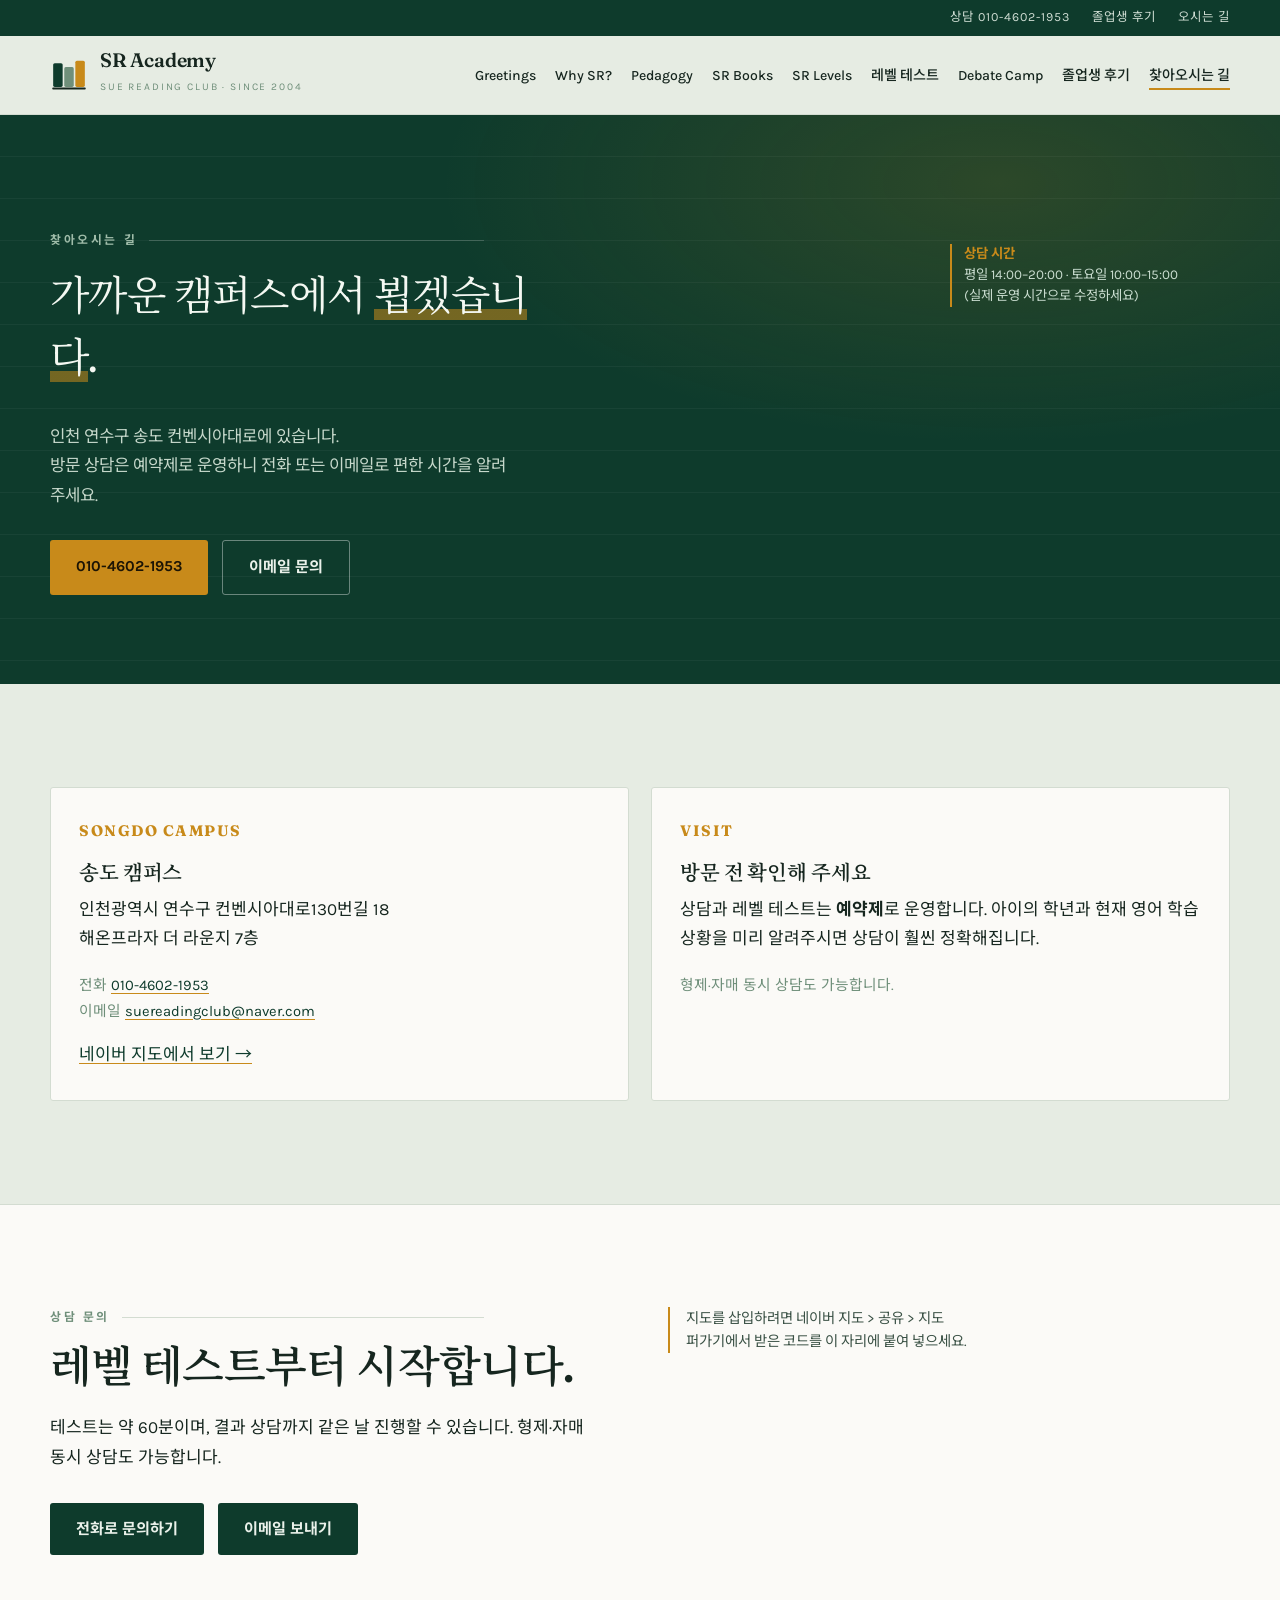
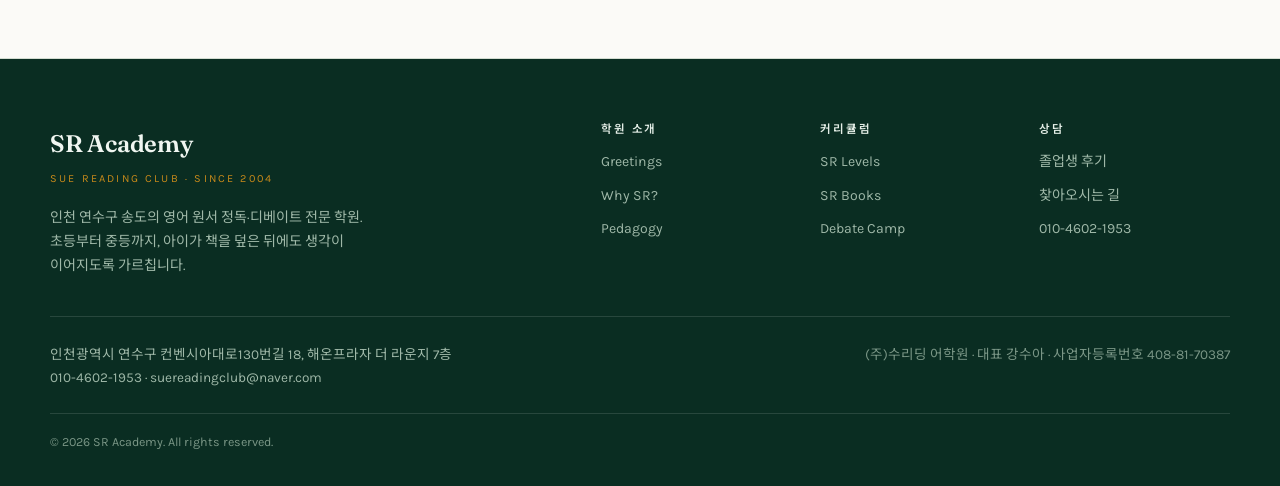
<file: location.html>
<!DOCTYPE html>
<html lang="ko">
<head>
<meta charset="utf-8">
<meta name="viewport" content="width=device-width, initial-scale=1">
<title>오시는 길 | 인천 연수구 송도 영어학원 | SR Academy 수리딩어학원</title>
<meta name="description" content="송도 영어학원 수리딩어학원 위치. 인천광역시 연수구 컨벤시아대로130번길 18 해온프라자 더 라운지 7층. 상담·레벨 테스트 예약 010-4602-1953.">
<link rel="canonical" href="https://suereadingclub.co.kr/location.html">
<meta name="author" content="SR Academy 수리딩어학원">
<meta name="robots" content="index, follow, max-image-preview:large">
<!-- 네이버 서치어드바이저 인증 코드를 받으면 아래 주석을 풀고 넣으세요 -->
<!-- <meta name="naver-site-verification" content="여기에인증코드"> -->
<meta property="og:url" content="https://suereadingclub.co.kr/location.html">
<meta property="og:image" content="https://suereadingclub.co.kr/assets/img/og-image.png">
<meta property="og:image:width" content="1200">
<meta property="og:image:height" content="630">
<meta name="twitter:card" content="summary_large_image">
<meta property="og:title" content="오시는 길 | 인천 연수구 송도 영어학원 | SR Academy 수리딩어학원">
<meta property="og:description" content="송도 영어학원 수리딩어학원 위치. 인천광역시 연수구 컨벤시아대로130번길 18 해온프라자 더 라운지 7층. 상담·레벨 테스트 예약 010-4602-1953.">
<meta property="og:type" content="website">
<meta property="og:site_name" content="SR Academy 수리딩어학원">
<meta property="og:locale" content="ko_KR">
<meta name="theme-color" content="#0E3B2C">
<link rel="icon" href="assets/img/favicon.svg" type="image/svg+xml">
<link rel="preconnect" href="https://fonts.googleapis.com">
<link rel="preconnect" href="https://fonts.gstatic.com" crossorigin>
<link href="https://fonts.googleapis.com/css2?family=Fraunces:opsz,wght@9..144,400;9..144,600;9..144,700&family=Karla:wght@400;500;700&family=Noto+Sans+KR:wght@400;500;700&family=Noto+Serif+KR:wght@500;600&display=swap" rel="stylesheet">
<link rel="stylesheet" href="assets/css/style.css">
<script type="application/ld+json">
{
  "@context": "https://schema.org",
  "@type": ["EducationalOrganization", "LocalBusiness"],
  "@id": "https://suereadingclub.co.kr/#organization",
  "name": "SR Academy 수리딩어학원",
  "alternateName": ["수리딩어학원", "Sue Reading Club", "SR Academy", "송도 수리딩"],
  "url": "https://suereadingclub.co.kr/",
  "logo": "https://suereadingclub.co.kr/assets/img/favicon.svg",
  "image": "https://suereadingclub.co.kr/assets/img/og-image.png",
  "foundingDate": "2004",
  "description": "인천 송도의 영어 원서 정독·디베이트 전문 학원. 초등학생부터 중학생까지 원서 완독과 토론, 에세이 쓰기로 영어의 깊이를 만듭니다.",
  "slogan": "Born to Read",
  "address": {
    "@type": "PostalAddress",
    "streetAddress": "컨벤시아대로130번길 18, 해온프라자 더 라운지 7층",
    "addressLocality": "연수구",
    "addressRegion": "인천광역시",
    "postalCode": "21998",
    "addressCountry": "KR"
  },
  "geo": {
    "@type": "GeoCoordinates",
    "latitude": 37.3894,
    "longitude": 126.6390
  },
  "telephone": "+82-10-4602-1953",
  "email": "suereadingclub@naver.com",
  "priceRange": "$$",
  "areaServed": [
    { "@type": "Place", "name": "인천 연수구 송도동" },
    { "@type": "Place", "name": "인천광역시 연수구" }
  ],
  "openingHoursSpecification": [
    {
      "@type": "OpeningHoursSpecification",
      "dayOfWeek": ["Monday","Tuesday","Wednesday","Thursday","Friday"],
      "opens": "14:00",
      "closes": "20:00"
    },
    {
      "@type": "OpeningHoursSpecification",
      "dayOfWeek": "Saturday",
      "opens": "10:00",
      "closes": "15:00"
    }
  ],
  "knowsLanguage": ["ko", "en"],
  "hasOfferCatalog": {
    "@type": "OfferCatalog",
    "name": "영어 교육 과정",
    "itemListElement": [
      { "@type": "Course", "name": "파닉스", "description": "글자와 소리의 규칙을 익히는 영어 읽기 입문 과정",
        "provider": { "@id": "https://suereadingclub.co.kr/#organization" } },
      { "@type": "Course", "name": "초등 원서 리딩", "description": "영어 원서를 한 권씩 완독하며 어휘·라이팅·문법을 함께 익히는 과정",
        "provider": { "@id": "https://suereadingclub.co.kr/#organization" } },
      { "@type": "Course", "name": "영어 디베이트", "description": "근거를 찾아 자기 관점을 세우고 설득하는 영어 토론 과정",
        "provider": { "@id": "https://suereadingclub.co.kr/#organization" } },
      { "@type": "Course", "name": "중등 내신·특목고 대비", "description": "학교 내신 문법과 서술형, 특목고·자사고 자소서와 면접 대비 과정",
        "provider": { "@id": "https://suereadingclub.co.kr/#organization" } }
    ]
  }
}
</script></head>
<body>

<a class="skip" href="#main">본문으로 건너뛰기</a>

<!-- ▼ 상단 바 (모든 페이지 공통) -->
<div class="topbar">
  <div class="wrap">
    <a href="tel:01046021953">상담 010-4602-1953</a>
    <a href="reviews.html">졸업생 후기</a>
    <a href="location.html">오시는 길</a>
  </div>
</div>

<header class="site-head">
  <div class="wrap head-inner">
    <a class="brand" href="index.html">
      <svg viewBox="0 0 48 48" aria-hidden="true" focusable="false">
  <rect x="4" y="9" width="12" height="30" rx="2" fill="#0E3B2C"/>
  <rect x="18" y="14" width="12" height="25" rx="2" fill="#6F8F7A"/>
  <rect x="32" y="6" width="12" height="33" rx="2" fill="#C88A1A"/>
  <path d="M4 41h40" stroke="#16261F" stroke-width="2.4" stroke-linecap="round"/>
</svg>
      <span class="brand-text">
        <b>SR Academy</b>
        <span class="brand-sub">Sue Reading Club · Since 2004</span>
      </span>
    </a>
    <button class="nav-toggle" aria-expanded="false" aria-controls="site-nav">메뉴</button>
    <nav class="nav" id="site-nav" aria-label="주요 메뉴">
      <ul>
          <li><a href="index.html">Greetings</a></li>
          <li><a href="why-sr.html">Why SR?</a></li>
          <li><a href="pedagogy.html">Pedagogy</a></li>
          <li><a href="books.html">SR Books</a></li>
          <li><a href="levels.html">SR Levels</a></li>
          <li><a href="level-test.html">레벨 테스트</a></li>
          <li><a href="debate-camp.html">Debate Camp</a></li>
          <li><a href="reviews.html">졸업생 후기</a></li>
          <li><a href="location.html">찾아오시는 길</a></li>
      </ul>
    </nav>
  </div>
</header>
<!-- ▲ 상단 바 끝 -->

<main id="main">

<section class="hero">
  <div class="wrap">
    <div class="hero-grid">
      <div>
        <p class="eyebrow">찾아오시는 길</p>
        <h1 class="passage">가까운 캠퍼스에서 <span class="u">뵙겠습니다</span>.</h1>
        <p class="hero-sub">인천 연수구 송도 컨벤시아대로에 있습니다.<br>방문 상담은 예약제로 운영하니 전화 또는 이메일로 편한 시간을 알려 주세요.</p>
        <div class="btn-row">
          <a class="btn btn-primary" href="tel:01046021953">010-4602-1953</a>
          <a class="btn btn-ghost" href="mailto:suereadingclub@naver.com">이메일 문의</a>
        </div>
      </div>
      <div class="hero-notes">
        <p class="note"><em>상담 시간</em><br>평일 14:00–20:00 · 토요일 10:00–15:00<br>(실제 운영 시간으로 수정하세요)</p>
      </div>
    </div>
  </div>
</section>

<section class="section">
  <div class="wrap">
    <div class="grid grid-2 reveal">
      <article class="card">
        <p class="card-num">SONGDO CAMPUS</p>
        <h3>송도 캠퍼스</h3>
        <p>인천광역시 연수구 컨벤시아대로130번길 18<br>해온프라자 더 라운지 7층</p>
        <p class="small">전화 <a href="tel:01046021953">010-4602-1953</a><br>이메일 <a href="mailto:suereadingclub@naver.com">suereadingclub@naver.com</a></p>
        <p><a href="https://map.naver.com/p/search/인천 연수구 컨벤시아대로130번길 18" target="_blank" rel="noopener">네이버 지도에서 보기 &rarr;</a></p>
      </article>
      <article class="card">
        <p class="card-num">VISIT</p>
        <h3>방문 전 확인해 주세요</h3>
        <p>상담과 레벨 테스트는 <strong>예약제</strong>로 운영합니다. 아이의 학년과 현재 영어 학습 상황을 미리 알려주시면 상담이 훨씬 정확해집니다.</p>
        <p class="small">형제·자매 동시 상담도 가능합니다.</p>
      </article>
    </div>
  </div>
</section>

<section class="section section--card">
  <div class="wrap two-col reveal">
    <div>
      <p class="eyebrow">상담 문의</p>
      <h2>레벨 테스트부터 시작합니다.</h2>
      <p>테스트는 약 60분이며, 결과 상담까지 같은 날 진행할 수 있습니다. 형제·자매 동시 상담도 가능합니다.</p>
      <div class="btn-row">
        <a class="btn btn-dark" href="tel:01046021953">전화로 문의하기</a>
        <a class="btn btn-dark" href="mailto:suereadingclub@naver.com">이메일 보내기</a>
      </div>
    </div>
    <div>
      <p class="side-note">
        지도를 삽입하려면 네이버 지도 &gt; 공유 &gt; 지도 퍼가기에서 받은 코드를
        이 자리에 붙여 넣으세요.
      </p>
    </div>
  </div>
</section>

</main>

<!-- ▼ 하단 (모든 페이지 공통) -->
<footer class="site-foot">
  <div class="wrap">
    <div class="foot-top">
      <div class="foot-brand">
        <p class="foot-mark">SR Academy</p>
        <p class="foot-tag">Sue Reading Club · Since 2004</p>
        <p class="foot-desc">
          인천 연수구 송도의 영어 원서 정독·디베이트 전문 학원.<br>
          초등부터 중등까지, 아이가 책을 덮은 뒤에도 생각이 이어지도록 가르칩니다.
        </p>
      </div>

      <nav class="foot-nav" aria-label="사이트 메뉴">
        <div>
          <h4>학원 소개</h4>
          <ul>
            <li><a href="index.html">Greetings</a></li>
            <li><a href="why-sr.html">Why SR?</a></li>
            <li><a href="pedagogy.html">Pedagogy</a></li>
          </ul>
        </div>
        <div>
          <h4>커리큘럼</h4>
          <ul>
            <li><a href="levels.html">SR Levels</a></li>
            <li><a href="books.html">SR Books</a></li>
            <li><a href="debate-camp.html">Debate Camp</a></li>
          </ul>
        </div>
        <div>
          <h4>상담</h4>
          <ul>
            <li><a href="reviews.html">졸업생 후기</a></li>
            <li><a href="location.html">찾아오시는 길</a></li>
            <li><a href="tel:01046021953">010-4602-1953</a></li>
          </ul>
        </div>
      </nav>
    </div>

    <div class="foot-contact">
      <p>
        인천광역시 연수구 컨벤시아대로130번길 18, 해온프라자 더 라운지 7층<br>
        <a href="tel:01046021953">010-4602-1953</a> · <a href="mailto:suereadingclub@naver.com">suereadingclub@naver.com</a>
      </p>
      <p class="foot-biz">
        (주)수리딩 어학원 · 대표 강수아 · 사업자등록번호 408-81-70387
      </p>
    </div>

    <div class="foot-bottom">
      © <span data-year>2026</span> SR Academy. All rights reserved.
    </div>
  </div>
</footer>
<!-- ▲ 하단 끝 -->

<script src="assets/js/main.js"></script>
</body>
</html>
</file>
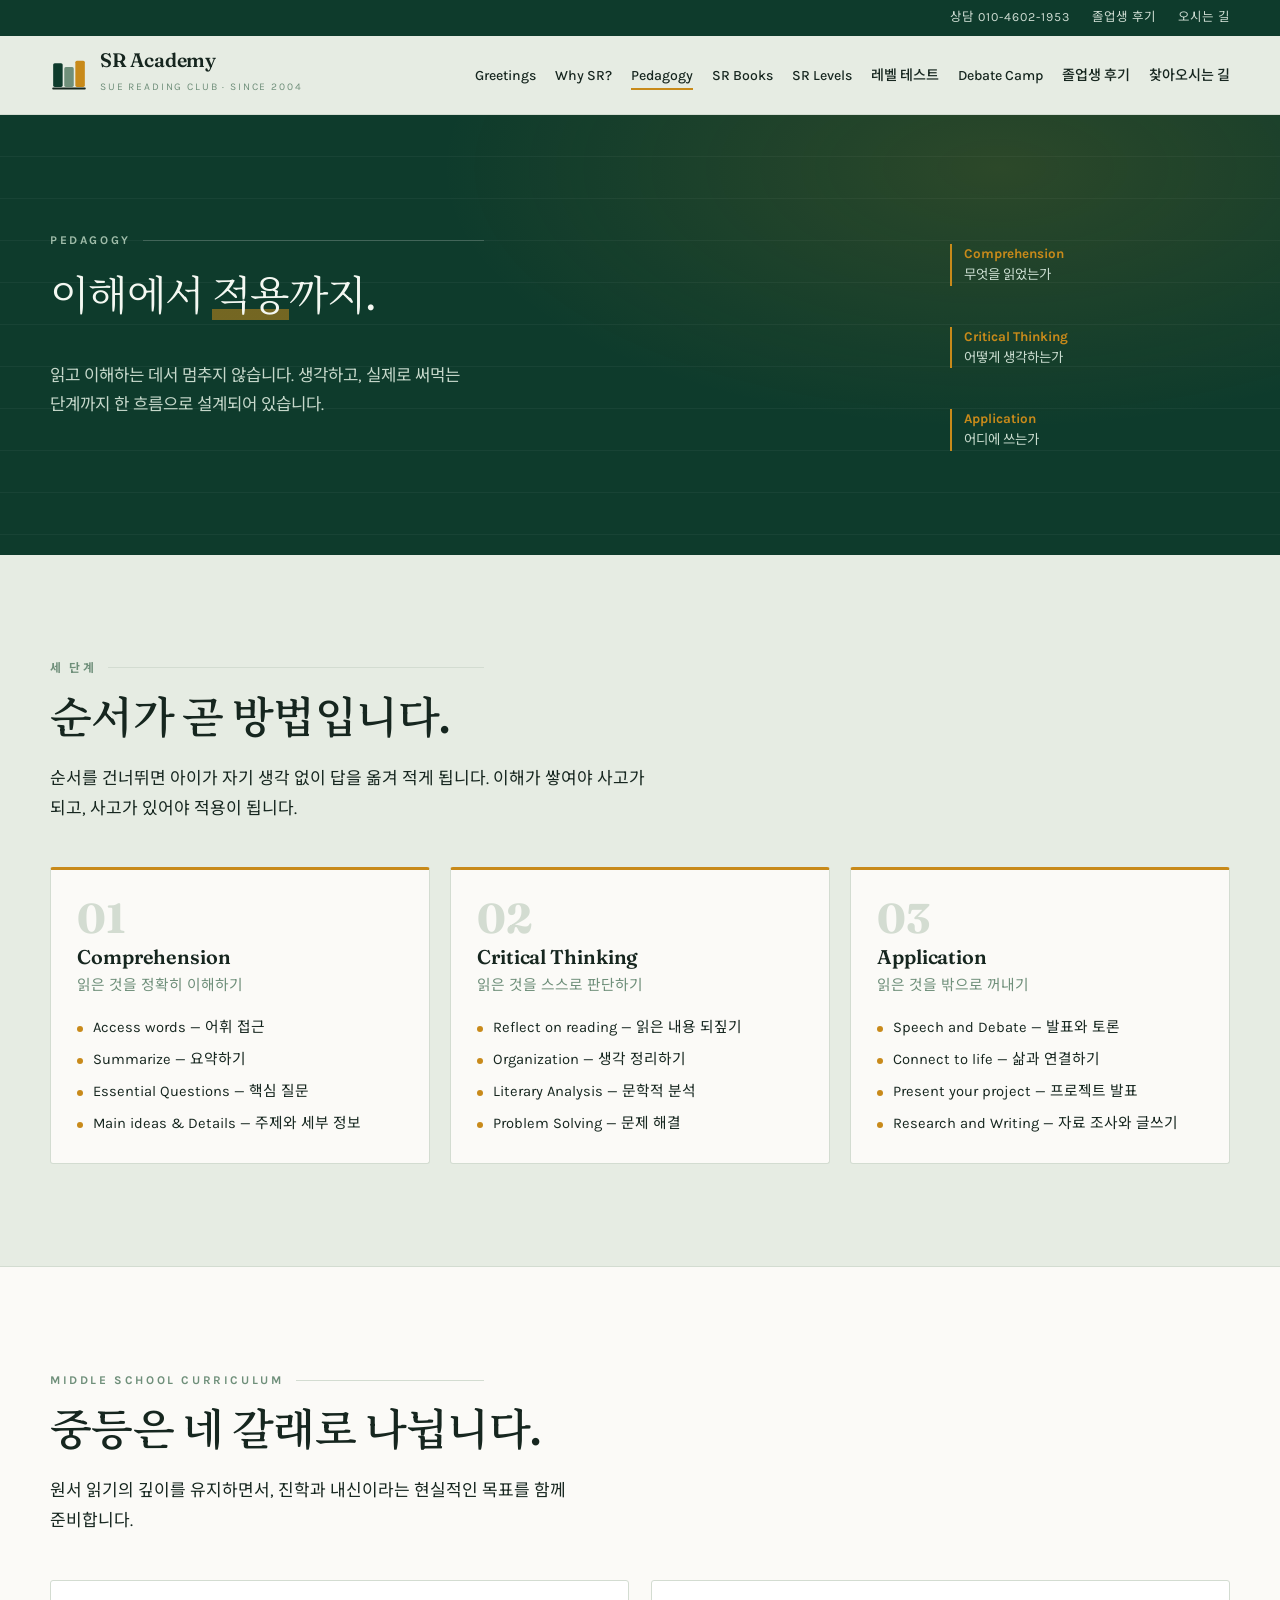
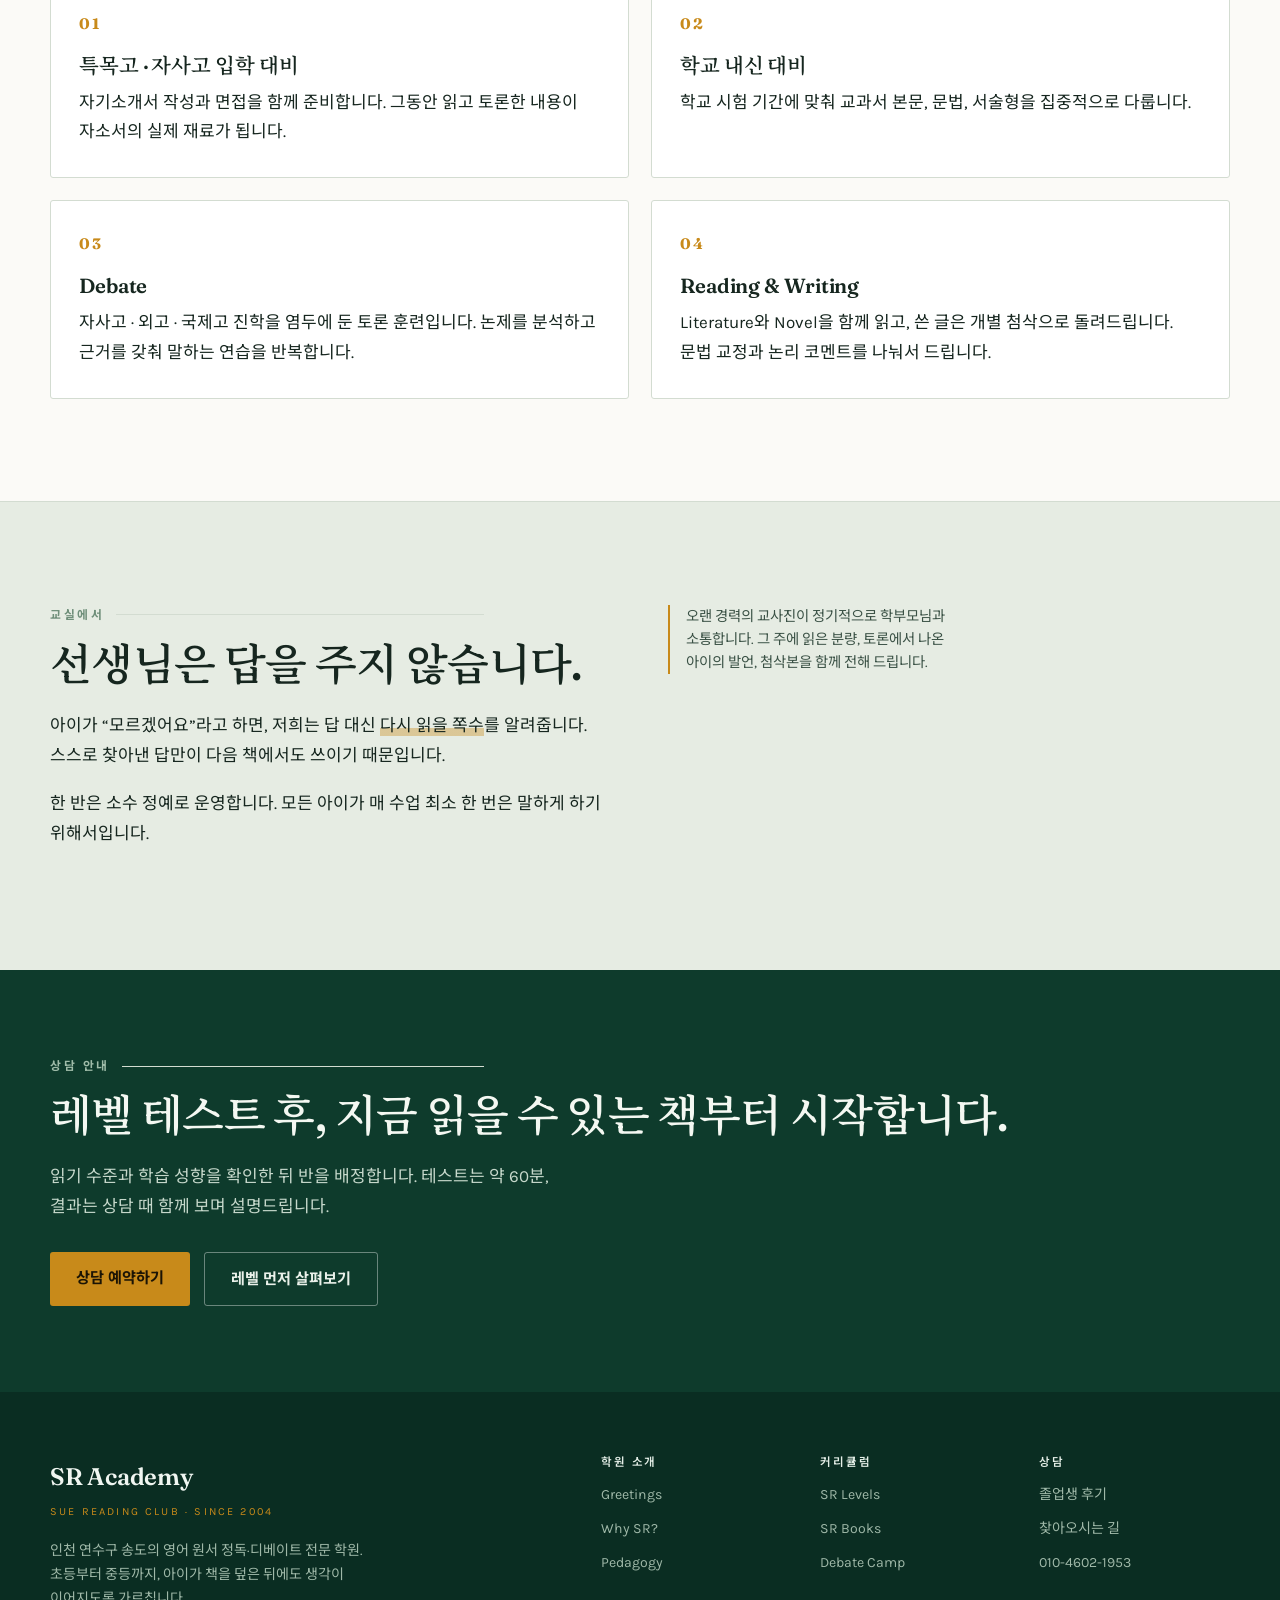
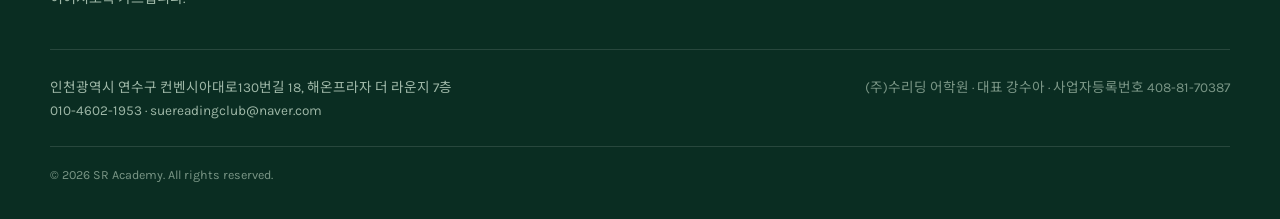
<file: pedagogy.html>
<!DOCTYPE html>
<html lang="ko">
<head>
<meta charset="utf-8">
<meta name="viewport" content="width=device-width, initial-scale=1">
<title>수업 방식 | 송도 영어학원 리딩 교육법 | SR Academy 수리딩어학원</title>
<meta name="description" content="이해에서 사고, 적용까지 3단계 영어 교육법. 송도 수리딩어학원의 중등 커리큘럼은 특목고·자사고 자소서와 면접, 학교 내신, 디베이트, 원서 첨삭까지 다룹니다.">
<link rel="canonical" href="https://suereadingclub.co.kr/pedagogy.html">
<meta name="author" content="SR Academy 수리딩어학원">
<meta name="robots" content="index, follow, max-image-preview:large">
<!-- 네이버 서치어드바이저 인증 코드를 받으면 아래 주석을 풀고 넣으세요 -->
<!-- <meta name="naver-site-verification" content="여기에인증코드"> -->
<meta property="og:url" content="https://suereadingclub.co.kr/pedagogy.html">
<meta property="og:image" content="https://suereadingclub.co.kr/assets/img/og-image.png">
<meta property="og:image:width" content="1200">
<meta property="og:image:height" content="630">
<meta name="twitter:card" content="summary_large_image">
<meta property="og:title" content="수업 방식 | 송도 영어학원 리딩 교육법 | SR Academy 수리딩어학원">
<meta property="og:description" content="이해에서 사고, 적용까지 3단계 영어 교육법. 송도 수리딩어학원의 중등 커리큘럼은 특목고·자사고 자소서와 면접, 학교 내신, 디베이트, 원서 첨삭까지 다룹니다.">
<meta property="og:type" content="website">
<meta property="og:site_name" content="SR Academy 수리딩어학원">
<meta property="og:locale" content="ko_KR">
<meta name="theme-color" content="#0E3B2C">
<link rel="icon" href="assets/img/favicon.svg" type="image/svg+xml">
<link rel="preconnect" href="https://fonts.googleapis.com">
<link rel="preconnect" href="https://fonts.gstatic.com" crossorigin>
<link href="https://fonts.googleapis.com/css2?family=Fraunces:opsz,wght@9..144,400;9..144,600;9..144,700&family=Karla:wght@400;500;700&family=Noto+Sans+KR:wght@400;500;700&family=Noto+Serif+KR:wght@500;600&display=swap" rel="stylesheet">
<link rel="stylesheet" href="assets/css/style.css">
<script type="application/ld+json">
{
  "@context": "https://schema.org",
  "@type": ["EducationalOrganization", "LocalBusiness"],
  "@id": "https://suereadingclub.co.kr/#organization",
  "name": "SR Academy 수리딩어학원",
  "alternateName": ["수리딩어학원", "Sue Reading Club", "SR Academy", "송도 수리딩"],
  "url": "https://suereadingclub.co.kr/",
  "logo": "https://suereadingclub.co.kr/assets/img/favicon.svg",
  "image": "https://suereadingclub.co.kr/assets/img/og-image.png",
  "foundingDate": "2004",
  "description": "인천 송도의 영어 원서 정독·디베이트 전문 학원. 초등학생부터 중학생까지 원서 완독과 토론, 에세이 쓰기로 영어의 깊이를 만듭니다.",
  "slogan": "Born to Read",
  "address": {
    "@type": "PostalAddress",
    "streetAddress": "컨벤시아대로130번길 18, 해온프라자 더 라운지 7층",
    "addressLocality": "연수구",
    "addressRegion": "인천광역시",
    "postalCode": "21998",
    "addressCountry": "KR"
  },
  "geo": {
    "@type": "GeoCoordinates",
    "latitude": 37.3894,
    "longitude": 126.6390
  },
  "telephone": "+82-10-4602-1953",
  "email": "suereadingclub@naver.com",
  "priceRange": "$$",
  "areaServed": [
    { "@type": "Place", "name": "인천 연수구 송도동" },
    { "@type": "Place", "name": "인천광역시 연수구" }
  ],
  "openingHoursSpecification": [
    {
      "@type": "OpeningHoursSpecification",
      "dayOfWeek": ["Monday","Tuesday","Wednesday","Thursday","Friday"],
      "opens": "14:00",
      "closes": "20:00"
    },
    {
      "@type": "OpeningHoursSpecification",
      "dayOfWeek": "Saturday",
      "opens": "10:00",
      "closes": "15:00"
    }
  ],
  "knowsLanguage": ["ko", "en"],
  "hasOfferCatalog": {
    "@type": "OfferCatalog",
    "name": "영어 교육 과정",
    "itemListElement": [
      { "@type": "Course", "name": "파닉스", "description": "글자와 소리의 규칙을 익히는 영어 읽기 입문 과정",
        "provider": { "@id": "https://suereadingclub.co.kr/#organization" } },
      { "@type": "Course", "name": "초등 원서 리딩", "description": "영어 원서를 한 권씩 완독하며 어휘·라이팅·문법을 함께 익히는 과정",
        "provider": { "@id": "https://suereadingclub.co.kr/#organization" } },
      { "@type": "Course", "name": "영어 디베이트", "description": "근거를 찾아 자기 관점을 세우고 설득하는 영어 토론 과정",
        "provider": { "@id": "https://suereadingclub.co.kr/#organization" } },
      { "@type": "Course", "name": "중등 내신·특목고 대비", "description": "학교 내신 문법과 서술형, 특목고·자사고 자소서와 면접 대비 과정",
        "provider": { "@id": "https://suereadingclub.co.kr/#organization" } }
    ]
  }
}
</script></head>
<body>

<a class="skip" href="#main">본문으로 건너뛰기</a>

<!-- ▼ 상단 바 (모든 페이지 공통) -->
<div class="topbar">
  <div class="wrap">
    <a href="tel:01046021953">상담 010-4602-1953</a>
    <a href="reviews.html">졸업생 후기</a>
    <a href="location.html">오시는 길</a>
  </div>
</div>

<header class="site-head">
  <div class="wrap head-inner">
    <a class="brand" href="index.html">
      <svg viewBox="0 0 48 48" aria-hidden="true" focusable="false">
  <rect x="4" y="9" width="12" height="30" rx="2" fill="#0E3B2C"/>
  <rect x="18" y="14" width="12" height="25" rx="2" fill="#6F8F7A"/>
  <rect x="32" y="6" width="12" height="33" rx="2" fill="#C88A1A"/>
  <path d="M4 41h40" stroke="#16261F" stroke-width="2.4" stroke-linecap="round"/>
</svg>
      <span class="brand-text">
        <b>SR Academy</b>
        <span class="brand-sub">Sue Reading Club · Since 2004</span>
      </span>
    </a>
    <button class="nav-toggle" aria-expanded="false" aria-controls="site-nav">메뉴</button>
    <nav class="nav" id="site-nav" aria-label="주요 메뉴">
      <ul>
          <li><a href="index.html">Greetings</a></li>
          <li><a href="why-sr.html">Why SR?</a></li>
          <li><a href="pedagogy.html">Pedagogy</a></li>
          <li><a href="books.html">SR Books</a></li>
          <li><a href="levels.html">SR Levels</a></li>
          <li><a href="level-test.html">레벨 테스트</a></li>
          <li><a href="debate-camp.html">Debate Camp</a></li>
          <li><a href="reviews.html">졸업생 후기</a></li>
          <li><a href="location.html">찾아오시는 길</a></li>
      </ul>
    </nav>
  </div>
</header>
<!-- ▲ 상단 바 끝 -->

<main id="main">

<section class="hero">
  <div class="wrap">
    <div class="hero-grid">
      <div>
        <p class="eyebrow">Pedagogy</p>
        <h1 class="passage">이해에서 <span class="u">적용</span>까지.</h1>
        <p class="hero-sub">
          읽고 이해하는 데서 멈추지 않습니다. 생각하고, 실제로 써먹는 단계까지
          한 흐름으로 설계되어 있습니다.
        </p>
      </div>
      <div class="hero-notes">
        <p class="note"><em>Comprehension</em><br>무엇을 읽었는가</p>
        <p class="note"><em>Critical Thinking</em><br>어떻게 생각하는가</p>
        <p class="note"><em>Application</em><br>어디에 쓰는가</p>
      </div>
    </div>
  </div>
</section>

<section class="section">
  <div class="wrap">
    <div class="section-head reveal">
      <p class="eyebrow">세 단계</p>
      <h2>순서가 곧 방법입니다.</h2>
      <p>순서를 건너뛰면 아이가 자기 생각 없이 답을 옮겨 적게 됩니다. 이해가 쌓여야 사고가 되고, 사고가 있어야 적용이 됩니다.</p>
    </div>

    <div class="stages">
      <article class="stage reveal">
        <p class="stage-num">01</p>
        <h3>Comprehension</h3>
        <p class="stage-ko">읽은 것을 정확히 이해하기</p>
        <ul class="stage-list">
          <li>Access words &mdash; 어휘 접근</li>
          <li>Summarize &mdash; 요약하기</li>
          <li>Essential Questions &mdash; 핵심 질문</li>
          <li>Main ideas &amp; Details &mdash; 주제와 세부 정보</li>
        </ul>
      </article>

      <article class="stage reveal">
        <p class="stage-num">02</p>
        <h3>Critical Thinking</h3>
        <p class="stage-ko">읽은 것을 스스로 판단하기</p>
        <ul class="stage-list">
          <li>Reflect on reading &mdash; 읽은 내용 되짚기</li>
          <li>Organization &mdash; 생각 정리하기</li>
          <li>Literary Analysis &mdash; 문학적 분석</li>
          <li>Problem Solving &mdash; 문제 해결</li>
        </ul>
      </article>

      <article class="stage reveal">
        <p class="stage-num">03</p>
        <h3>Application</h3>
        <p class="stage-ko">읽은 것을 밖으로 꺼내기</p>
        <ul class="stage-list">
          <li>Speech and Debate &mdash; 발표와 토론</li>
          <li>Connect to life &mdash; 삶과 연결하기</li>
          <li>Present your project &mdash; 프로젝트 발표</li>
          <li>Research and Writing &mdash; 자료 조사와 글쓰기</li>
        </ul>
      </article>
    </div>
  </div>
</section>

<section class="section section--card">
  <div class="wrap">
    <div class="section-head reveal">
      <p class="eyebrow">Middle School Curriculum</p>
      <h2>중등은 네 갈래로 나뉩니다.</h2>
      <p>원서 읽기의 깊이를 유지하면서, 진학과 내신이라는 현실적인 목표를 함께 준비합니다.</p>
    </div>
    <div class="grid grid-2 reveal">
      <article class="card">
        <p class="card-num">01</p>
        <h3>특목고 · 자사고 입학 대비</h3>
        <p>자기소개서 작성과 면접을 함께 준비합니다. 그동안 읽고 토론한 내용이 자소서의 실제 재료가 됩니다.</p>
      </article>
      <article class="card">
        <p class="card-num">02</p>
        <h3>학교 내신 대비</h3>
        <p>학교 시험 기간에 맞춰 교과서 본문, 문법, 서술형을 집중적으로 다룹니다.</p>
      </article>
      <article class="card">
        <p class="card-num">03</p>
        <h3>Debate</h3>
        <p>자사고 · 외고 · 국제고 진학을 염두에 둔 토론 훈련입니다. 논제를 분석하고 근거를 갖춰 말하는 연습을 반복합니다.</p>
      </article>
      <article class="card">
        <p class="card-num">04</p>
        <h3>Reading &amp; Writing</h3>
        <p>Literature와 Novel을 함께 읽고, 쓴 글은 개별 첨삭으로 돌려드립니다. 문법 교정과 논리 코멘트를 나눠서 드립니다.</p>
      </article>
    </div>
  </div>
</section>

<section class="section">
  <div class="wrap two-col reveal">
    <div>
      <p class="eyebrow">교실에서</p>
      <h2>선생님은 답을 주지 않습니다.</h2>
      <p>
        아이가 “모르겠어요”라고 하면, 저희는 답 대신 <span class="mark">다시 읽을 쪽수</span>를 알려줍니다.
        스스로 찾아낸 답만이 다음 책에서도 쓰이기 때문입니다.
      </p>
      <p>
        한 반은 소수 정예로 운영합니다. 모든 아이가 매 수업 최소 한 번은 말하게 하기 위해서입니다.
      </p>
    </div>
    <div>
      <p class="side-note">
        오랜 경력의 교사진이 정기적으로 학부모님과 소통합니다. 그 주에 읽은 분량, 토론에서 나온
        아이의 발언, 첨삭본을 함께 전해 드립니다.
      </p>
    </div>
  </div>
</section>

<section class="cta">
  <div class="wrap">
    <p class="eyebrow" style="color:#9FBCA9">상담 안내</p>
    <h2>레벨 테스트 후, 지금 읽을 수 있는 책부터 시작합니다.</h2>
    <p style="max-width:52ch">읽기 수준과 학습 성향을 확인한 뒤 반을 배정합니다. 테스트는 약 60분, 결과는 상담 때 함께 보며 설명드립니다.</p>
    <div class="btn-row">
      <a class="btn btn-primary" href="location.html">상담 예약하기</a>
      <a class="btn btn-ghost" href="levels.html">레벨 먼저 살펴보기</a>
    </div>
  </div>
</section>
</main>

<!-- ▼ 하단 (모든 페이지 공통) -->
<footer class="site-foot">
  <div class="wrap">
    <div class="foot-top">
      <div class="foot-brand">
        <p class="foot-mark">SR Academy</p>
        <p class="foot-tag">Sue Reading Club · Since 2004</p>
        <p class="foot-desc">
          인천 연수구 송도의 영어 원서 정독·디베이트 전문 학원.<br>
          초등부터 중등까지, 아이가 책을 덮은 뒤에도 생각이 이어지도록 가르칩니다.
        </p>
      </div>

      <nav class="foot-nav" aria-label="사이트 메뉴">
        <div>
          <h4>학원 소개</h4>
          <ul>
            <li><a href="index.html">Greetings</a></li>
            <li><a href="why-sr.html">Why SR?</a></li>
            <li><a href="pedagogy.html">Pedagogy</a></li>
          </ul>
        </div>
        <div>
          <h4>커리큘럼</h4>
          <ul>
            <li><a href="levels.html">SR Levels</a></li>
            <li><a href="books.html">SR Books</a></li>
            <li><a href="debate-camp.html">Debate Camp</a></li>
          </ul>
        </div>
        <div>
          <h4>상담</h4>
          <ul>
            <li><a href="reviews.html">졸업생 후기</a></li>
            <li><a href="location.html">찾아오시는 길</a></li>
            <li><a href="tel:01046021953">010-4602-1953</a></li>
          </ul>
        </div>
      </nav>
    </div>

    <div class="foot-contact">
      <p>
        인천광역시 연수구 컨벤시아대로130번길 18, 해온프라자 더 라운지 7층<br>
        <a href="tel:01046021953">010-4602-1953</a> · <a href="mailto:suereadingclub@naver.com">suereadingclub@naver.com</a>
      </p>
      <p class="foot-biz">
        (주)수리딩 어학원 · 대표 강수아 · 사업자등록번호 408-81-70387
      </p>
    </div>

    <div class="foot-bottom">
      © <span data-year>2026</span> SR Academy. All rights reserved.
    </div>
  </div>
</footer>
<!-- ▲ 하단 끝 -->

<script src="assets/js/main.js"></script>
</body>
</html>
</file>
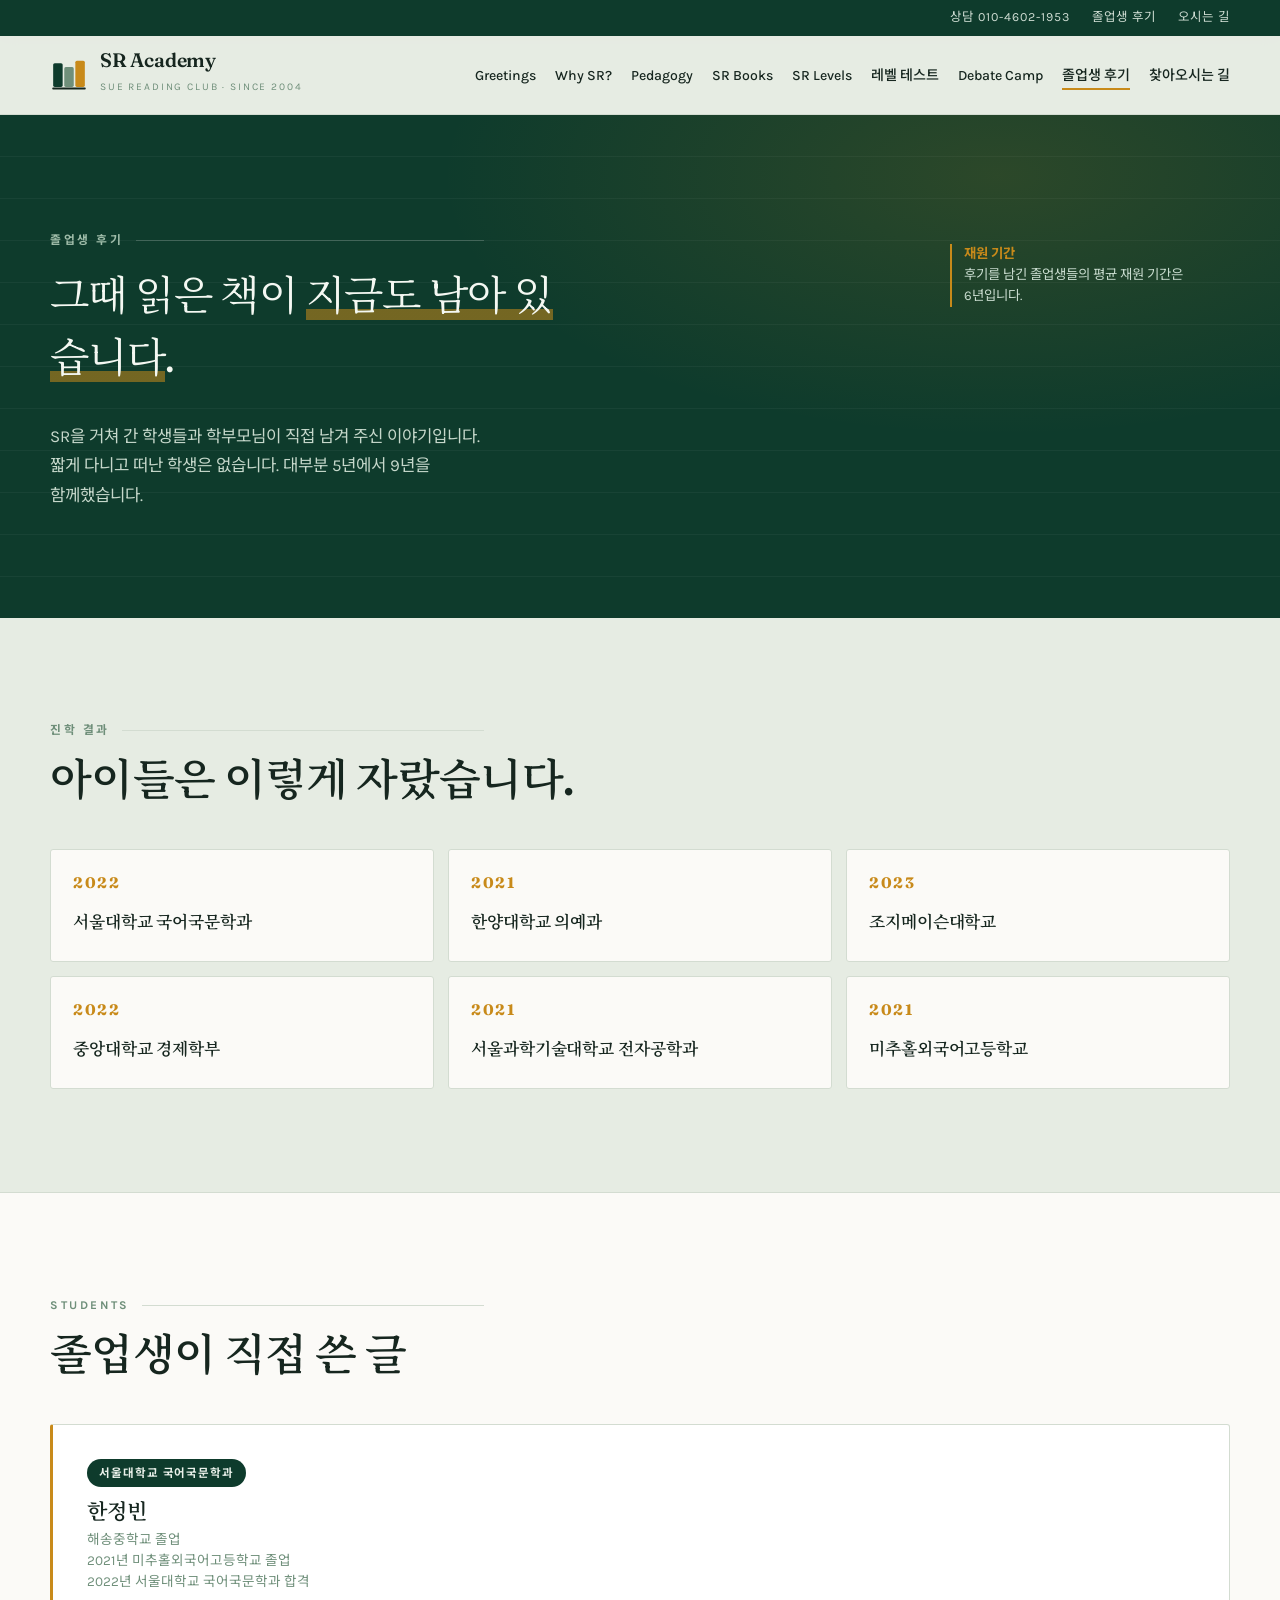
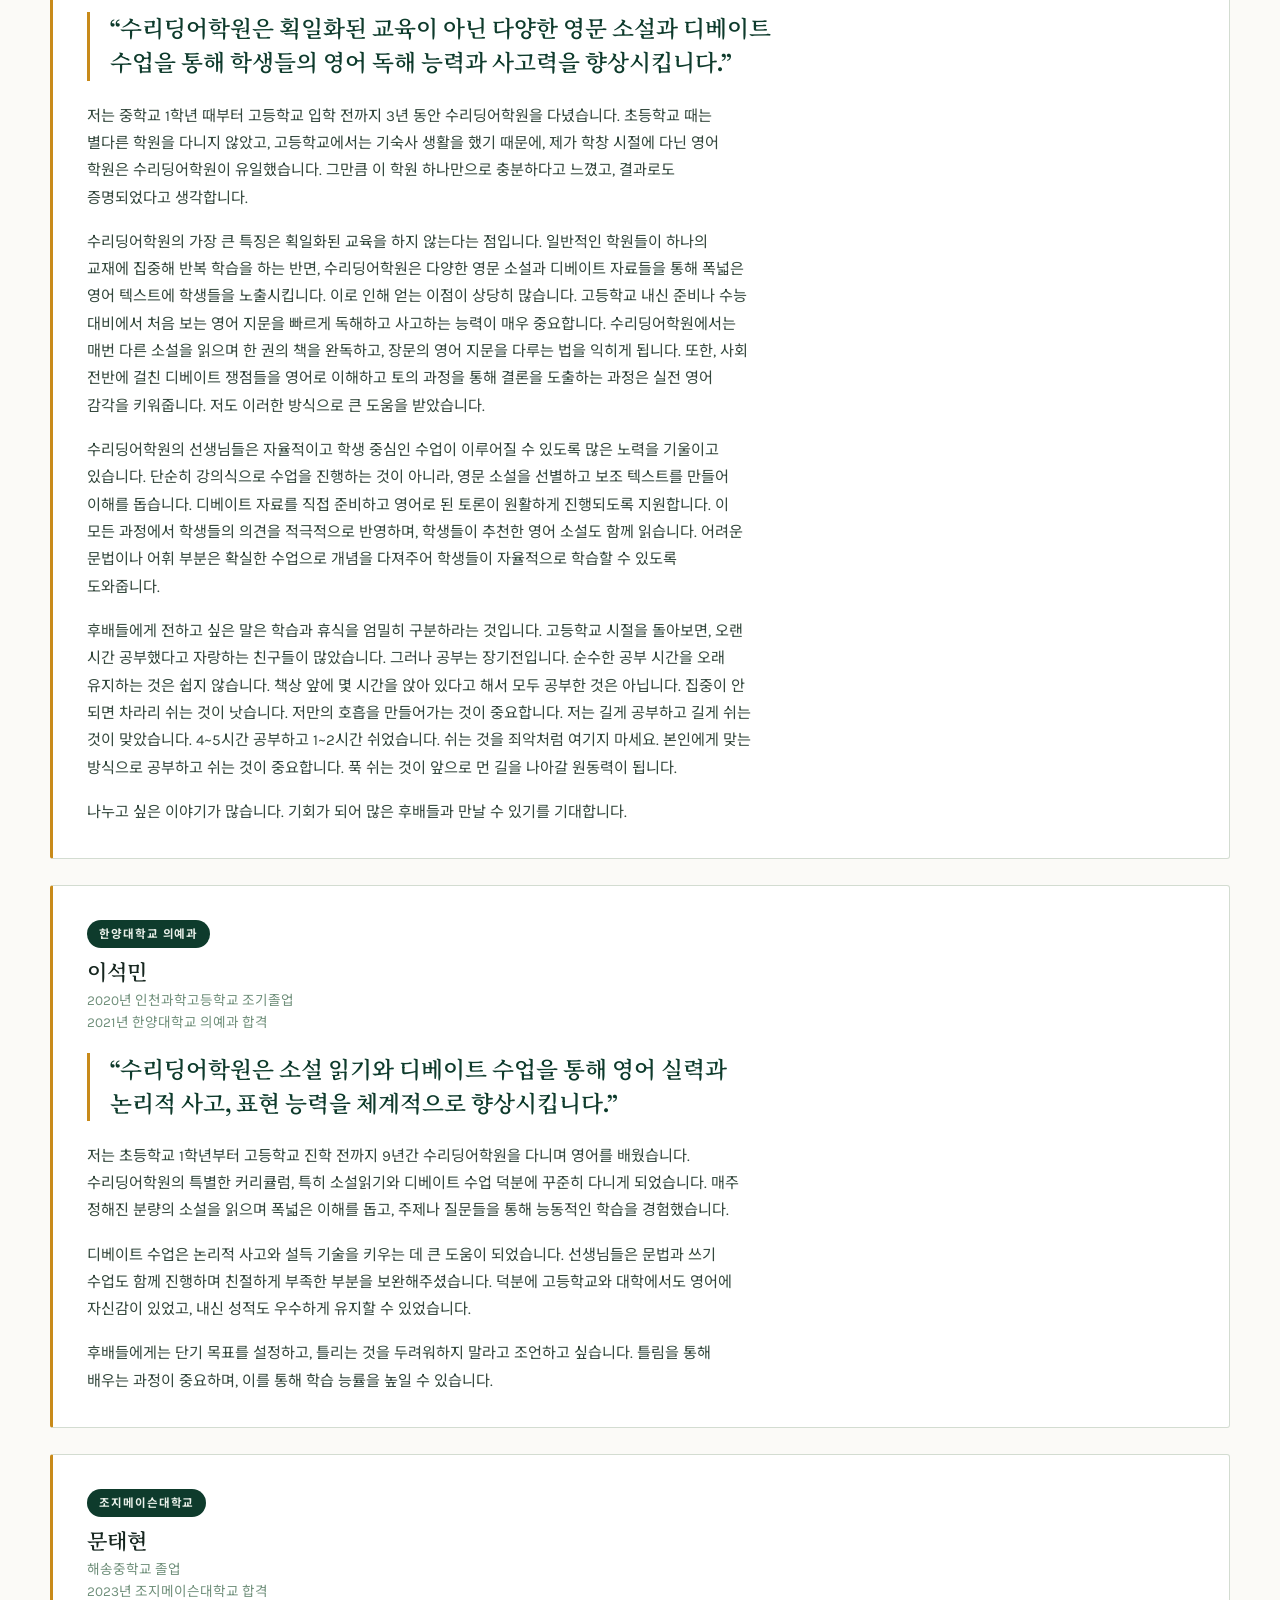
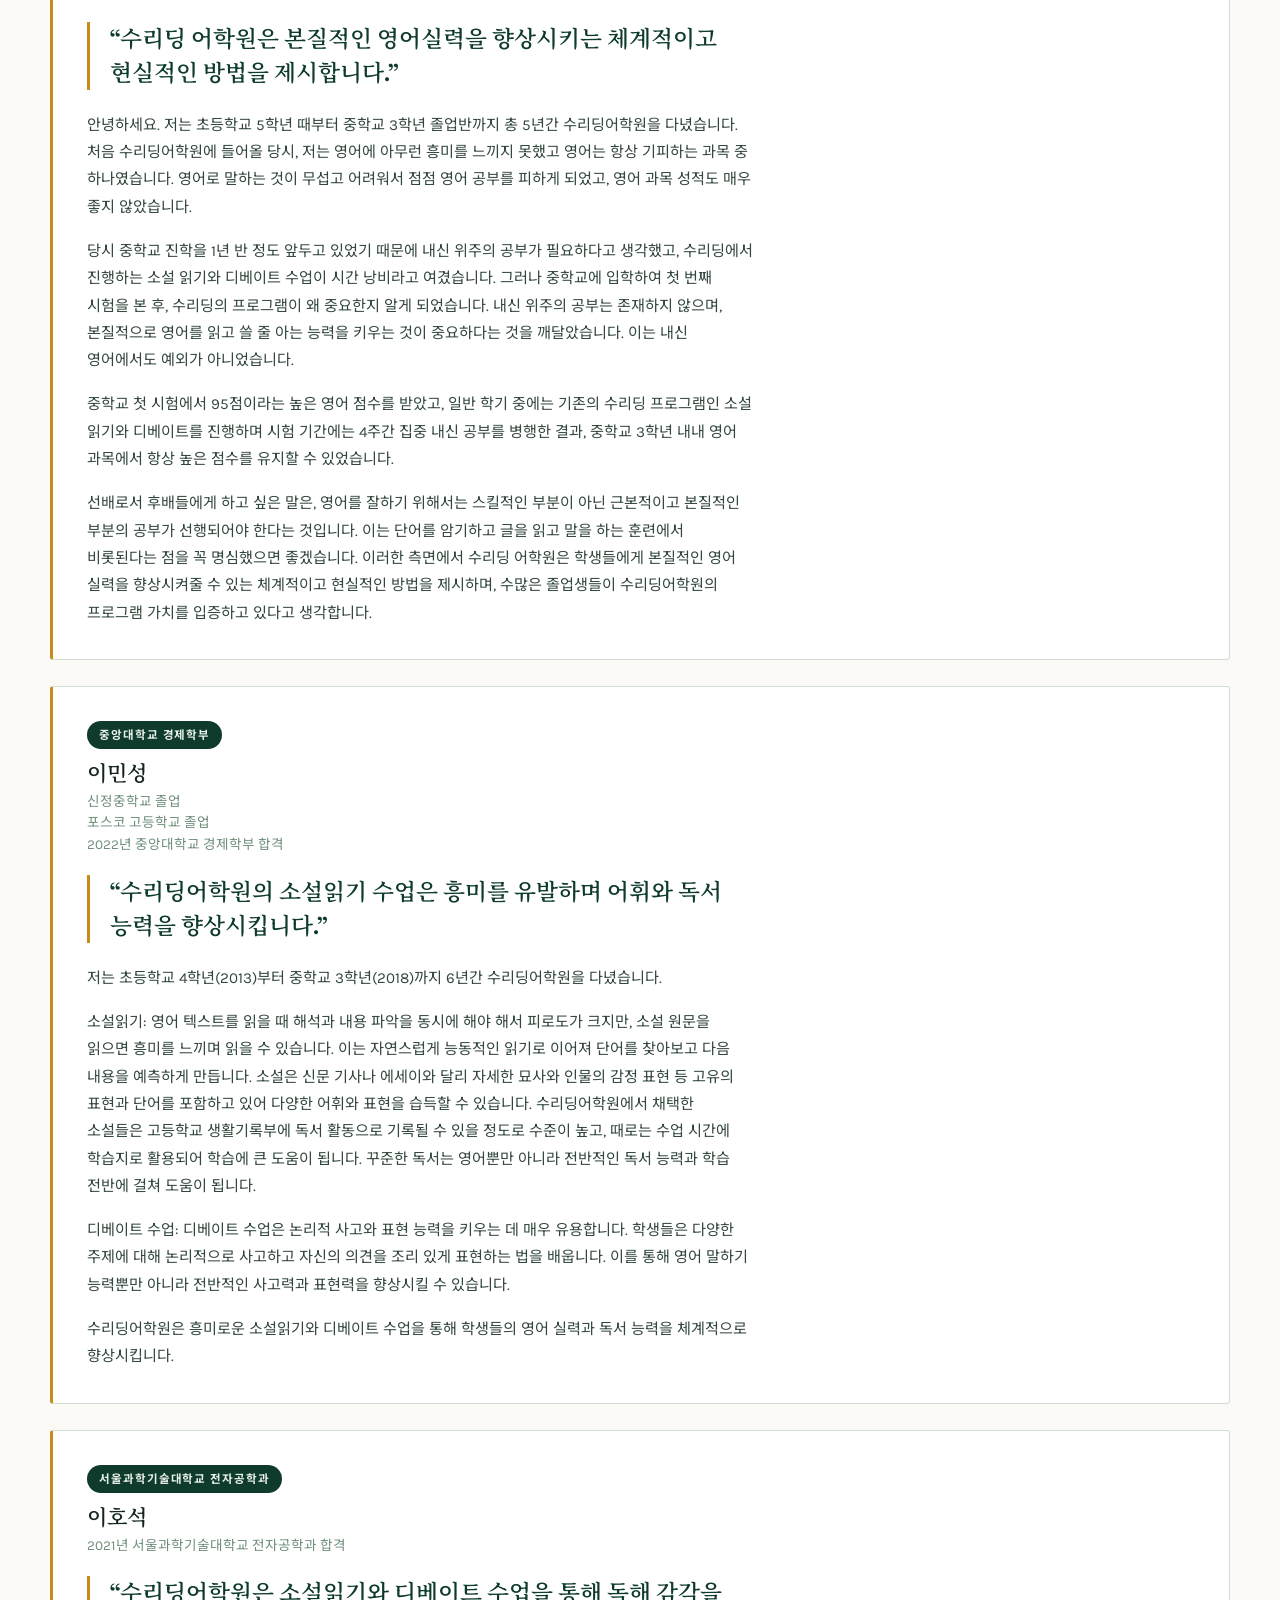
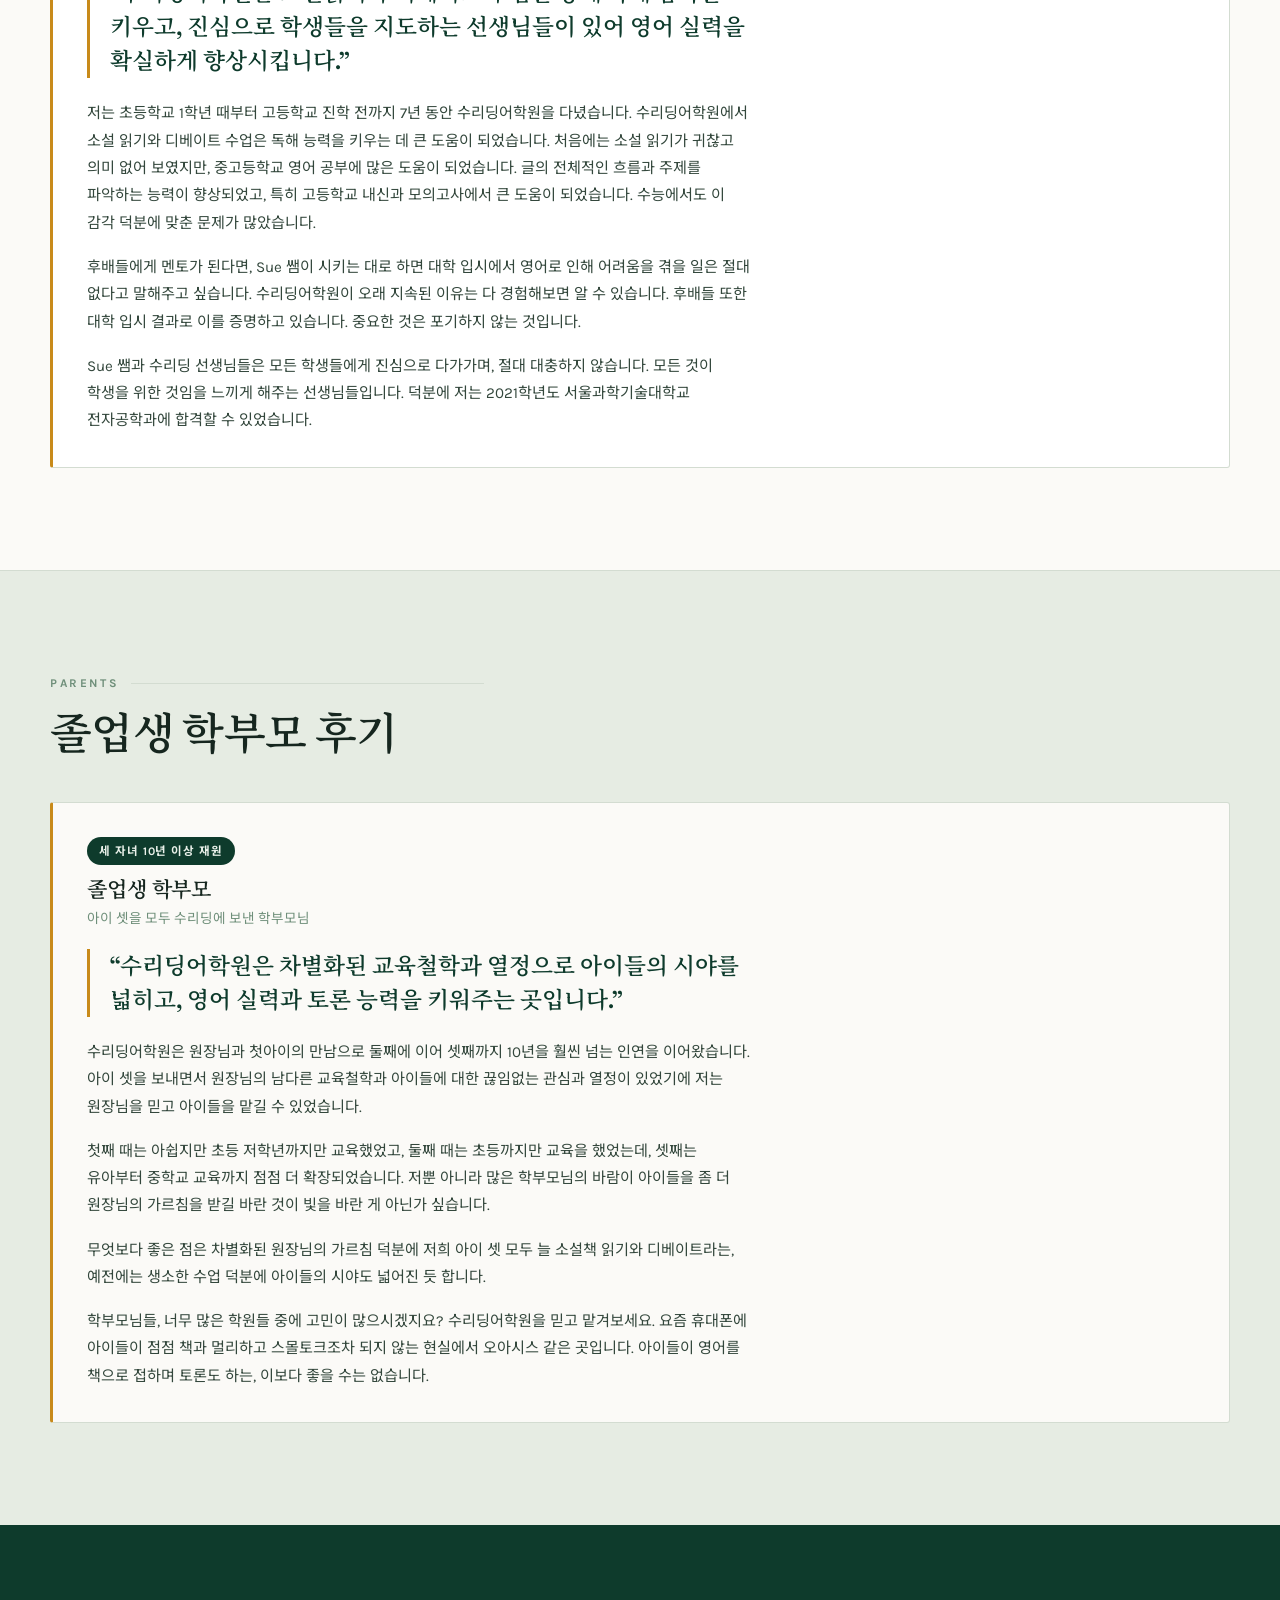
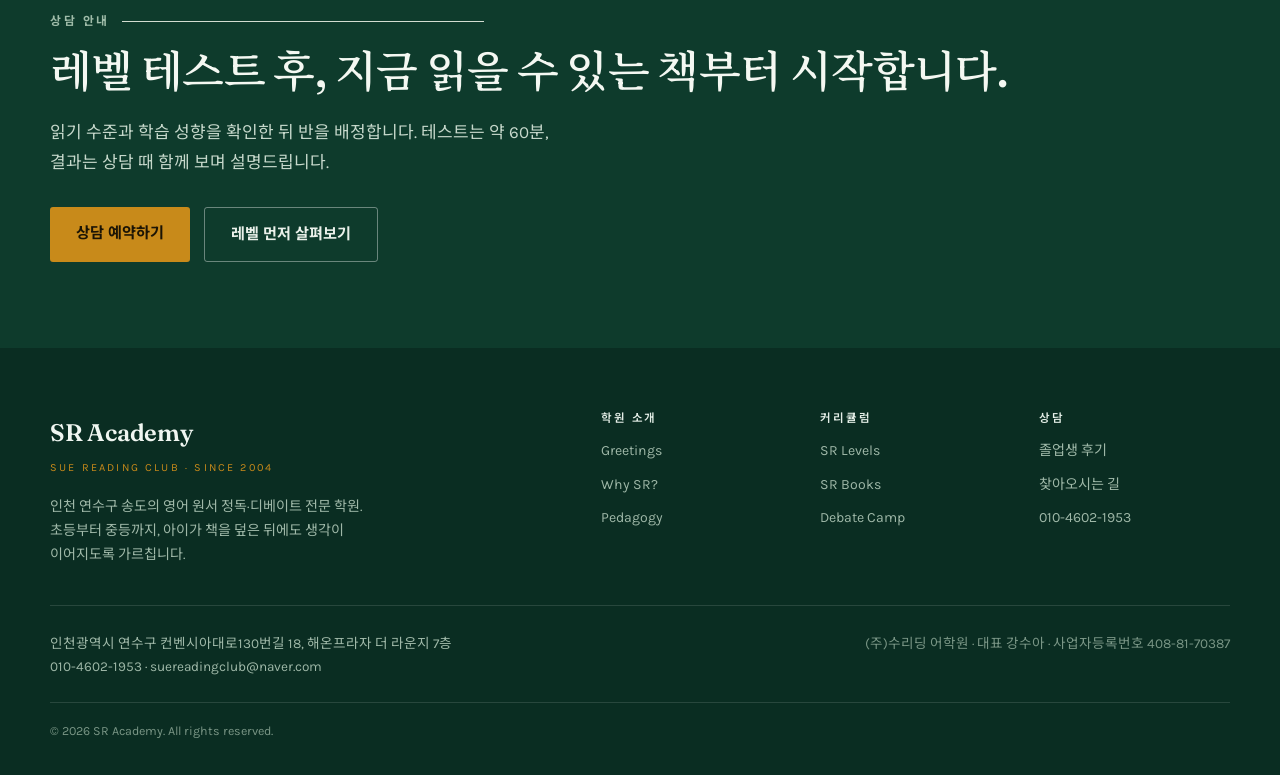
<file: reviews.html>
<!DOCTYPE html>
<html lang="ko">
<head>
<meta charset="utf-8">
<meta name="viewport" content="width=device-width, initial-scale=1">
<title>졸업생 후기 | 서울대·한양대 의예과 진학 | SR Academy 수리딩어학원</title>
<meta name="description" content="송도 수리딩어학원 졸업생 후기. 서울대 국어국문학과, 한양대 의예과, 조지메이슨대, 중앙대, 서울과기대 진학. 평균 6년 재원한 학생과 학부모가 직접 쓴 글.">
<link rel="canonical" href="https://suereadingclub.co.kr/reviews.html">
<meta name="author" content="SR Academy 수리딩어학원">
<meta name="robots" content="index, follow, max-image-preview:large">
<!-- 네이버 서치어드바이저 인증 코드를 받으면 아래 주석을 풀고 넣으세요 -->
<!-- <meta name="naver-site-verification" content="여기에인증코드"> -->
<meta property="og:url" content="https://suereadingclub.co.kr/reviews.html">
<meta property="og:image" content="https://suereadingclub.co.kr/assets/img/og-image.png">
<meta property="og:image:width" content="1200">
<meta property="og:image:height" content="630">
<meta name="twitter:card" content="summary_large_image">
<meta property="og:title" content="졸업생 후기 | 서울대·한양대 의예과 진학 | SR Academy 수리딩어학원">
<meta property="og:description" content="송도 수리딩어학원 졸업생 후기. 서울대 국어국문학과, 한양대 의예과, 조지메이슨대, 중앙대, 서울과기대 진학. 평균 6년 재원한 학생과 학부모가 직접 쓴 글.">
<meta property="og:type" content="website">
<meta property="og:site_name" content="SR Academy 수리딩어학원">
<meta property="og:locale" content="ko_KR">
<meta name="theme-color" content="#0E3B2C">
<link rel="icon" href="assets/img/favicon.svg" type="image/svg+xml">
<link rel="preconnect" href="https://fonts.googleapis.com">
<link rel="preconnect" href="https://fonts.gstatic.com" crossorigin>
<link href="https://fonts.googleapis.com/css2?family=Fraunces:opsz,wght@9..144,400;9..144,600;9..144,700&family=Karla:wght@400;500;700&family=Noto+Sans+KR:wght@400;500;700&family=Noto+Serif+KR:wght@500;600&display=swap" rel="stylesheet">
<link rel="stylesheet" href="assets/css/style.css">
<script type="application/ld+json">
{
  "@context": "https://schema.org",
  "@type": ["EducationalOrganization", "LocalBusiness"],
  "@id": "https://suereadingclub.co.kr/#organization",
  "name": "SR Academy 수리딩어학원",
  "alternateName": ["수리딩어학원", "Sue Reading Club", "SR Academy", "송도 수리딩"],
  "url": "https://suereadingclub.co.kr/",
  "logo": "https://suereadingclub.co.kr/assets/img/favicon.svg",
  "image": "https://suereadingclub.co.kr/assets/img/og-image.png",
  "foundingDate": "2004",
  "description": "인천 송도의 영어 원서 정독·디베이트 전문 학원. 초등학생부터 중학생까지 원서 완독과 토론, 에세이 쓰기로 영어의 깊이를 만듭니다.",
  "slogan": "Born to Read",
  "address": {
    "@type": "PostalAddress",
    "streetAddress": "컨벤시아대로130번길 18, 해온프라자 더 라운지 7층",
    "addressLocality": "연수구",
    "addressRegion": "인천광역시",
    "postalCode": "21998",
    "addressCountry": "KR"
  },
  "geo": {
    "@type": "GeoCoordinates",
    "latitude": 37.3894,
    "longitude": 126.6390
  },
  "telephone": "+82-10-4602-1953",
  "email": "suereadingclub@naver.com",
  "priceRange": "$$",
  "areaServed": [
    { "@type": "Place", "name": "인천 연수구 송도동" },
    { "@type": "Place", "name": "인천광역시 연수구" }
  ],
  "openingHoursSpecification": [
    {
      "@type": "OpeningHoursSpecification",
      "dayOfWeek": ["Monday","Tuesday","Wednesday","Thursday","Friday"],
      "opens": "14:00",
      "closes": "20:00"
    },
    {
      "@type": "OpeningHoursSpecification",
      "dayOfWeek": "Saturday",
      "opens": "10:00",
      "closes": "15:00"
    }
  ],
  "knowsLanguage": ["ko", "en"],
  "hasOfferCatalog": {
    "@type": "OfferCatalog",
    "name": "영어 교육 과정",
    "itemListElement": [
      { "@type": "Course", "name": "파닉스", "description": "글자와 소리의 규칙을 익히는 영어 읽기 입문 과정",
        "provider": { "@id": "https://suereadingclub.co.kr/#organization" } },
      { "@type": "Course", "name": "초등 원서 리딩", "description": "영어 원서를 한 권씩 완독하며 어휘·라이팅·문법을 함께 익히는 과정",
        "provider": { "@id": "https://suereadingclub.co.kr/#organization" } },
      { "@type": "Course", "name": "영어 디베이트", "description": "근거를 찾아 자기 관점을 세우고 설득하는 영어 토론 과정",
        "provider": { "@id": "https://suereadingclub.co.kr/#organization" } },
      { "@type": "Course", "name": "중등 내신·특목고 대비", "description": "학교 내신 문법과 서술형, 특목고·자사고 자소서와 면접 대비 과정",
        "provider": { "@id": "https://suereadingclub.co.kr/#organization" } }
    ]
  }
}
</script></head>
<body>

<a class="skip" href="#main">본문으로 건너뛰기</a>

<!-- ▼ 상단 바 (모든 페이지 공통) -->
<div class="topbar">
  <div class="wrap">
    <a href="tel:01046021953">상담 010-4602-1953</a>
    <a href="reviews.html">졸업생 후기</a>
    <a href="location.html">오시는 길</a>
  </div>
</div>

<header class="site-head">
  <div class="wrap head-inner">
    <a class="brand" href="index.html">
      <svg viewBox="0 0 48 48" aria-hidden="true" focusable="false">
  <rect x="4" y="9" width="12" height="30" rx="2" fill="#0E3B2C"/>
  <rect x="18" y="14" width="12" height="25" rx="2" fill="#6F8F7A"/>
  <rect x="32" y="6" width="12" height="33" rx="2" fill="#C88A1A"/>
  <path d="M4 41h40" stroke="#16261F" stroke-width="2.4" stroke-linecap="round"/>
</svg>
      <span class="brand-text">
        <b>SR Academy</b>
        <span class="brand-sub">Sue Reading Club · Since 2004</span>
      </span>
    </a>
    <button class="nav-toggle" aria-expanded="false" aria-controls="site-nav">메뉴</button>
    <nav class="nav" id="site-nav" aria-label="주요 메뉴">
      <ul>
          <li><a href="index.html">Greetings</a></li>
          <li><a href="why-sr.html">Why SR?</a></li>
          <li><a href="pedagogy.html">Pedagogy</a></li>
          <li><a href="books.html">SR Books</a></li>
          <li><a href="levels.html">SR Levels</a></li>
          <li><a href="level-test.html">레벨 테스트</a></li>
          <li><a href="debate-camp.html">Debate Camp</a></li>
          <li><a href="reviews.html">졸업생 후기</a></li>
          <li><a href="location.html">찾아오시는 길</a></li>
      </ul>
    </nav>
  </div>
</header>
<!-- ▲ 상단 바 끝 -->

<main id="main">

<section class="hero">
  <div class="wrap">
    <div class="hero-grid">
      <div>
        <p class="eyebrow">졸업생 후기</p>
        <h1 class="passage">그때 읽은 책이 <span class="u">지금도 남아 있습니다</span>.</h1>
        <p class="hero-sub">
          SR을 거쳐 간 학생들과 학부모님이 직접 남겨 주신 이야기입니다.
          짧게 다니고 떠난 학생은 없습니다. 대부분 5년에서 9년을 함께했습니다.
        </p>
      </div>
      <div class="hero-notes">
        <p class="note"><em>재원 기간</em><br>후기를 남긴 졸업생들의 평균 재원 기간은 6년입니다.</p>
      </div>
    </div>
  </div>
</section>

<section class="section">
  <div class="wrap">
    <div class="section-head reveal">
      <p class="eyebrow">진학 결과</p>
      <h2>아이들은 이렇게 자랐습니다.</h2>
    </div>
    <div class="grid grid-3 reveal" style="gap:14px">
      <div class="card" style="padding:20px 22px"><p class="card-num">2022</p><h3 style="font-size:1.05rem">서울대학교 국어국문학과</h3></div>
      <div class="card" style="padding:20px 22px"><p class="card-num">2021</p><h3 style="font-size:1.05rem">한양대학교 의예과</h3></div>
      <div class="card" style="padding:20px 22px"><p class="card-num">2023</p><h3 style="font-size:1.05rem">조지메이슨대학교</h3></div>
      <div class="card" style="padding:20px 22px"><p class="card-num">2022</p><h3 style="font-size:1.05rem">중앙대학교 경제학부</h3></div>
      <div class="card" style="padding:20px 22px"><p class="card-num">2021</p><h3 style="font-size:1.05rem">서울과학기술대학교 전자공학과</h3></div>
      <div class="card" style="padding:20px 22px"><p class="card-num">2021</p><h3 style="font-size:1.05rem">미추홀외국어고등학교</h3></div>
    </div>
  </div>
</section>

<section class="section section--card">
  <div class="wrap">
    <div class="section-head reveal">
      <p class="eyebrow">Students</p>
      <h2>졸업생이 직접 쓴 글</h2>
    </div>
    <div class="reviews">
      <article class="review reveal">
        <header class="review-head">
          <p class="review-badge">서울대학교 국어국문학과</p>
          <h3>한정빈</h3>
          <p class="review-meta">해송중학교 졸업<br>2021년 미추홀외국어고등학교 졸업<br>2022년 서울대학교 국어국문학과 합격</p>
        </header>
        <blockquote class="review-quote">수리딩어학원은 획일화된 교육이 아닌 다양한 영문 소설과 디베이트 수업을 통해 학생들의 영어 독해 능력과 사고력을 향상시킵니다.</blockquote>
        <div class="review-body">
          <p>저는 중학교 1학년 때부터 고등학교 입학 전까지 3년 동안 수리딩어학원을 다녔습니다. 초등학교 때는 별다른 학원을 다니지 않았고, 고등학교에서는 기숙사 생활을 했기 때문에, 제가 학창 시절에 다닌 영어 학원은 수리딩어학원이 유일했습니다. 그만큼 이 학원 하나만으로 충분하다고 느꼈고, 결과로도 증명되었다고 생각합니다.</p>
          <p>수리딩어학원의 가장 큰 특징은 획일화된 교육을 하지 않는다는 점입니다. 일반적인 학원들이 하나의 교재에 집중해 반복 학습을 하는 반면, 수리딩어학원은 다양한 영문 소설과 디베이트 자료들을 통해 폭넓은 영어 텍스트에 학생들을 노출시킵니다. 이로 인해 얻는 이점이 상당히 많습니다. 고등학교 내신 준비나 수능 대비에서 처음 보는 영어 지문을 빠르게 독해하고 사고하는 능력이 매우 중요합니다. 수리딩어학원에서는 매번 다른 소설을 읽으며 한 권의 책을 완독하고, 장문의 영어 지문을 다루는 법을 익히게 됩니다. 또한, 사회 전반에 걸친 디베이트 쟁점들을 영어로 이해하고 토의 과정을 통해 결론을 도출하는 과정은 실전 영어 감각을 키워줍니다. 저도 이러한 방식으로 큰 도움을 받았습니다.</p>
          <p>수리딩어학원의 선생님들은 자율적이고 학생 중심인 수업이 이루어질 수 있도록 많은 노력을 기울이고 있습니다. 단순히 강의식으로 수업을 진행하는 것이 아니라, 영문 소설을 선별하고 보조 텍스트를 만들어 이해를 돕습니다. 디베이트 자료를 직접 준비하고 영어로 된 토론이 원활하게 진행되도록 지원합니다. 이 모든 과정에서 학생들의 의견을 적극적으로 반영하며, 학생들이 추천한 영어 소설도 함께 읽습니다. 어려운 문법이나 어휘 부분은 확실한 수업으로 개념을 다져주어 학생들이 자율적으로 학습할 수 있도록 도와줍니다.</p>
          <p>후배들에게 전하고 싶은 말은 학습과 휴식을 엄밀히 구분하라는 것입니다. 고등학교 시절을 돌아보면, 오랜 시간 공부했다고 자랑하는 친구들이 많았습니다. 그러나 공부는 장기전입니다. 순수한 공부 시간을 오래 유지하는 것은 쉽지 않습니다. 책상 앞에 몇 시간을 앉아 있다고 해서 모두 공부한 것은 아닙니다. 집중이 안 되면 차라리 쉬는 것이 낫습니다. 저만의 호흡을 만들어가는 것이 중요합니다. 저는 길게 공부하고 길게 쉬는 것이 맞았습니다. 4~5시간 공부하고 1~2시간 쉬었습니다. 쉬는 것을 죄악처럼 여기지 마세요. 본인에게 맞는 방식으로 공부하고 쉬는 것이 중요합니다. 푹 쉬는 것이 앞으로 먼 길을 나아갈 원동력이 됩니다.</p>
          <p>나누고 싶은 이야기가 많습니다. 기회가 되어 많은 후배들과 만날 수 있기를 기대합니다.</p>
        </div>
      </article>
      <article class="review reveal">
        <header class="review-head">
          <p class="review-badge">한양대학교 의예과</p>
          <h3>이석민</h3>
          <p class="review-meta">2020년 인천과학고등학교 조기졸업<br>2021년 한양대학교 의예과 합격</p>
        </header>
        <blockquote class="review-quote">수리딩어학원은 소설 읽기와 디베이트 수업을 통해 영어 실력과 논리적 사고, 표현 능력을 체계적으로 향상시킵니다.</blockquote>
        <div class="review-body">
          <p>저는 초등학교 1학년부터 고등학교 진학 전까지 9년간 수리딩어학원을 다니며 영어를 배웠습니다. 수리딩어학원의 특별한 커리큘럼, 특히 소설읽기와 디베이트 수업 덕분에 꾸준히 다니게 되었습니다. 매주 정해진 분량의 소설을 읽으며 폭넓은 이해를 돕고, 주제나 질문들을 통해 능동적인 학습을 경험했습니다.</p>
          <p>디베이트 수업은 논리적 사고와 설득 기술을 키우는 데 큰 도움이 되었습니다. 선생님들은 문법과 쓰기 수업도 함께 진행하며 친절하게 부족한 부분을 보완해주셨습니다. 덕분에 고등학교와 대학에서도 영어에 자신감이 있었고, 내신 성적도 우수하게 유지할 수 있었습니다.</p>
          <p>후배들에게는 단기 목표를 설정하고, 틀리는 것을 두려워하지 말라고 조언하고 싶습니다. 틀림을 통해 배우는 과정이 중요하며, 이를 통해 학습 능률을 높일 수 있습니다.</p>
        </div>
      </article>
      <article class="review reveal">
        <header class="review-head">
          <p class="review-badge">조지메이슨대학교</p>
          <h3>문태현</h3>
          <p class="review-meta">해송중학교 졸업<br>2023년 조지메이슨대학교 합격</p>
        </header>
        <blockquote class="review-quote">수리딩 어학원은 본질적인 영어실력을 향상시키는 체계적이고 현실적인 방법을 제시합니다.</blockquote>
        <div class="review-body">
          <p>안녕하세요. 저는 초등학교 5학년 때부터 중학교 3학년 졸업반까지 총 5년간 수리딩어학원을 다녔습니다. 처음 수리딩어학원에 들어올 당시, 저는 영어에 아무런 흥미를 느끼지 못했고 영어는 항상 기피하는 과목 중 하나였습니다. 영어로 말하는 것이 무섭고 어려워서 점점 영어 공부를 피하게 되었고, 영어 과목 성적도 매우 좋지 않았습니다.</p>
          <p>당시 중학교 진학을 1년 반 정도 앞두고 있었기 때문에 내신 위주의 공부가 필요하다고 생각했고, 수리딩에서 진행하는 소설 읽기와 디베이트 수업이 시간 낭비라고 여겼습니다. 그러나 중학교에 입학하여 첫 번째 시험을 본 후, 수리딩의 프로그램이 왜 중요한지 알게 되었습니다. 내신 위주의 공부는 존재하지 않으며, 본질적으로 영어를 읽고 쓸 줄 아는 능력을 키우는 것이 중요하다는 것을 깨달았습니다. 이는 내신 영어에서도 예외가 아니었습니다.</p>
          <p>중학교 첫 시험에서 95점이라는 높은 영어 점수를 받았고, 일반 학기 중에는 기존의 수리딩 프로그램인 소설 읽기와 디베이트를 진행하며 시험 기간에는 4주간 집중 내신 공부를 병행한 결과, 중학교 3학년 내내 영어 과목에서 항상 높은 점수를 유지할 수 있었습니다.</p>
          <p>선배로서 후배들에게 하고 싶은 말은, 영어를 잘하기 위해서는 스킬적인 부분이 아닌 근본적이고 본질적인 부분의 공부가 선행되어야 한다는 것입니다. 이는 단어를 암기하고 글을 읽고 말을 하는 훈련에서 비롯된다는 점을 꼭 명심했으면 좋겠습니다. 이러한 측면에서 수리딩 어학원은 학생들에게 본질적인 영어 실력을 향상시켜줄 수 있는 체계적이고 현실적인 방법을 제시하며, 수많은 졸업생들이 수리딩어학원의 프로그램 가치를 입증하고 있다고 생각합니다.</p>
        </div>
      </article>
      <article class="review reveal">
        <header class="review-head">
          <p class="review-badge">중앙대학교 경제학부</p>
          <h3>이민성</h3>
          <p class="review-meta">신정중학교 졸업<br>포스코 고등학교 졸업<br>2022년 중앙대학교 경제학부 합격</p>
        </header>
        <blockquote class="review-quote">수리딩어학원의 소설읽기 수업은 흥미를 유발하며 어휘와 독서 능력을 향상시킵니다.</blockquote>
        <div class="review-body">
          <p>저는 초등학교 4학년(2013)부터 중학교 3학년(2018)까지 6년간 수리딩어학원을 다녔습니다.</p>
          <p>소설읽기: 영어 텍스트를 읽을 때 해석과 내용 파악을 동시에 해야 해서 피로도가 크지만, 소설 원문을 읽으면 흥미를 느끼며 읽을 수 있습니다. 이는 자연스럽게 능동적인 읽기로 이어져 단어를 찾아보고 다음 내용을 예측하게 만듭니다. 소설은 신문 기사나 에세이와 달리 자세한 묘사와 인물의 감정 표현 등 고유의 표현과 단어를 포함하고 있어 다양한 어휘와 표현을 습득할 수 있습니다. 수리딩어학원에서 채택한 소설들은 고등학교 생활기록부에 독서 활동으로 기록될 수 있을 정도로 수준이 높고, 때로는 수업 시간에 학습지로 활용되어 학습에 큰 도움이 됩니다. 꾸준한 독서는 영어뿐만 아니라 전반적인 독서 능력과 학습 전반에 걸쳐 도움이 됩니다.</p>
          <p>디베이트 수업: 디베이트 수업은 논리적 사고와 표현 능력을 키우는 데 매우 유용합니다. 학생들은 다양한 주제에 대해 논리적으로 사고하고 자신의 의견을 조리 있게 표현하는 법을 배웁니다. 이를 통해 영어 말하기 능력뿐만 아니라 전반적인 사고력과 표현력을 향상시킬 수 있습니다.</p>
          <p>수리딩어학원은 흥미로운 소설읽기와 디베이트 수업을 통해 학생들의 영어 실력과 독서 능력을 체계적으로 향상시킵니다.</p>
        </div>
      </article>
      <article class="review reveal">
        <header class="review-head">
          <p class="review-badge">서울과학기술대학교 전자공학과</p>
          <h3>이호석</h3>
          <p class="review-meta">2021년 서울과학기술대학교 전자공학과 합격</p>
        </header>
        <blockquote class="review-quote">수리딩어학원은 소설읽기와 디베이트 수업을 통해 독해 감각을 키우고, 진심으로 학생들을 지도하는 선생님들이 있어 영어 실력을 확실하게 향상시킵니다.</blockquote>
        <div class="review-body">
          <p>저는 초등학교 1학년 때부터 고등학교 진학 전까지 7년 동안 수리딩어학원을 다녔습니다. 수리딩어학원에서 소설 읽기와 디베이트 수업은 독해 능력을 키우는 데 큰 도움이 되었습니다. 처음에는 소설 읽기가 귀찮고 의미 없어 보였지만, 중고등학교 영어 공부에 많은 도움이 되었습니다. 글의 전체적인 흐름과 주제를 파악하는 능력이 향상되었고, 특히 고등학교 내신과 모의고사에서 큰 도움이 되었습니다. 수능에서도 이 감각 덕분에 맞춘 문제가 많았습니다.</p>
          <p>후배들에게 멘토가 된다면, Sue 쌤이 시키는 대로 하면 대학 입시에서 영어로 인해 어려움을 겪을 일은 절대 없다고 말해주고 싶습니다. 수리딩어학원이 오래 지속된 이유는 다 경험해보면 알 수 있습니다. 후배들 또한 대학 입시 결과로 이를 증명하고 있습니다. 중요한 것은 포기하지 않는 것입니다.</p>
          <p>Sue 쌤과 수리딩 선생님들은 모든 학생들에게 진심으로 다가가며, 절대 대충하지 않습니다. 모든 것이 학생을 위한 것임을 느끼게 해주는 선생님들입니다. 덕분에 저는 2021학년도 서울과학기술대학교 전자공학과에 합격할 수 있었습니다.</p>
        </div>
      </article>
    </div>
  </div>
</section>

<section class="section">
  <div class="wrap">
    <div class="section-head reveal">
      <p class="eyebrow">Parents</p>
      <h2>졸업생 학부모 후기</h2>
    </div>
    <div class="reviews">
      <article class="review reveal">
        <header class="review-head">
          <p class="review-badge">세 자녀 10년 이상 재원</p>
          <h3>졸업생 학부모</h3>
          <p class="review-meta">아이 셋을 모두 수리딩에 보낸 학부모님</p>
        </header>
        <blockquote class="review-quote">수리딩어학원은 차별화된 교육철학과 열정으로 아이들의 시야를 넓히고, 영어 실력과 토론 능력을 키워주는 곳입니다.</blockquote>
        <div class="review-body">
          <p>수리딩어학원은 원장님과 첫아이의 만남으로 둘째에 이어 셋째까지 10년을 훨씬 넘는 인연을 이어왔습니다. 아이 셋을 보내면서 원장님의 남다른 교육철학과 아이들에 대한 끊임없는 관심과 열정이 있었기에 저는 원장님을 믿고 아이들을 맡길 수 있었습니다.</p>
          <p>첫째 때는 아쉽지만 초등 저학년까지만 교육했었고, 둘째 때는 초등까지만 교육을 했었는데, 셋째는 유아부터 중학교 교육까지 점점 더 확장되었습니다. 저뿐 아니라 많은 학부모님의 바람이 아이들을 좀 더 원장님의 가르침을 받길 바란 것이 빛을 바란 게 아닌가 싶습니다.</p>
          <p>무엇보다 좋은 점은 차별화된 원장님의 가르침 덕분에 저희 아이 셋 모두 늘 소설책 읽기와 디베이트라는, 예전에는 생소한 수업 덕분에 아이들의 시야도 넓어진 듯 합니다.</p>
          <p>학부모님들, 너무 많은 학원들 중에 고민이 많으시겠지요? 수리딩어학원을 믿고 맡겨보세요. 요즘 휴대폰에 아이들이 점점 책과 멀리하고 스몰토크조차 되지 않는 현실에서 오아시스 같은 곳입니다. 아이들이 영어를 책으로 접하며 토론도 하는, 이보다 좋을 수는 없습니다.</p>
        </div>
      </article>
    </div>
  </div>
</section>

<section class="cta">
  <div class="wrap">
    <p class="eyebrow" style="color:#9FBCA9">상담 안내</p>
    <h2>레벨 테스트 후, 지금 읽을 수 있는 책부터 시작합니다.</h2>
    <p style="max-width:52ch">읽기 수준과 학습 성향을 확인한 뒤 반을 배정합니다. 테스트는 약 60분, 결과는 상담 때 함께 보며 설명드립니다.</p>
    <div class="btn-row">
      <a class="btn btn-primary" href="location.html">상담 예약하기</a>
      <a class="btn btn-ghost" href="levels.html">레벨 먼저 살펴보기</a>
    </div>
  </div>
</section>
</main>

<!-- ▼ 하단 (모든 페이지 공통) -->
<footer class="site-foot">
  <div class="wrap">
    <div class="foot-top">
      <div class="foot-brand">
        <p class="foot-mark">SR Academy</p>
        <p class="foot-tag">Sue Reading Club · Since 2004</p>
        <p class="foot-desc">
          인천 연수구 송도의 영어 원서 정독·디베이트 전문 학원.<br>
          초등부터 중등까지, 아이가 책을 덮은 뒤에도 생각이 이어지도록 가르칩니다.
        </p>
      </div>

      <nav class="foot-nav" aria-label="사이트 메뉴">
        <div>
          <h4>학원 소개</h4>
          <ul>
            <li><a href="index.html">Greetings</a></li>
            <li><a href="why-sr.html">Why SR?</a></li>
            <li><a href="pedagogy.html">Pedagogy</a></li>
          </ul>
        </div>
        <div>
          <h4>커리큘럼</h4>
          <ul>
            <li><a href="levels.html">SR Levels</a></li>
            <li><a href="books.html">SR Books</a></li>
            <li><a href="debate-camp.html">Debate Camp</a></li>
          </ul>
        </div>
        <div>
          <h4>상담</h4>
          <ul>
            <li><a href="reviews.html">졸업생 후기</a></li>
            <li><a href="location.html">찾아오시는 길</a></li>
            <li><a href="tel:01046021953">010-4602-1953</a></li>
          </ul>
        </div>
      </nav>
    </div>

    <div class="foot-contact">
      <p>
        인천광역시 연수구 컨벤시아대로130번길 18, 해온프라자 더 라운지 7층<br>
        <a href="tel:01046021953">010-4602-1953</a> · <a href="mailto:suereadingclub@naver.com">suereadingclub@naver.com</a>
      </p>
      <p class="foot-biz">
        (주)수리딩 어학원 · 대표 강수아 · 사업자등록번호 408-81-70387
      </p>
    </div>

    <div class="foot-bottom">
      © <span data-year>2026</span> SR Academy. All rights reserved.
    </div>
  </div>
</footer>
<!-- ▲ 하단 끝 -->

<script src="assets/js/main.js"></script>
</body>
</html>
</file>
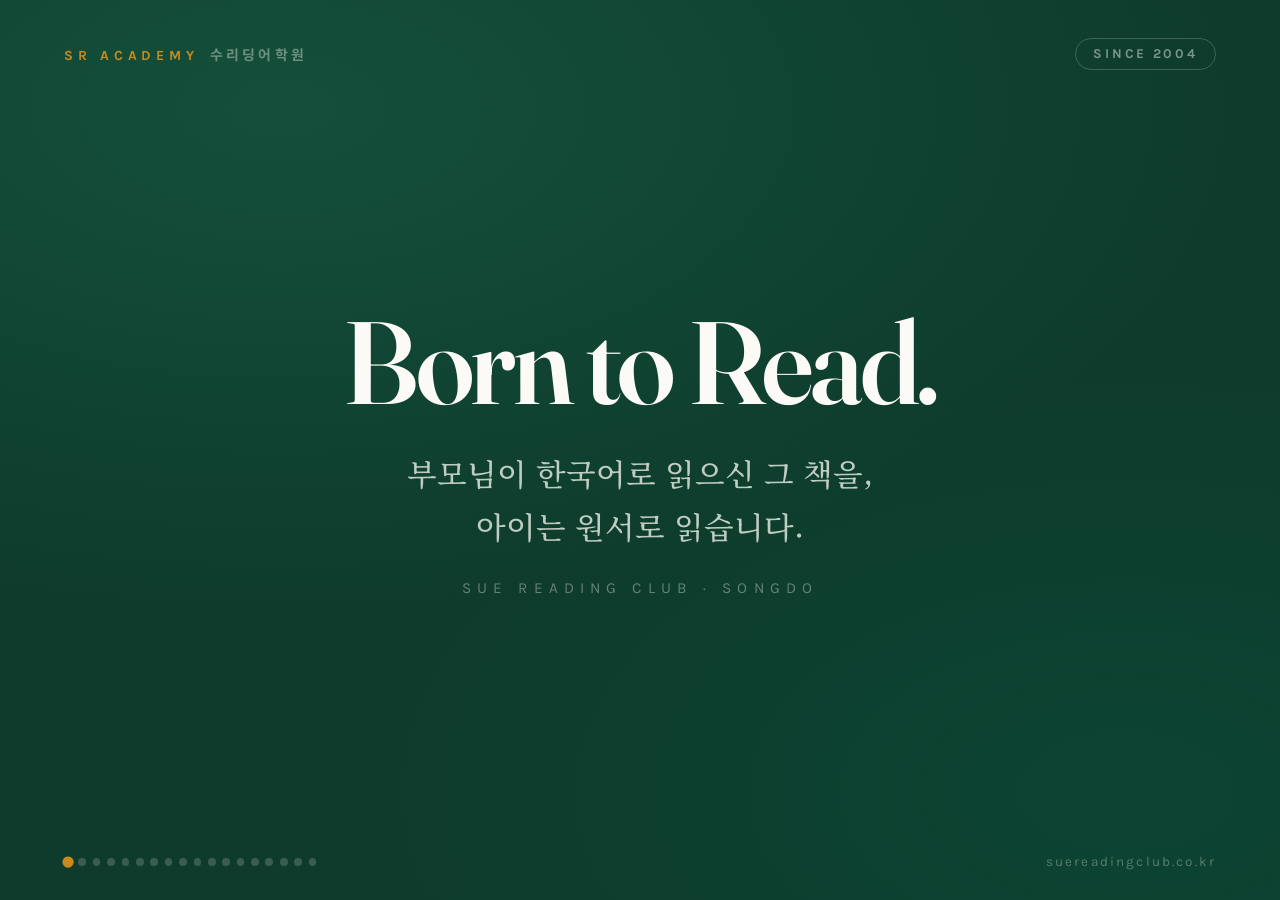
<file: tv.html>
<!DOCTYPE html>
<html lang="ko">
<head>
<meta charset="utf-8">
<meta name="viewport" content="width=device-width, initial-scale=1">
<title>SR Academy — 원서와 번역서</title>
<link rel="preconnect" href="https://fonts.googleapis.com">
<link rel="preconnect" href="https://fonts.gstatic.com" crossorigin>
<link href="https://fonts.googleapis.com/css2?family=Fraunces:opsz,wght@9..144,400;9..144,600;9..144,700&family=Karla:wght@400;500;700&family=Noto+Sans+KR:wght@400;500;700&family=Noto+Serif+KR:wght@500;600;700&display=swap" rel="stylesheet">
<style>
:root{
  --bottle:#0E3B2C;
  --bottle-deep:#0A2D22;
  --marigold:#C88A1A;
  --sage:#E6ECE3;
  --card:#FBFAF7;
  --moss:#6F8F7A;
  --ink:#16261F;
  --display:'Fraunces',Georgia,serif;
  --displayKR:'Noto Serif KR',Georgia,serif;
  --body:'Karla','Noto Sans KR',system-ui,sans-serif;
  --bodyKR:'Noto Sans KR',system-ui,sans-serif;
  --dur:14s;               /* 슬라이드 한 장이 머무는 시간 */
}

*{margin:0;padding:0;box-sizing:border-box}
html,body{height:100%;overflow:hidden;background:var(--bottle-deep)}
body{
  font-family:var(--bodyKR);
  color:var(--card);
  -webkit-font-smoothing:antialiased;
  cursor:none;
}

/* ── 무대 ───────────────────────────────────────── */
.stage{position:fixed;inset:0;display:grid;place-items:stretch}

.slide{
  grid-area:1/1;
  position:relative;
  display:flex;flex-direction:column;
  padding:4.2vh 5vw 3.4vh;
  opacity:0;visibility:hidden;
  transition:opacity 1.1s ease;
  background:
    radial-gradient(120% 90% at 22% 12%, #14503B 0%, transparent 62%),
    radial-gradient(100% 80% at 88% 88%, #0C4433 0%, transparent 58%),
    var(--bottle);
}
.slide.on{opacity:1;visibility:visible}
.slide.on .drift{animation:drift 60s ease-in-out infinite alternate}

/* 번인 방지 — 아주 느린 이동 */
@keyframes drift{
  from{transform:translate3d(-0.5vw,-0.5vh,0)}
  to  {transform:translate3d(0.5vw,0.5vh,0)}
}

/* ── 머리·꼬리 ───────────────────────────────────── */
.head,.foot{
  display:flex;align-items:center;justify-content:space-between;
  flex:0 0 auto;
}
.mark{
  display:flex;align-items:baseline;gap:.85em;
  font-family:var(--body);
  font-size:1.55vh;font-weight:700;
  letter-spacing:.34em;text-transform:uppercase;
  color:var(--marigold);
}
.mark span{color:rgba(230,236,227,.42);letter-spacing:.22em}
.stage-tag{
  font-family:var(--body);
  font-size:1.5vh;font-weight:700;
  letter-spacing:.2em;text-transform:uppercase;
  color:rgba(230,236,227,.5);
  border:1px solid rgba(230,236,227,.22);
  padding:.55em 1.3em;border-radius:100px;
}
.foot{margin-top:auto;padding-top:2.4vh}
.dots{display:flex;gap:.75vh}
.dot{
  width:.85vh;height:.85vh;border-radius:50%;
  background:rgba(230,236,227,.2);
  transition:background .5s,transform .5s;
}
.dot.now{background:var(--marigold);transform:scale(1.4)}
.site{
  font-family:var(--body);
  font-size:1.5vh;letter-spacing:.16em;
  color:rgba(230,236,227,.34);
}

/* ── 책 한 쌍 ────────────────────────────────────── */
.pair{
  flex:1;display:grid;
  grid-template-columns:1fr auto 1.34fr;
  align-items:center;gap:3.2vw;
  padding:1vh 0;
}

.side{display:flex;flex-direction:column;align-items:center;gap:2.4vh}
.side-label{
  font-family:var(--body);
  font-size:1.5vh;font-weight:700;
  letter-spacing:.26em;text-transform:uppercase;
}
.ko .side-label{color:rgba(230,236,227,.4)}
.en .side-label{color:var(--marigold)}

/* 책 오브젝트 — 실제 표지가 아니라 타이포로 만든 것 */
.book{
  position:relative;
  border-radius:.4vh 1vh 1vh .4vh;
  display:flex;flex-direction:column;
  justify-content:center;align-items:center;
  text-align:center;
  padding:3.4vh 2.6vh;
  overflow:hidden;
}
.book::before{                       /* 책등 */
  content:'';position:absolute;left:0;top:0;bottom:0;width:1.5vh;
  background:linear-gradient(90deg,rgba(0,0,0,.34),rgba(0,0,0,.08) 62%,transparent);
}
.book::after{                        /* 천 질감 */
  content:'';position:absolute;inset:0;pointer-events:none;
  background:repeating-linear-gradient(90deg,rgba(0,0,0,.05) 0 1px,transparent 1px 3px);
  opacity:.5;
}
.book .rule{width:38%;height:1px;opacity:.42;margin:1.5vh 0}
.book .t{
  font-family:var(--display);
  font-weight:600;line-height:1.14;
  letter-spacing:-.012em;
  word-break:keep-all;
}
.book .a{
  font-family:var(--body);
  font-size:1.5vh;letter-spacing:.13em;
  text-transform:uppercase;opacity:.68;
}

/* 한국어판 — 뒤로 물러나 있음 */
.ko .book{
  width:20vw;height:29vh;
  background:linear-gradient(158deg,#DDE4DA,#C9D4C7);
  color:#2C3D33;
  box-shadow:0 1.6vh 4vh rgba(0,0,0,.34);
  transform:rotate(-1.6deg) scale(.94);
  filter:saturate(.62);
}
.ko .book .t{font-family:var(--displayKR);font-size:3.1vh}
.ko .book .rule{background:#2C3D33}

/* 원서 — 앞으로 나와 있음 */
.en .book{
  width:26.5vw;height:38vh;
  background:linear-gradient(158deg,var(--card),#EFEBE0);
  color:var(--ink);
  box-shadow:0 2.6vh 6.5vh rgba(0,0,0,.46);
  transform:rotate(1.1deg);
  border-top:.55vh solid var(--marigold);
}
.en .book .t{font-size:4.5vh}
.en .book .rule{background:var(--marigold);opacity:.85}

.cap{text-align:center;max-width:27vw}
.cap .k{
  font-family:var(--displayKR);
  font-size:2.5vh;font-weight:600;line-height:1.4;
  word-break:keep-all;
}
.ko .cap .k{font-size:2.1vh;color:rgba(230,236,227,.62)}
.cap .sub{
  font-family:var(--body);
  font-size:1.6vh;letter-spacing:.1em;
  color:rgba(230,236,227,.42);margin-top:.7vh;
}

/* 가운데 연결부 — 이 화면의 핵심 */
.link{display:flex;flex-direction:column;align-items:center;gap:1.5vh}
.link .arrow{
  width:5.5vw;height:1px;background:var(--marigold);
  position:relative;opacity:.75;
}
.link .arrow::after{
  content:'';position:absolute;right:0;top:-.42vh;
  border-left:.85vh solid var(--marigold);
  border-top:.45vh solid transparent;
  border-bottom:.45vh solid transparent;
}
.link .t{
  font-family:var(--displayKR);
  font-size:1.9vh;font-weight:600;
  color:var(--marigold);letter-spacing:.02em;
  white-space:nowrap;
}

/* 아래 한 줄 설명 */
.note{
  flex:0 0 auto;text-align:center;
  border-top:1px solid rgba(230,236,227,.14);
  padding-top:2.6vh;margin-top:1vh;
}
.note p{
  font-family:var(--displayKR);
  font-size:2.9vh;font-weight:600;line-height:1.5;
  word-break:keep-all;
}
.note p em{font-style:normal;color:var(--marigold)}

/* ── 표지 슬라이드 ───────────────────────────────── */
.cover{flex:1;display:flex;flex-direction:column;justify-content:center;align-items:center;text-align:center;gap:3vh}
.cover .big{
  font-family:var(--display);
  font-size:13vh;font-weight:600;line-height:.98;
  letter-spacing:-.028em;
}
.cover .big i{font-style:normal;position:relative;display:inline-block}
.cover .big i::after{
  content:'';position:absolute;left:-.04em;right:-.04em;bottom:.1em;height:.16em;
  background:var(--marigold);opacity:.85;z-index:-1;
}
.cover .lead{
  font-family:var(--displayKR);
  font-size:3.4vh;font-weight:500;line-height:1.72;
  color:rgba(230,236,227,.82);word-break:keep-all;max-width:52vw;
}
.cover .since{
  font-family:var(--body);
  font-size:1.7vh;letter-spacing:.4em;text-transform:uppercase;
  color:rgba(230,236,227,.4);
}

/* ── 레벨 계단 ───────────────────────────────────── */
.ladder{flex:1;display:flex;flex-direction:column;justify-content:center;gap:4vh}
.ladder h2{
  font-family:var(--displayKR);
  font-size:5vh;font-weight:700;text-align:center;letter-spacing:-.02em;
}
.ladder h2 em{font-style:normal;color:var(--marigold)}
.steps{display:flex;align-items:flex-end;justify-content:center;gap:.9vw;height:34vh}
.step{
  flex:1;max-width:8vw;
  background:linear-gradient(180deg,rgba(230,236,227,.16),rgba(230,236,227,.05));
  border:1px solid rgba(230,236,227,.2);
  border-radius:.8vh .8vh 0 0;
  display:flex;flex-direction:column;justify-content:flex-end;align-items:center;
  padding:1.6vh .6vh 1.8vh;gap:.8vh;
}
.step.top{
  background:linear-gradient(180deg,rgba(200,138,26,.34),rgba(200,138,26,.1));
  border-color:rgba(200,138,26,.55);
}
.step .n{
  font-family:var(--display);
  font-size:2.3vh;font-weight:600;letter-spacing:.01em;
}
.step .g{
  font-family:var(--body);
  font-size:1.35vh;letter-spacing:.12em;
  color:rgba(230,236,227,.48);
}
.ladder .foot-note{
  text-align:center;font-family:var(--displayKR);
  font-size:2.5vh;font-weight:500;color:rgba(230,236,227,.7);
}

/* ── 마지막 안내 ─────────────────────────────────── */
.close{flex:1;display:flex;flex-direction:column;justify-content:center;align-items:center;text-align:center;gap:3.4vh}
.close .h{
  font-family:var(--displayKR);
  font-size:6.4vh;font-weight:700;line-height:1.28;letter-spacing:-.024em;
  word-break:keep-all;
}
.close .h em{font-style:normal;color:var(--marigold)}
.close .row{display:flex;gap:2vw;flex-wrap:wrap;justify-content:center}
.info{
  border:1px solid rgba(230,236,227,.22);
  border-radius:1.2vh;padding:2.4vh 3.4vh;
  min-width:20vw;
}
.info .l{
  font-family:var(--body);
  font-size:1.5vh;font-weight:700;letter-spacing:.24em;text-transform:uppercase;
  color:var(--marigold);margin-bottom:1vh;
}
.info .v{font-family:var(--displayKR);font-size:3.1vh;font-weight:600}
.info .s{font-size:1.7vh;color:rgba(230,236,227,.5);margin-top:.6vh}

/* ── 조작 안내 (마우스 움직이면 잠깐 표시) ─────────── */
.help{
  position:fixed;left:50%;bottom:2.4vh;transform:translateX(-50%);
  background:rgba(10,45,34,.94);border:1px solid rgba(230,236,227,.2);
  border-radius:100px;padding:1vh 2.4vh;
  font-family:var(--bodyKR);font-size:1.6vh;color:rgba(230,236,227,.8);
  opacity:0;transition:opacity .4s;pointer-events:none;z-index:50;
  white-space:nowrap;
}
.help.show{opacity:1}
.paused .help{opacity:1}

@media (prefers-reduced-motion:reduce){
  .slide{transition:none}
  .slide.on .drift{animation:none}
}

/* ── 추가 슬라이드 공통 ───────────────────────────── */
.board{flex:1;display:flex;flex-direction:column;justify-content:center;gap:4.6vh}
.board h2{
  font-family:var(--displayKR);
  font-size:5vh;font-weight:700;text-align:center;letter-spacing:-.02em;
  word-break:keep-all;
}
.board h2 em{font-style:normal;color:var(--marigold)}
.board .sub{
  text-align:center;font-family:var(--bodyKR);
  font-size:2.2vh;line-height:1.7;color:rgba(230,236,227,.6);
  word-break:keep-all;max-width:60vw;margin:0 auto;
}

/* 세 갈래 카드 */
.tri{display:grid;grid-template-columns:repeat(3,1fr);gap:2.2vw}
.tri .c{
  border:1px solid rgba(230,236,227,.2);
  border-top:.5vh solid var(--marigold);
  border-radius:1.2vh;padding:3.6vh 2.8vh;
  display:flex;flex-direction:column;gap:1.5vh;
}
.tri .n{
  font-family:var(--body);font-size:1.5vh;font-weight:700;
  letter-spacing:.24em;text-transform:uppercase;color:var(--marigold);
}
.tri .t{font-family:var(--displayKR);font-size:3.6vh;font-weight:700}
.tri .d{
  font-family:var(--bodyKR);font-size:2.05vh;line-height:1.72;
  color:rgba(230,236,227,.72);word-break:keep-all;
}

/* 숫자 넉 장 */
.stats{display:grid;grid-template-columns:repeat(4,1fr);gap:2vw}
.stat{text-align:center;padding:0 1vw}
.stat .n{
  font-family:var(--display);font-size:8.6vh;font-weight:600;
  line-height:1;color:var(--marigold);letter-spacing:-.02em;
}
.stat .l{
  font-family:var(--bodyKR);font-size:2vh;margin-top:1.4vh;
  color:rgba(230,236,227,.62);word-break:keep-all;
}

/* 큰 문장 한 장 */
.stmt{flex:1;display:flex;flex-direction:column;justify-content:center;align-items:center;text-align:center;gap:3.2vh}
.stmt .h{
  font-family:var(--displayKR);font-size:6vh;font-weight:700;
  line-height:1.32;letter-spacing:-.022em;word-break:keep-all;max-width:66vw;
}
.stmt .h em{font-style:normal;color:var(--marigold)}
.stmt .p{
  font-family:var(--bodyKR);font-size:2.4vh;line-height:1.8;
  color:rgba(230,236,227,.68);max-width:56vw;word-break:keep-all;
}
.stmt .tagn{
  font-family:var(--display);font-size:2.2vh;font-weight:700;
  letter-spacing:.28em;text-transform:uppercase;
  color:rgba(230,236,227,.4);
  border-top:1px solid rgba(230,236,227,.2);padding-top:2.2vh;
}

/* 후기 */
.quotes{display:grid;grid-template-columns:repeat(3,1fr);gap:2.2vw}
.q{
  border:1px solid rgba(230,236,227,.18);border-radius:1.2vh;
  padding:3.4vh 2.6vh;display:flex;flex-direction:column;gap:2vh;
}
.q .mk{font-family:var(--display);font-size:5vh;color:var(--marigold);line-height:.6;opacity:.75}
.q .txt{
  font-family:var(--displayKR);font-size:2.35vh;font-weight:500;line-height:1.66;
  word-break:keep-all;color:rgba(230,236,227,.9);
}
.q .who{
  margin-top:auto;border-top:1px solid rgba(230,236,227,.16);padding-top:1.8vh;
  font-family:var(--bodyKR);font-size:1.85vh;color:rgba(230,236,227,.56);
}
.q .who b{display:block;font-weight:700;font-size:2.1vh;color:var(--card);margin-bottom:.4vh}

/* 진학 결과 */
.chips{display:flex;flex-wrap:wrap;gap:1.2vw 1vw;justify-content:center;max-width:76vw;margin:0 auto}
.chip{
  border:1px solid rgba(230,236,227,.24);border-radius:100px;
  padding:1.5vh 2.8vh;
  font-family:var(--displayKR);font-size:2.6vh;font-weight:600;
}
.chip.gold{border-color:rgba(200,138,26,.6);color:var(--marigold)}

</style>
</head>
<body>

<div class="stage" id="stage">

  <!-- 1. 표지 -->
  <section class="slide">
    <div class="head">
      <div class="mark">SR Academy <span>수리딩어학원</span></div>
      <div class="stage-tag">Since 2004</div>
    </div>
    <div class="cover drift">
      <div class="big">Born to <i>Read.</i></div>
      <p class="lead">부모님이 한국어로 읽으신 그 책을,<br>아이는 원서로 읽습니다.</p>
      <div class="since">Sue Reading Club · Songdo</div>
    </div>
    <div class="foot"><div class="dots"></div><div class="site">suereadingclub.co.kr</div></div>
  </section>


  <!-- 세 갈래 -->
  <section class="slide">
    <div class="head">
      <div class="mark">SR Academy <span>수리딩어학원</span></div>
      <div class="stage-tag">Why SR?</div>
    </div>
    <div class="board drift">
      <h2>세 갈래가 <em>한 방향</em>으로 갑니다.</h2>
      <p class="sub">Novel · Writing · Debate. 같은 주에 서로를 받쳐 주며, 초등에서 중등까지 끊기지 않고 이어집니다.</p>
      <div class="tri">
        <div class="c">
          <div class="n">01 — Novel</div>
          <div class="t">원서 정독</div>
          <div class="d">발췌문이 아니라 한 권을 끝까지 읽습니다. 인물과 사건이 쌓이면서 문맥으로 어휘를 익힙니다.</div>
        </div>
        <div class="c">
          <div class="n">02 — Writing</div>
          <div class="t">문장에서 에세이로</div>
          <div class="d">배운 문법과 어휘를 문장 쓰기에 적용합니다. 쓴 글은 문법 교정과 논리 코멘트를 나눠 돌려드립니다.</div>
        </div>
        <div class="c">
          <div class="n">03 — Debate</div>
          <div class="t">근거를 찾는 토론</div>
          <div class="d">“왜 그렇게 생각했어?”에 본문 쪽수로 답하게 합니다. 인상이 아니라 텍스트로 말하는 연습입니다.</div>
        </div>
      </div>
    </div>
    <div class="foot"><div class="dots"></div><div class="site">suereadingclub.co.kr</div></div>
  </section>

  <!-- 숫자 -->
  <section class="slide">
    <div class="head">
      <div class="mark">SR Academy <span>수리딩어학원</span></div>
      <div class="stage-tag">Since 2004</div>
    </div>
    <div class="board drift">
      <h2>숫자로 보는 <em>수리딩</em></h2>
      <div class="stats">
        <div class="stat"><div class="n">2004</div><div class="l">개원 이후 지금까지</div></div>
        <div class="stat"><div class="n">6년</div><div class="l">졸업생 평균 재원 기간</div></div>
        <div class="stat"><div class="n">9단계</div><div class="l">Phonics부터 중등까지</div></div>
        <div class="stat"><div class="n">4영역</div><div class="l">리딩 · 어휘 · 라이팅 · 문법</div></div>
      </div>
      <p class="sub">유행하는 교수법을 좇지 않았습니다. 원서를 끝까지 읽히고, 읽은 것을 말하게 하고,<br>글로 남기게 하는 일. 그 하나를 20년 넘게 다듬었습니다.</p>
    </div>
    <div class="foot"><div class="dots"></div><div class="site">suereadingclub.co.kr</div></div>
  </section>

  <!-- 인사말 -->
  <section class="slide">
    <div class="head">
      <div class="mark">SR Academy <span>수리딩어학원</span></div>
      <div class="stage-tag">Greetings</div>
    </div>
    <div class="stmt drift">
      <p class="h">단어를 아는 것과<br>문장을 이해하는 것은 <em>다릅니다.</em></p>
      <p class="p">아이가 책을 덮은 뒤에도 생각이 이어지도록 가르칩니다. 리딩에서 익힌 것이 어휘로, 다시 쓰기와 문법으로 이어지도록 모든 수업이 서로를 받쳐 주게 설계했습니다.</p>
      <div class="tagn">Reading at the center</div>
    </div>
    <div class="foot"><div class="dots"></div><div class="site">suereadingclub.co.kr</div></div>
  </section>

  <!-- 2~10. 책 한 쌍 -->
  <section class="slide" data-pair
    data-stage="SR Level 2"
    data-ko-t="아멜리아 베델리아" data-ko-a="Peggy Parish" data-ko-k="아멜리아 베델리아"
    data-en-t="Amelia Bedelia" data-en-a="Peggy Parish" data-en-k="Amelia Bedelia"
    data-note="말을 곧이곧대로 듣는 가정부 이야기.<br><em>말장난을 이해해야 웃을 수 있습니다.</em>"></section>

  <section class="slide" data-pair
    data-stage="SR Level 5"
    data-ko-t="마법의 시간여행" data-ko-a="Mary Pope Osborne" data-ko-k="마법의 시간여행"
    data-en-t="Magic Tree House" data-en-a="Mary Pope Osborne" data-en-k="Magic Tree House"
    data-note="한 권으로 끝나지 않는 시리즈.<br><em>긴 이야기를 끝까지 붙잡는 힘을 기릅니다.</em>"></section>

  <section class="slide" data-pair
    data-stage="SR Level 6"
    data-ko-t="할머니는 도둑" data-ko-a="David Walliams" data-ko-k="할머니는 도둑"
    data-en-t="Gangsta Granny" data-en-a="David Walliams" data-en-k="Gangsta Granny"
    data-note="지루한 할머니의 비밀스러운 과거.<br><em>한 문단 쓰기에서 완결된 에세이로 넘어가는 시기에 읽습니다.</em>"></section>

  <section class="slide" data-pair
    data-stage="중등 과정 · Novel"
    data-ko-t="아름다운 아이" data-ko-a="R. J. Palacio" data-ko-k="아름다운 아이"
    data-en-t="Wonder" data-en-a="R. J. Palacio" data-en-k="Wonder"
    data-note="같은 사건을 여러 인물의 눈으로 다시 봅니다.<br><em>관점이 바뀌면 이야기가 달라진다는 것을 배웁니다.</em>"></section>

  <section class="slide" data-pair
    data-stage="중등 과정 · Novel"
    data-ko-t="손도끼" data-ko-a="Gary Paulsen" data-ko-k="손도끼"
    data-en-t="Hatchet" data-en-a="Gary Paulsen" data-en-k="Hatchet"
    data-note="숲에 홀로 남겨진 열세 살 소년.<br><em>인물이 어떻게 변해가는지를 추적하며 읽습니다.</em>"></section>

  <section class="slide" data-pair
    data-stage="중등 과정 · Novel"
    data-ko-t="기억 전달자" data-ko-a="Lois Lowry" data-ko-k="기억 전달자"
    data-en-t="The Giver" data-en-a="Lois Lowry" data-en-k="The Giver"
    data-note="고통도 슬픔도 없앤 완벽한 사회.<br><em>읽고 나면 토론할 말이 생기는 책입니다.</em>"></section>

  <section class="slide" data-pair
    data-stage="중등 과정 · Novel"
    data-ko-t="헝거 게임" data-ko-a="Suzanne Collins" data-ko-k="헝거 게임"
    data-en-t="The Hunger Games" data-en-a="Suzanne Collins" data-en-k="The Hunger Games"
    data-note="500쪽 가까운 장편을 원서로 완독합니다.<br><em>끝까지 읽어낸 경험이 다음 책을 쉽게 만듭니다.</em>"></section>

  <section class="slide" data-pair
    data-stage="중등 과정 · Nonfiction"
    data-ko-t="사피엔스" data-ko-a="Yuval Noah Harari" data-ko-k="사피엔스"
    data-en-t="Sapiens" data-en-a="Yuval Noah Harari" data-en-k="Sapiens"
    data-note="이야기책에서 논픽션으로.<br><em>사실과 해석을 구분하며 읽는 훈련이 시작됩니다.</em>"></section>

  <section class="slide" data-pair
    data-stage="중등 과정 · Debate"
    data-ko-t="정의란 무엇인가" data-ko-a="Michael Sandel" data-ko-k="정의란 무엇인가"
    data-en-t="Justice" data-en-a="Michael Sandel" data-en-k="Justice"
    data-note="정답이 없는 질문 앞에서 근거를 세웁니다.<br><em>읽은 것을 말로 겨루는 단계입니다.</em>"></section>

  <!-- 11. 레벨 계단 -->
  <section class="slide">
    <div class="head">
      <div class="mark">SR Academy <span>수리딩어학원</span></div>
      <div class="stage-tag">SR Levels</div>
    </div>
    <div class="ladder drift">
      <h2>학년이 아니라 <em>읽는 힘</em>으로 반을 정합니다.</h2>
      <div class="steps">
        <div class="step" style="height:34%"><div class="n">Phonics</div><div class="g">유아·초저</div></div>
        <div class="step" style="height:41%"><div class="n">Pre-K</div><div class="g">초저</div></div>
        <div class="step" style="height:49%"><div class="n">Level 1</div><div class="g">초저·초중</div></div>
        <div class="step" style="height:57%"><div class="n">Level 2</div><div class="g">초중</div></div>
        <div class="step" style="height:65%"><div class="n">Level 3</div><div class="g">초중·초고</div></div>
        <div class="step" style="height:73%"><div class="n">Level 4</div><div class="g">초고</div></div>
        <div class="step" style="height:81%"><div class="n">Level 5</div><div class="g">초고</div></div>
        <div class="step" style="height:90%"><div class="n">Level 6</div><div class="g">예비중</div></div>
        <div class="step top" style="height:100%"><div class="n">중등</div><div class="g">중학생</div></div>
      </div>
      <p class="foot-note">레벨은 고정이 아닙니다. 학기 중에도 아이의 속도에 따라 반을 조정합니다.</p>
    </div>
    <div class="foot"><div class="dots"></div><div class="site">suereadingclub.co.kr</div></div>
  </section>


  <!-- 커리큘럼 -->
  <section class="slide">
    <div class="head">
      <div class="mark">SR Academy <span>수리딩어학원</span></div>
      <div class="stage-tag">Curriculum</div>
    </div>
    <div class="stmt drift">
      <p class="h">발췌문이 아니라 <em>한 권</em>을 읽습니다.</p>
      <p class="p">Magic Tree House에서 시작해 The Giver와 Sapiens까지. 아홉 단계에 걸쳐 읽고,<br>챕터마다 온라인 이해도 테스트로 확인합니다. <em style="font-style:normal;color:var(--marigold)">80점을 넘어야 다음으로 갑니다.</em></p>
      <div class="stats" style="width:56vw;grid-template-columns:repeat(2,1fr);margin-top:1vh">
        <div class="stat"><div class="n">57종</div><div class="l">온라인 테스트가 준비된 원서</div></div>
        <div class="stat"><div class="n">80점</div><div class="l">다음 단계로 넘어가는 기준</div></div>
      </div>
    </div>
    <div class="foot"><div class="dots"></div><div class="site">suereadingclub.co.kr</div></div>
  </section>

  <!-- 후기 -->
  <section class="slide">
    <div class="head">
      <div class="mark">SR Academy <span>수리딩어학원</span></div>
      <div class="stage-tag">Reviews</div>
    </div>
    <div class="board drift">
      <h2>짧게 다니고 떠난 학생은 없습니다. <em>평균 6년.</em></h2>
      <div class="quotes">
        <div class="q">
          <div class="mk">“</div>
          <div class="txt">획일화된 교육이 아닌 다양한 영문 소설과 디베이트 수업을 통해 학생들의 영어 독해 능력과 사고력을 향상시킵니다.</div>
          <div class="who"><b>한정빈</b>서울대학교 국어국문학과 · 중1~고입 전 3년 재원</div>
        </div>
        <div class="q">
          <div class="mk">“</div>
          <div class="txt">소설 읽기와 디베이트 수업을 통해 영어 실력과 논리적 사고, 표현 능력을 체계적으로 향상시킵니다.</div>
          <div class="who"><b>이석민</b>한양대학교 의예과 · 초1~고입 전 9년 재원</div>
        </div>
        <div class="q">
          <div class="mk">“</div>
          <div class="txt">차별화된 교육철학과 열정으로 아이들의 시야를 넓히고, 영어 실력과 토론 능력을 키워주는 곳입니다.</div>
          <div class="who"><b>졸업생 학부모</b>세 자녀 10년 이상 재원</div>
        </div>
      </div>
    </div>
    <div class="foot"><div class="dots"></div><div class="site">suereadingclub.co.kr</div></div>
  </section>

  <!-- 진학 결과 -->
  <section class="slide">
    <div class="head">
      <div class="mark">SR Academy <span>수리딩어학원</span></div>
      <div class="stage-tag">Results</div>
    </div>
    <div class="board drift">
      <h2>읽는 힘이 <em>결과</em>로 남았습니다.</h2>
      <div class="chips">
        <div class="chip gold">서울대학교 국어국문학과</div>
        <div class="chip gold">한양대학교 의예과</div>
        <div class="chip">조지메이슨대학교</div>
        <div class="chip">중앙대학교 경제학부</div>
        <div class="chip">서울과학기술대학교</div>
        <div class="chip">미추홀외국어고등학교</div>
        <div class="chip">인천과학고등학교</div>
      </div>
      <p class="sub">모두 SR Academy를 거쳐 간 학생들입니다.</p>
    </div>
    <div class="foot"><div class="dots"></div><div class="site">suereadingclub.co.kr</div></div>
  </section>

  <!-- 12. 마지막 안내 -->
  <section class="slide">
    <div class="head">
      <div class="mark">SR Academy <span>수리딩어학원</span></div>
      <div class="stage-tag">Level Test</div>
    </div>
    <div class="close drift">
      <p class="h">지금 어디쯤인지,<br><em>60분이면 알 수 있습니다.</em></p>
      <div class="row">
        <div class="info">
          <div class="l">Tel</div>
          <div class="v">010-4602-1953</div>
          <div class="s">전화 상담은 오후 1시 이후</div>
        </div>
        <div class="info">
          <div class="l">Web</div>
          <div class="v">suereadingclub.co.kr</div>
          <div class="s">홈페이지에서 바로 신청</div>
        </div>
      </div>
      <p class="since" style="font-family:var(--bodyKR);font-size:1.9vh;letter-spacing:0;text-transform:none;color:rgba(230,236,227,.5)">
        읽기 이해도·어휘·짧은 쓰기까지 확인하고, 결과지를 함께 보며 설명드립니다.
      </p>
    </div>
    <div class="foot"><div class="dots"></div><div class="site">인천 연수구 컨벤시아대로130번길 18 · 해온프라자 7층</div></div>
  </section>

</div>

<div class="help" id="help">스페이스 = 멈춤 / 재생 · ← → = 이전·다음 · F = 전체화면</div>

<script>
(function(){
  var stage  = document.getElementById('stage');
  var help   = document.getElementById('help');
  var slides = Array.prototype.slice.call(stage.querySelectorAll('.slide'));
  var DUR    = 14000;
  var i = 0, timer = null, paused = false;

  // 책 한 쌍 슬라이드를 data- 속성으로부터 만듭니다
  slides.forEach(function(s){
    if (!s.hasAttribute('data-pair')) return;
    var d = s.dataset;
    s.innerHTML =
      '<div class="head">' +
        '<div class="mark">SR Academy <span>수리딩어학원</span></div>' +
        '<div class="stage-tag">' + d.stage + '</div>' +
      '</div>' +
      '<div class="pair drift">' +
        '<div class="side ko">' +
          '<div class="side-label">한국어판</div>' +
          '<div class="book"><div class="t">' + d.koT + '</div>' +
            '<div class="rule"></div><div class="a">' + d.koA + '</div></div>' +
          '<div class="cap"><div class="k">' + d.koK + '</div></div>' +
        '</div>' +
        '<div class="link">' +
          '<div class="t">아이는 이 책을</div>' +
          '<div class="arrow"></div>' +
          '<div class="t">원서로 읽습니다</div>' +
        '</div>' +
        '<div class="side en">' +
          '<div class="side-label">Original</div>' +
          '<div class="book"><div class="t">' + d.enT + '</div>' +
            '<div class="rule"></div><div class="a">' + d.enA + '</div></div>' +
          '<div class="cap"><div class="k">' + d.enK + '</div>' +
            '<div class="sub">' + d.enA + '</div></div>' +
        '</div>' +
      '</div>' +
      '<div class="note"><p>' + d.note + '</p></div>' +
      '<div class="foot"><div class="dots"></div>' +
        '<div class="site">suereadingclub.co.kr</div></div>';
  });

  // 진행 표시 점
  slides.forEach(function(s){
    var box = s.querySelector('.dots');
    if (!box) return;
    slides.forEach(function(){
      var d = document.createElement('i');
      d.className = 'dot';
      box.appendChild(d);
    });
  });

  function paint(){
    slides.forEach(function(s, n){
      s.classList.toggle('on', n === i);
      var dots = s.querySelectorAll('.dot');
      for (var k = 0; k < dots.length; k++) dots[k].classList.toggle('now', k === i);
    });
  }

  function go(n){
    i = (n + slides.length) % slides.length;
    paint();
    restart();
  }
  function next(){ go(i + 1); }
  function prev(){ go(i - 1); }

  function restart(){
    clearTimeout(timer);
    if (!paused) timer = setTimeout(next, DUR);
  }

  function toggle(){
    paused = !paused;
    document.body.classList.toggle('paused', paused);
    help.textContent = paused
      ? '멈춤 — 스페이스를 누르면 다시 재생됩니다'
      : '스페이스 = 멈춤 / 재생 · ← → = 이전·다음 · F = 전체화면';
    restart();
  }

  document.addEventListener('keydown', function(e){
    if (e.key === ' ')          { e.preventDefault(); toggle(); }
    if (e.key === 'ArrowRight') { next(); }
    if (e.key === 'ArrowLeft')  { prev(); }
    if (e.key === 'f' || e.key === 'F') {
      if (document.fullscreenElement) document.exitFullscreen();
      else document.documentElement.requestFullscreen();
    }
  });

  // 화면을 누르면 다음 장 (터치 TV·태블릿용)
  document.addEventListener('click', next);

  // 마우스를 움직이면 조작 안내를 잠깐 보여줍니다
  var hideHelp;
  document.addEventListener('mousemove', function(){
    if (paused) return;
    help.classList.add('show');
    clearTimeout(hideHelp);
    hideHelp = setTimeout(function(){ help.classList.remove('show'); }, 2600);
  });

  // 탭이 가려지면 멈췄다가 돌아오면 이어서 재생
  document.addEventListener('visibilitychange', function(){
    if (document.hidden) clearTimeout(timer);
    else restart();
  });

  paint();
  restart();
})();
</script>
</body>
</html>
</file>
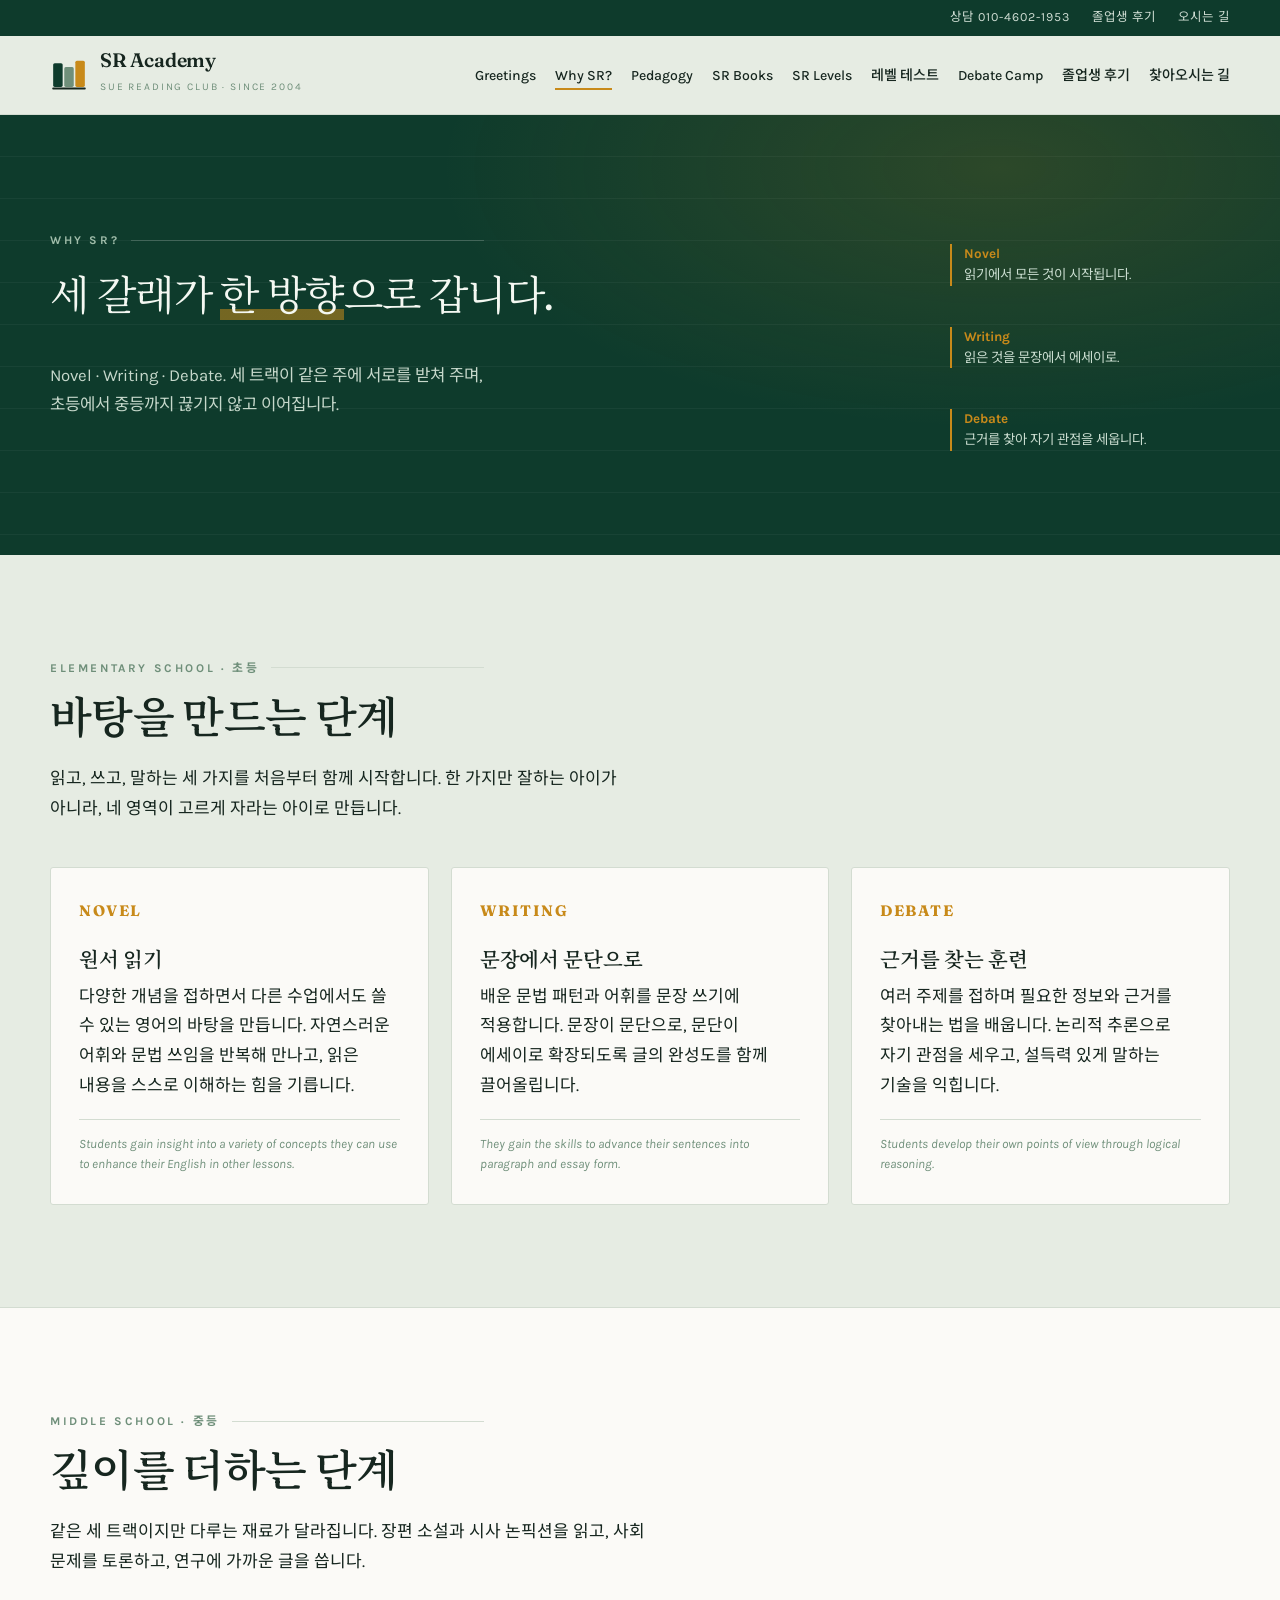
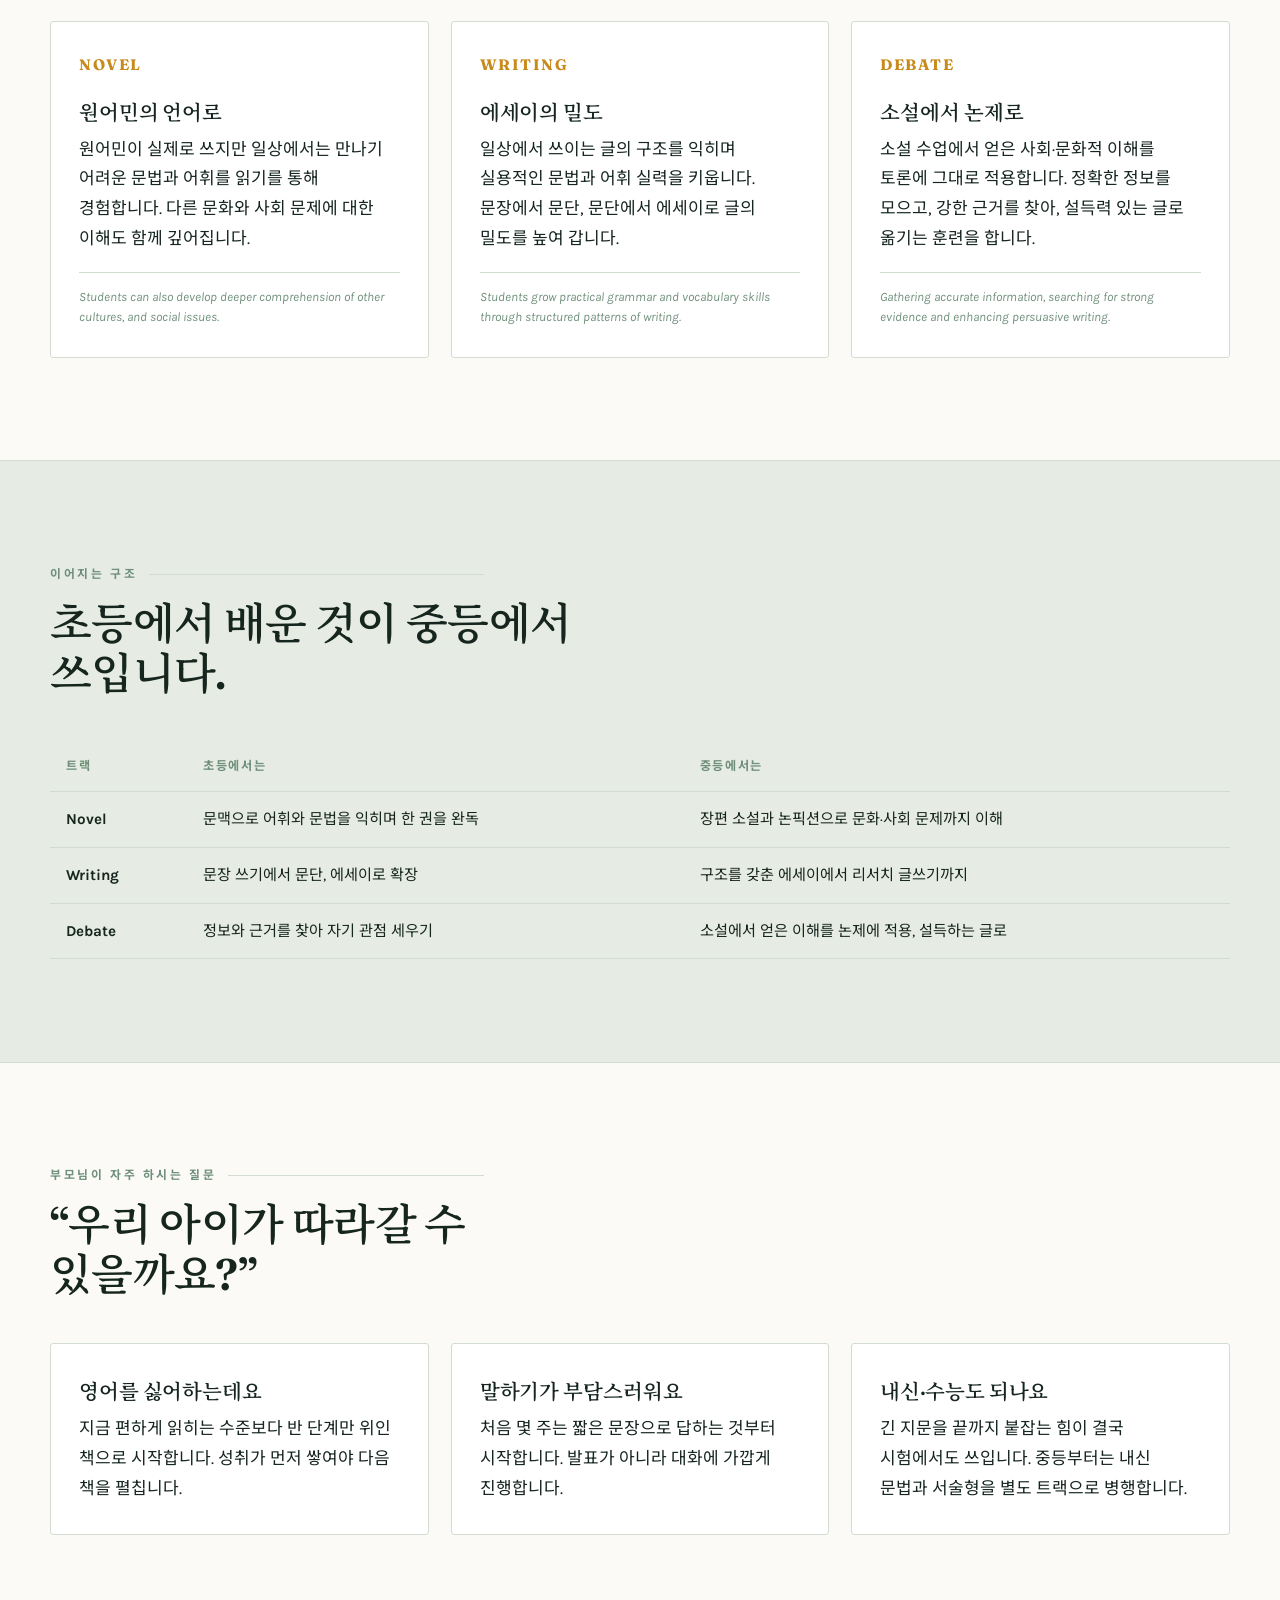
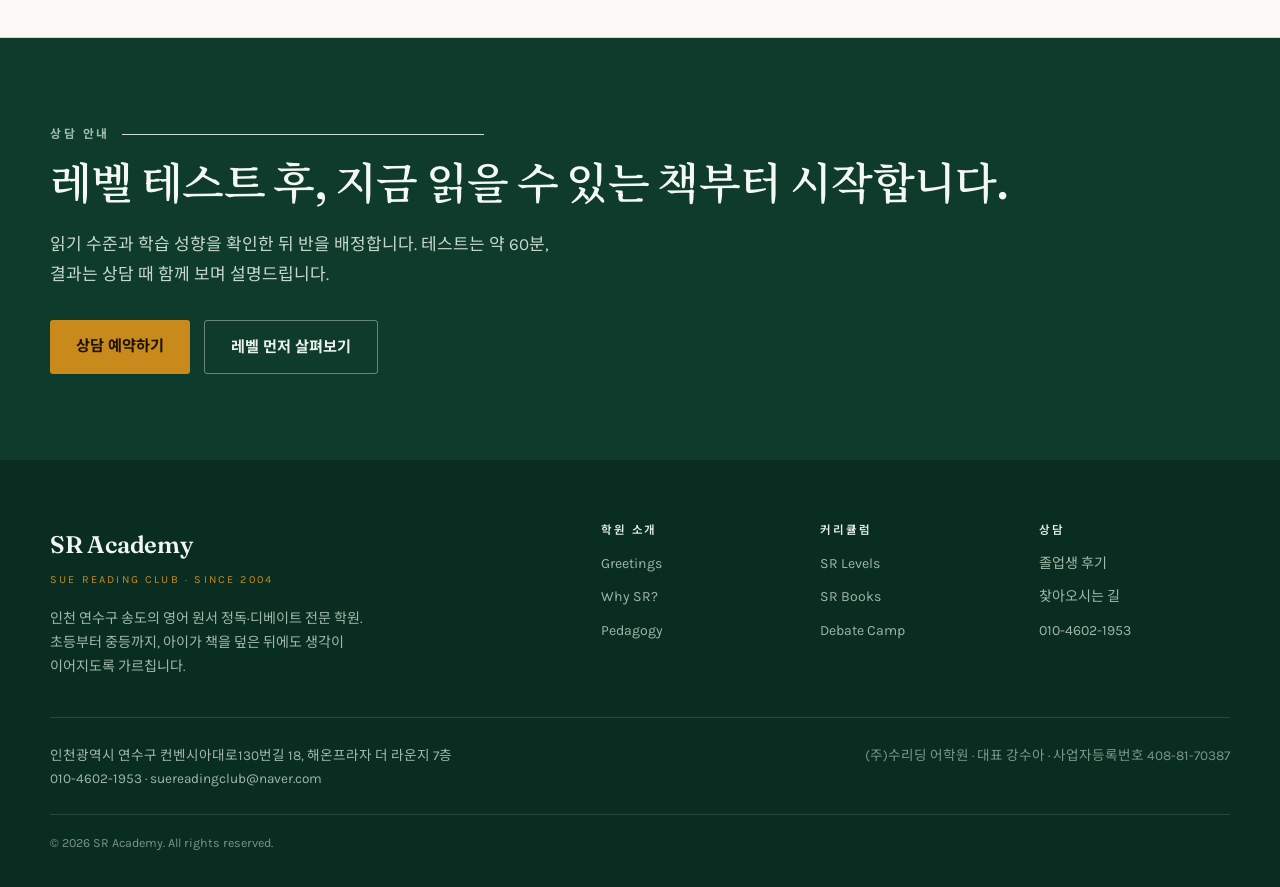
<file: why-sr.html>
<!DOCTYPE html>
<html lang="ko">
<head>
<meta charset="utf-8">
<meta name="viewport" content="width=device-width, initial-scale=1">
<title>Why SR? 송도 영어학원을 선택하는 이유 | SR Academy 수리딩어학원</title>
<meta name="description" content="송도 수리딩어학원이 다른 이유. 원서 읽기(Novel), 라이팅, 디베이트 세 트랙이 초등에서 중등까지 하나로 이어집니다. 영어 원서 완독 중심 커리큘럼.">
<link rel="canonical" href="https://suereadingclub.co.kr/why-sr.html">
<meta name="author" content="SR Academy 수리딩어학원">
<meta name="robots" content="index, follow, max-image-preview:large">
<!-- 네이버 서치어드바이저 인증 코드를 받으면 아래 주석을 풀고 넣으세요 -->
<!-- <meta name="naver-site-verification" content="여기에인증코드"> -->
<meta property="og:url" content="https://suereadingclub.co.kr/why-sr.html">
<meta property="og:image" content="https://suereadingclub.co.kr/assets/img/og-image.png">
<meta property="og:image:width" content="1200">
<meta property="og:image:height" content="630">
<meta name="twitter:card" content="summary_large_image">
<meta property="og:title" content="Why SR? 송도 영어학원을 선택하는 이유 | SR Academy 수리딩어학원">
<meta property="og:description" content="송도 수리딩어학원이 다른 이유. 원서 읽기(Novel), 라이팅, 디베이트 세 트랙이 초등에서 중등까지 하나로 이어집니다. 영어 원서 완독 중심 커리큘럼.">
<meta property="og:type" content="website">
<meta property="og:site_name" content="SR Academy 수리딩어학원">
<meta property="og:locale" content="ko_KR">
<meta name="theme-color" content="#0E3B2C">
<link rel="icon" href="assets/img/favicon.svg" type="image/svg+xml">
<link rel="preconnect" href="https://fonts.googleapis.com">
<link rel="preconnect" href="https://fonts.gstatic.com" crossorigin>
<link href="https://fonts.googleapis.com/css2?family=Fraunces:opsz,wght@9..144,400;9..144,600;9..144,700&family=Karla:wght@400;500;700&family=Noto+Sans+KR:wght@400;500;700&family=Noto+Serif+KR:wght@500;600&display=swap" rel="stylesheet">
<link rel="stylesheet" href="assets/css/style.css">
<script type="application/ld+json">
{
  "@context": "https://schema.org",
  "@type": ["EducationalOrganization", "LocalBusiness"],
  "@id": "https://suereadingclub.co.kr/#organization",
  "name": "SR Academy 수리딩어학원",
  "alternateName": ["수리딩어학원", "Sue Reading Club", "SR Academy", "송도 수리딩"],
  "url": "https://suereadingclub.co.kr/",
  "logo": "https://suereadingclub.co.kr/assets/img/favicon.svg",
  "image": "https://suereadingclub.co.kr/assets/img/og-image.png",
  "foundingDate": "2004",
  "description": "인천 송도의 영어 원서 정독·디베이트 전문 학원. 초등학생부터 중학생까지 원서 완독과 토론, 에세이 쓰기로 영어의 깊이를 만듭니다.",
  "slogan": "Born to Read",
  "address": {
    "@type": "PostalAddress",
    "streetAddress": "컨벤시아대로130번길 18, 해온프라자 더 라운지 7층",
    "addressLocality": "연수구",
    "addressRegion": "인천광역시",
    "postalCode": "21998",
    "addressCountry": "KR"
  },
  "geo": {
    "@type": "GeoCoordinates",
    "latitude": 37.3894,
    "longitude": 126.6390
  },
  "telephone": "+82-10-4602-1953",
  "email": "suereadingclub@naver.com",
  "priceRange": "$$",
  "areaServed": [
    { "@type": "Place", "name": "인천 연수구 송도동" },
    { "@type": "Place", "name": "인천광역시 연수구" }
  ],
  "openingHoursSpecification": [
    {
      "@type": "OpeningHoursSpecification",
      "dayOfWeek": ["Monday","Tuesday","Wednesday","Thursday","Friday"],
      "opens": "14:00",
      "closes": "20:00"
    },
    {
      "@type": "OpeningHoursSpecification",
      "dayOfWeek": "Saturday",
      "opens": "10:00",
      "closes": "15:00"
    }
  ],
  "knowsLanguage": ["ko", "en"],
  "hasOfferCatalog": {
    "@type": "OfferCatalog",
    "name": "영어 교육 과정",
    "itemListElement": [
      { "@type": "Course", "name": "파닉스", "description": "글자와 소리의 규칙을 익히는 영어 읽기 입문 과정",
        "provider": { "@id": "https://suereadingclub.co.kr/#organization" } },
      { "@type": "Course", "name": "초등 원서 리딩", "description": "영어 원서를 한 권씩 완독하며 어휘·라이팅·문법을 함께 익히는 과정",
        "provider": { "@id": "https://suereadingclub.co.kr/#organization" } },
      { "@type": "Course", "name": "영어 디베이트", "description": "근거를 찾아 자기 관점을 세우고 설득하는 영어 토론 과정",
        "provider": { "@id": "https://suereadingclub.co.kr/#organization" } },
      { "@type": "Course", "name": "중등 내신·특목고 대비", "description": "학교 내신 문법과 서술형, 특목고·자사고 자소서와 면접 대비 과정",
        "provider": { "@id": "https://suereadingclub.co.kr/#organization" } }
    ]
  }
}
</script>
<script type="application/ld+json">
{
  "@context": "https://schema.org",
  "@type": "FAQPage",
  "mainEntity": [
    {
      "@type": "Question",
      "name": "영어를 싫어하는 아이도 다닐 수 있나요?",
      "acceptedAnswer": {
        "@type": "Answer",
        "text": "지금 편하게 읽히는 수준보다 반 단계만 위인 책으로 시작합니다. 성취가 먼저 쌓여야 다음 책을 펼치기 때문에, 영어에 부담을 느끼던 학생도 완독 경험을 통해 자신감을 갖게 됩니다."
      }
    },
    {
      "@type": "Question",
      "name": "말하기가 부담스러운 아이도 디베이트 수업을 따라갈 수 있나요?",
      "acceptedAnswer": {
        "@type": "Answer",
        "text": "처음 몇 주는 짧은 문장으로 답하는 것부터 시작합니다. 발표가 아니라 대화에 가깝게 진행하며, 소수 정예로 운영해 모든 학생이 매 수업 최소 한 번은 말하도록 합니다."
      }
    },
    {
      "@type": "Question",
      "name": "원서 읽기로 중학교 내신과 수능도 대비가 되나요?",
      "acceptedAnswer": {
        "@type": "Answer",
        "text": "긴 지문을 끝까지 붙잡는 힘이 결국 시험에서도 쓰입니다. 중등부터는 학교 내신 문법과 서술형을 별도 트랙으로 병행하며, 특목고·자사고 자기소개서와 면접까지 준비합니다."
      }
    },
    {
      "@type": "Question",
      "name": "레벨 테스트는 어떻게 진행되나요?",
      "acceptedAnswer": {
        "@type": "Answer",
        "text": "읽기 이해도와 어휘, 짧은 쓰기까지 확인합니다. 결과는 상담 때 함께 보면서 어느 부분이 약한지 설명드리며, 학년이 아닌 실제 읽기 수준으로 반을 배정합니다."
      }
    },
    {
      "@type": "Question",
      "name": "수리딩어학원은 어디에 있나요?",
      "acceptedAnswer": {
        "@type": "Answer",
        "text": "인천광역시 연수구 컨벤시아대로130번길 18, 해온프라자 더 라운지 7층에 있습니다. 상담과 레벨 테스트는 예약제로 운영하며 010-4602-1953으로 문의하실 수 있습니다."
      }
    }
  ]
}
</script></head>
<body>

<a class="skip" href="#main">본문으로 건너뛰기</a>

<!-- ▼ 상단 바 (모든 페이지 공통) -->
<div class="topbar">
  <div class="wrap">
    <a href="tel:01046021953">상담 010-4602-1953</a>
    <a href="reviews.html">졸업생 후기</a>
    <a href="location.html">오시는 길</a>
  </div>
</div>

<header class="site-head">
  <div class="wrap head-inner">
    <a class="brand" href="index.html">
      <svg viewBox="0 0 48 48" aria-hidden="true" focusable="false">
  <rect x="4" y="9" width="12" height="30" rx="2" fill="#0E3B2C"/>
  <rect x="18" y="14" width="12" height="25" rx="2" fill="#6F8F7A"/>
  <rect x="32" y="6" width="12" height="33" rx="2" fill="#C88A1A"/>
  <path d="M4 41h40" stroke="#16261F" stroke-width="2.4" stroke-linecap="round"/>
</svg>
      <span class="brand-text">
        <b>SR Academy</b>
        <span class="brand-sub">Sue Reading Club · Since 2004</span>
      </span>
    </a>
    <button class="nav-toggle" aria-expanded="false" aria-controls="site-nav">메뉴</button>
    <nav class="nav" id="site-nav" aria-label="주요 메뉴">
      <ul>
          <li><a href="index.html">Greetings</a></li>
          <li><a href="why-sr.html">Why SR?</a></li>
          <li><a href="pedagogy.html">Pedagogy</a></li>
          <li><a href="books.html">SR Books</a></li>
          <li><a href="levels.html">SR Levels</a></li>
          <li><a href="level-test.html">레벨 테스트</a></li>
          <li><a href="debate-camp.html">Debate Camp</a></li>
          <li><a href="reviews.html">졸업생 후기</a></li>
          <li><a href="location.html">찾아오시는 길</a></li>
      </ul>
    </nav>
  </div>
</header>
<!-- ▲ 상단 바 끝 -->

<main id="main">

<section class="hero">
  <div class="wrap">
    <div class="hero-grid">
      <div>
        <p class="eyebrow">Why SR?</p>
        <h1 class="passage">세 갈래가 <span class="u">한 방향</span>으로 갑니다.</h1>
        <p class="hero-sub">
          Novel · Writing · Debate. 세 트랙이 같은 주에 서로를 받쳐 주며,
          초등에서 중등까지 끊기지 않고 이어집니다.
        </p>
      </div>
      <div class="hero-notes">
        <p class="note"><em>Novel</em><br>읽기에서 모든 것이 시작됩니다.</p>
        <p class="note"><em>Writing</em><br>읽은 것을 문장에서 에세이로.</p>
        <p class="note"><em>Debate</em><br>근거를 찾아 자기 관점을 세웁니다.</p>
      </div>
    </div>
  </div>
</section>

<section class="section">
  <div class="wrap">
    <div class="section-head reveal">
      <p class="eyebrow">Elementary School · 초등</p>
      <h2>바탕을 만드는 단계</h2>
      <p>읽고, 쓰고, 말하는 세 가지를 처음부터 함께 시작합니다. 한 가지만 잘하는 아이가 아니라, 네 영역이 고르게 자라는 아이로 만듭니다.</p>
    </div>
    <div class="grid grid-3 reveal">
      <article class="card track">
        <p class="card-num">NOVEL</p>
        <h3>원서 읽기</h3>
        <p>다양한 개념을 접하면서 다른 수업에서도 쓸 수 있는 영어의 바탕을 만듭니다. 자연스러운 어휘와 문법 쓰임을 반복해 만나고, 읽은 내용을 스스로 이해하는 힘을 기릅니다.</p>
        <p class="track-en">Students gain insight into a variety of concepts they can use to enhance their English in other lessons.</p>
      </article>
      <article class="card track">
        <p class="card-num">WRITING</p>
        <h3>문장에서 문단으로</h3>
        <p>배운 문법 패턴과 어휘를 문장 쓰기에 적용합니다. 문장이 문단으로, 문단이 에세이로 확장되도록 글의 완성도를 함께 끌어올립니다.</p>
        <p class="track-en">They gain the skills to advance their sentences into paragraph and essay form.</p>
      </article>
      <article class="card track">
        <p class="card-num">DEBATE</p>
        <h3>근거를 찾는 훈련</h3>
        <p>여러 주제를 접하며 필요한 정보와 근거를 찾아내는 법을 배웁니다. 논리적 추론으로 자기 관점을 세우고, 설득력 있게 말하는 기술을 익힙니다.</p>
        <p class="track-en">Students develop their own points of view through logical reasoning.</p>
      </article>
    </div>
  </div>
</section>

<section class="section section--card">
  <div class="wrap">
    <div class="section-head reveal">
      <p class="eyebrow">Middle School · 중등</p>
      <h2>깊이를 더하는 단계</h2>
      <p>같은 세 트랙이지만 다루는 재료가 달라집니다. 장편 소설과 시사 논픽션을 읽고, 사회 문제를 토론하고, 연구에 가까운 글을 씁니다.</p>
    </div>
    <div class="grid grid-3 reveal">
      <article class="card track">
        <p class="card-num">NOVEL</p>
        <h3>원어민의 언어로</h3>
        <p>원어민이 실제로 쓰지만 일상에서는 만나기 어려운 문법과 어휘를 읽기를 통해 경험합니다. 다른 문화와 사회 문제에 대한 이해도 함께 깊어집니다.</p>
        <p class="track-en">Students can also develop deeper comprehension of other cultures, and social issues.</p>
      </article>
      <article class="card track">
        <p class="card-num">WRITING</p>
        <h3>에세이의 밀도</h3>
        <p>일상에서 쓰이는 글의 구조를 익히며 실용적인 문법과 어휘 실력을 키웁니다. 문장에서 문단, 문단에서 에세이로 글의 밀도를 높여 갑니다.</p>
        <p class="track-en">Students grow practical grammar and vocabulary skills through structured patterns of writing.</p>
      </article>
      <article class="card track">
        <p class="card-num">DEBATE</p>
        <h3>소설에서 논제로</h3>
        <p>소설 수업에서 얻은 사회·문화적 이해를 토론에 그대로 적용합니다. 정확한 정보를 모으고, 강한 근거를 찾아, 설득력 있는 글로 옮기는 훈련을 합니다.</p>
        <p class="track-en">Gathering accurate information, searching for strong evidence and enhancing persuasive writing.</p>
      </article>
    </div>
  </div>
</section>

<section class="section">
  <div class="wrap">
    <div class="section-head reveal">
      <p class="eyebrow">이어지는 구조</p>
      <h2>초등에서 배운 것이 중등에서 쓰입니다.</h2>
    </div>
    <div class="reveal">
      <table class="table">
        <thead>
          <tr><th>트랙</th><th>초등에서는</th><th>중등에서는</th></tr>
        </thead>
        <tbody>
          <tr>
            <td><strong>Novel</strong></td>
            <td>문맥으로 어휘와 문법을 익히며 한 권을 완독</td>
            <td>장편 소설과 논픽션으로 문화·사회 문제까지 이해</td>
          </tr>
          <tr>
            <td><strong>Writing</strong></td>
            <td>문장 쓰기에서 문단, 에세이로 확장</td>
            <td>구조를 갖춘 에세이에서 리서치 글쓰기까지</td>
          </tr>
          <tr>
            <td><strong>Debate</strong></td>
            <td>정보와 근거를 찾아 자기 관점 세우기</td>
            <td>소설에서 얻은 이해를 논제에 적용, 설득하는 글로</td>
          </tr>
        </tbody>
      </table>
    </div>
  </div>
</section>

<section class="section section--card">
  <div class="wrap">
    <div class="section-head reveal">
      <p class="eyebrow">부모님이 자주 하시는 질문</p>
      <h2>“우리 아이가 따라갈 수 있을까요?”</h2>
    </div>
    <div class="grid grid-3 reveal">
      <article class="card">
        <h3>영어를 싫어하는데요</h3>
        <p>지금 편하게 읽히는 수준보다 반 단계만 위인 책으로 시작합니다. 성취가 먼저 쌓여야 다음 책을 펼칩니다.</p>
      </article>
      <article class="card">
        <h3>말하기가 부담스러워요</h3>
        <p>처음 몇 주는 짧은 문장으로 답하는 것부터 시작합니다. 발표가 아니라 대화에 가깝게 진행합니다.</p>
      </article>
      <article class="card">
        <h3>내신·수능도 되나요</h3>
        <p>긴 지문을 끝까지 붙잡는 힘이 결국 시험에서도 쓰입니다. 중등부터는 내신 문법과 서술형을 별도 트랙으로 병행합니다.</p>
      </article>
    </div>
  </div>
</section>

<section class="cta">
  <div class="wrap">
    <p class="eyebrow" style="color:#9FBCA9">상담 안내</p>
    <h2>레벨 테스트 후, 지금 읽을 수 있는 책부터 시작합니다.</h2>
    <p style="max-width:52ch">읽기 수준과 학습 성향을 확인한 뒤 반을 배정합니다. 테스트는 약 60분, 결과는 상담 때 함께 보며 설명드립니다.</p>
    <div class="btn-row">
      <a class="btn btn-primary" href="location.html">상담 예약하기</a>
      <a class="btn btn-ghost" href="levels.html">레벨 먼저 살펴보기</a>
    </div>
  </div>
</section>
</main>

<!-- ▼ 하단 (모든 페이지 공통) -->
<footer class="site-foot">
  <div class="wrap">
    <div class="foot-top">
      <div class="foot-brand">
        <p class="foot-mark">SR Academy</p>
        <p class="foot-tag">Sue Reading Club · Since 2004</p>
        <p class="foot-desc">
          인천 연수구 송도의 영어 원서 정독·디베이트 전문 학원.<br>
          초등부터 중등까지, 아이가 책을 덮은 뒤에도 생각이 이어지도록 가르칩니다.
        </p>
      </div>

      <nav class="foot-nav" aria-label="사이트 메뉴">
        <div>
          <h4>학원 소개</h4>
          <ul>
            <li><a href="index.html">Greetings</a></li>
            <li><a href="why-sr.html">Why SR?</a></li>
            <li><a href="pedagogy.html">Pedagogy</a></li>
          </ul>
        </div>
        <div>
          <h4>커리큘럼</h4>
          <ul>
            <li><a href="levels.html">SR Levels</a></li>
            <li><a href="books.html">SR Books</a></li>
            <li><a href="debate-camp.html">Debate Camp</a></li>
          </ul>
        </div>
        <div>
          <h4>상담</h4>
          <ul>
            <li><a href="reviews.html">졸업생 후기</a></li>
            <li><a href="location.html">찾아오시는 길</a></li>
            <li><a href="tel:01046021953">010-4602-1953</a></li>
          </ul>
        </div>
      </nav>
    </div>

    <div class="foot-contact">
      <p>
        인천광역시 연수구 컨벤시아대로130번길 18, 해온프라자 더 라운지 7층<br>
        <a href="tel:01046021953">010-4602-1953</a> · <a href="mailto:suereadingclub@naver.com">suereadingclub@naver.com</a>
      </p>
      <p class="foot-biz">
        (주)수리딩 어학원 · 대표 강수아 · 사업자등록번호 408-81-70387
      </p>
    </div>

    <div class="foot-bottom">
      © <span data-year>2026</span> SR Academy. All rights reserved.
    </div>
  </div>
</footer>
<!-- ▲ 하단 끝 -->

<script src="assets/js/main.js"></script>
</body>
</html>
</file>
<file: assets/css/style.css>
/* ============================================================
   SR Academy — 공통 스타일
   색·글꼴을 바꾸고 싶으면 아래 :root 값만 수정하세요.
   ============================================================ */

:root {
  /* 색 (Color tokens) */
  --bottle: #0E3B2C;      /* 깊은 병유리 초록 — 히어로/푸터 */
  --bottle-dim: #17503C;
  --ink: #16261F;         /* 본문 글자색 */
  --sage: #E6ECE3;        /* 페이지 배경 */
  --card: #FBFAF7;        /* 카드·박스 배경 */
  --marigold: #C88A1A;    /* 강조색 — 밑줄, 씰, 링크 */
  --moss: #6F8F7A;        /* 흐린 글자, 구분선 */
  --paper-line: #D3DCD1;

  /* 글꼴 */
  --display: "Fraunces", "Noto Serif KR", Georgia, serif;
  --body: "Karla", "Pretendard", "Noto Sans KR", system-ui, sans-serif;

  /* 레이아웃 */
  --wrap: 1180px;
  --measure: 62ch;
  --radius: 3px;
}

*, *::before, *::after { box-sizing: border-box; }

html { scroll-behavior: smooth; }

body {
  margin: 0;
  background: var(--sage);
  color: var(--ink);
  font-family: var(--body);
  font-size: 17px;
  line-height: 1.75;
  -webkit-font-smoothing: antialiased;
  /* 한글이 어절 중간에서 잘리지 않게 합니다 */
  word-break: keep-all;
  overflow-wrap: break-word;
}

img { max-width: 100%; display: block; }

a { color: var(--bottle); text-decoration-color: var(--marigold); text-underline-offset: 3px; }
a:hover { color: var(--marigold); }

:focus-visible {
  outline: 2px solid var(--marigold);
  outline-offset: 3px;
}

.wrap {
  width: min(100% - 48px, var(--wrap));
  margin-inline: auto;
}

.skip {
  position: absolute; left: -9999px;
  background: var(--marigold); color: #fff; padding: 10px 16px; z-index: 999;
}
.skip:focus { left: 12px; top: 12px; }

/* ---------- 타이포 ---------- */
h1, h2, h3, h4 {
  font-family: var(--display);
  font-weight: 600;
  line-height: 1.15;
  letter-spacing: -0.015em;
  margin: 0 0 .5em;
  font-variation-settings: "SOFT" 20, "WONK" 1;
}
h1 { font-size: clamp(2.4rem, 6vw, 4.1rem); }
h2 { font-size: clamp(1.8rem, 3.6vw, 2.7rem); }
h3 { font-size: 1.28rem; letter-spacing: -0.005em; }
p { margin: 0 0 1.1em; max-width: var(--measure); }

.eyebrow {
  font-family: var(--body);
  font-size: .74rem;
  font-weight: 700;
  letter-spacing: .22em;
  text-transform: uppercase;
  color: var(--moss);
  margin: 0 0 .9rem;
  display: flex;
  align-items: center;
  gap: 12px;
}
.eyebrow::after {
  content: ""; height: 1px; flex: 1; background: var(--paper-line);
}
.lead { font-size: 1.16rem; color: #2C4034; }
.small { font-size: .92rem; color: var(--moss); }

/* 강조 밑줄 — 손으로 그은 듯한 마커 */
.mark {
  background-image: linear-gradient(transparent 62%, rgba(200,138,26,.38) 62%);
  padding-bottom: 1px;
}

/* ---------- 헤더 ---------- */
.topbar {
  background: var(--bottle);
  color: #CFDDD3;
  font-size: .78rem;
  letter-spacing: .08em;
}
.topbar .wrap {
  display: flex; justify-content: flex-end; gap: 22px; padding: 7px 0;
}
.topbar a { color: #CFDDD3; text-decoration: none; }
.topbar a:hover { color: #fff; }

.site-head {
  position: sticky; top: 0; z-index: 50;
  background: rgba(230,236,227,.92);
  backdrop-filter: blur(8px);
  border-bottom: 1px solid var(--paper-line);
}
.head-inner {
  display: flex; align-items: center; justify-content: space-between;
  gap: 24px; padding: 14px 0;
}
.brand { display: flex; align-items: center; gap: 12px; text-decoration: none; color: var(--ink); }
.brand svg { width: 38px; height: 38px; flex: none; }
.brand-text { display: block; }
.brand b {
  font-family: var(--display); font-size: 1.22rem; font-weight: 600;
  display: block; line-height: 1.05; letter-spacing: -.01em;
}
.brand-sub { font-size: .64rem; letter-spacing: .18em; text-transform: uppercase; color: var(--moss); }

.nav ul { display: flex; gap: 19px; list-style: none; margin: 0; padding: 0; }
.nav a {
  text-decoration: none; color: var(--ink); font-size: .88rem; font-weight: 500;
  white-space: nowrap;
  padding: 6px 0; position: relative;
}
.nav a::after {
  content: ""; position: absolute; left: 0; right: 100%; bottom: 0; height: 2px;
  background: var(--marigold); transition: right .28s ease;
}
.nav a:hover::after, .nav a[aria-current="page"]::after { right: 0; }

.nav-toggle {
  display: none; background: none; border: 1px solid var(--paper-line);
  border-radius: var(--radius); padding: 8px 12px; font: inherit; font-size: .85rem;
  cursor: pointer; color: var(--ink);
}

/* ---------- 히어로: 주석 달린 지문 ---------- */
.hero {
  background: var(--bottle);
  color: #EAF1EA;
  position: relative;
  overflow: hidden;
  padding: clamp(64px, 9vw, 118px) 0 clamp(56px, 7vw, 96px);
}
.hero::before {
  content: ""; position: absolute; inset: 0;
  background:
    radial-gradient(900px 420px at 78% 12%, rgba(200,138,26,.16), transparent 62%),
    repeating-linear-gradient(transparent 0 41px, rgba(255,255,255,.045) 41px 42px);
  pointer-events: none;
}
.hero .wrap { position: relative; }
.hero .eyebrow { color: #9FBCA9; }
.hero .eyebrow::after { background: rgba(255,255,255,.18); }

.passage {
  font-family: var(--display);
  word-break: normal;
  font-size: clamp(1.55rem, 3.5vw, 2.55rem);
  line-height: 1.5;
  max-width: 20ch;
  margin: 0 0 34px;
  font-weight: 400;
  color: #F4F8F2;
}
.passage .u {
  position: relative;
  background-image: linear-gradient(transparent 78%, rgba(200,138,26,.55) 78%);
  background-size: 0% 100%;
  background-repeat: no-repeat;
  animation: draw 1s cubic-bezier(.22,.7,.3,1) .55s forwards;
}
@keyframes draw { to { background-size: 100% 100%; } }

.note {
  font-family: var(--body);
  font-size: .84rem;
  line-height: 1.55;
  color: #C9DCCF;
  border-left: 2px solid var(--marigold);
  padding-left: 12px;
  max-width: 260px;
  opacity: 0;
  transform: translateY(8px);
  animation: noteIn .7s ease 1.35s forwards;
}
.note em { color: var(--marigold); font-style: normal; font-weight: 700; }
@keyframes noteIn { to { opacity: 1; transform: translateY(0); } }

.hero-grid { display: grid; grid-template-columns: minmax(0,1fr) 280px; gap: 46px; align-items: start; }
.hero-notes { display: grid; gap: 26px; padding-top: 14px; }

.hero-sub { max-width: 46ch; color: #C6D8CB; font-size: 1.05rem; }

.btn-row { display: flex; flex-wrap: wrap; gap: 14px; margin-top: 30px; }
.btn {
  display: inline-block; text-decoration: none; font-weight: 700; font-size: .95rem;
  padding: 13px 26px; border-radius: var(--radius); transition: transform .18s ease, background .18s ease;
}
.btn-primary { background: var(--marigold); color: #1B1405; }
.btn-primary:hover { background: #DE9E28; color: #1B1405; transform: translateY(-2px); }
.btn-ghost { border: 1px solid rgba(255,255,255,.38); color: #EAF1EA; }
.btn-ghost:hover { border-color: var(--marigold); color: #fff; }
.btn-dark { background: var(--bottle); color: #EAF1EA; }
.btn-dark:hover { background: var(--bottle-dim); color: #fff; transform: translateY(-2px); }

/* ---------- 섹션 ---------- */
.section { padding: clamp(56px, 8vw, 104px) 0; }
.section--card { background: var(--card); border-block: 1px solid var(--paper-line); }
.section-head { max-width: 60ch; margin-bottom: 44px; }

.two-col { display: grid; grid-template-columns: 1fr 1fr; gap: 56px; align-items: start; }
.side-note {
  font-size: .9rem; line-height: 1.6; color: #3A5145;
  border-left: 2px solid var(--marigold); padding-left: 16px; max-width: 34ch;
}

/* 카드 그리드 */
.grid { display: grid; gap: 22px; }
.grid-3 { grid-template-columns: repeat(3, 1fr); }
.grid-2 { grid-template-columns: repeat(2, 1fr); }

.card {
  background: var(--card);
  border: 1px solid var(--paper-line);
  border-radius: var(--radius);
  padding: 30px 28px;
}
.section--card .card { background: #fff; }
.card h3 { margin-top: 6px; }
.card p:last-child { margin-bottom: 0; }
.card-num {
  font-family: var(--display); font-size: .95rem; font-weight: 700;
  color: var(--marigold); letter-spacing: .1em;
}

/* ---------- 책등 서가 (SR Levels 시그니처) ---------- */
.shelf { display: flex; align-items: flex-end; gap: 10px; padding: 34px 0 0; overflow-x: auto; }
.spine {
  flex: 1 1 0; min-width: 82px;
  background: var(--bottle);
  color: #EAF1EA;
  border-radius: 3px 3px 0 0;
  padding: 20px 14px 18px;
  display: flex; flex-direction: column; justify-content: flex-end;
  text-align: left;
  border: none; font: inherit; cursor: pointer;
  transition: transform .22s ease, background .22s ease;
  position: relative;
}
.spine::after {
  content: ""; position: absolute; left: 10px; right: 10px; top: 12px; height: 2px;
  background: var(--marigold); opacity: .75;
}
.spine:hover, .spine[aria-selected="true"] { transform: translateY(-8px); background: var(--bottle-dim); }
.spine[aria-selected="true"] { box-shadow: 0 10px 24px rgba(14,59,44,.28); }
.spine .lv { font-family: var(--display); font-size: 1.15rem; font-weight: 700; }
.spine .band { font-size: .74rem; color: #A9C6B4; letter-spacing: .06em; }
.shelf-board { height: 12px; background: linear-gradient(var(--moss), #4E6E5B); border-radius: 2px; }

.level-detail {
  background: var(--card); border: 1px solid var(--paper-line);
  border-top: 3px solid var(--marigold);
  padding: 32px; margin-top: 26px; border-radius: var(--radius);
}
.level-detail dl { display: grid; grid-template-columns: 150px 1fr; gap: 10px 22px; margin: 18px 0 0; }
.level-detail dt { font-size: .78rem; letter-spacing: .14em; text-transform: uppercase; color: var(--moss); font-weight: 700; }
.level-detail dd { margin: 0; }

/* ---------- 후기 ---------- */
.quote {
  background: var(--card); border: 1px solid var(--paper-line);
  border-radius: var(--radius); padding: 30px 28px;
}
.quote p { font-family: var(--display); font-size: 1.12rem; line-height: 1.6; }
.quote footer { font-size: .86rem; color: var(--moss); border-top: 1px solid var(--paper-line); padding-top: 12px; }

/* ---------- 표 ---------- */
.table { width: 100%; border-collapse: collapse; font-size: .95rem; }
.table th, .table td { text-align: left; padding: 14px 16px; border-bottom: 1px solid var(--paper-line); vertical-align: top; }
.table th { font-size: .76rem; letter-spacing: .14em; text-transform: uppercase; color: var(--moss); }

/* ---------- 영상 ---------- */
.video {
  position: relative; aspect-ratio: 16 / 9; width: 100%;
  border: 1px solid var(--paper-line); border-radius: var(--radius); overflow: hidden; background: #0B241B;
}
.video iframe { position: absolute; inset: 0; width: 100%; height: 100%; border: 0; }

/* ---------- CTA 띠 ---------- */
.cta {
  background: var(--bottle); color: #EAF1EA;
  padding: clamp(52px, 7vw, 86px) 0;
}
.cta h2 { color: #F4F8F2; }
.cta p { color: #C6D8CB; }

/* ---------- 푸터 ---------- */
.site-foot {
  background: #0A2D22;
  color: #9FB8A8;
  font-size: .88rem;
  padding: 64px 0 32px;
}
.foot-top {
  display: grid;
  grid-template-columns: 1.2fr 1.5fr;
  gap: 48px;
  padding-bottom: 38px;
  border-bottom: 1px solid rgba(255,255,255,.12);
}
.foot-mark {
  font-family: var(--display);
  font-size: 1.5rem;
  font-weight: 600;
  color: #F0F6F1;
  margin: 0 0 4px;
  letter-spacing: -.01em;
}
.foot-tag {
  font-size: .68rem;
  letter-spacing: .2em;
  text-transform: uppercase;
  color: var(--marigold);
  margin: 0 0 18px;
}
.foot-desc { font-size: .88rem; line-height: 1.7; margin: 0; max-width: 40ch; }
.foot-nav { display: grid; grid-template-columns: repeat(3, 1fr); gap: 28px; }
.site-foot h4 {
  color: #E4EEE7;
  font-size: .72rem;
  letter-spacing: .16em;
  text-transform: uppercase;
  font-family: var(--body);
  margin: 0 0 14px;
}
.site-foot ul { list-style: none; margin: 0; padding: 0; display: grid; gap: 9px; }
.site-foot a { color: #9FB8A8; text-decoration: none; transition: color .18s ease; }
.site-foot a:hover { color: var(--marigold); }
.foot-contact {
  padding: 26px 0 0;
  display: flex;
  flex-wrap: wrap;
  justify-content: space-between;
  gap: 14px;
}
.foot-contact p { margin: 0; font-size: .85rem; line-height: 1.7; max-width: none; }
.foot-biz { color: #7A9686; font-size: .78rem; }
.foot-bottom {
  border-top: 1px solid rgba(255,255,255,.12);
  margin-top: 24px;
  padding-top: 18px;
  font-size: .78rem;
  color: #7A9686;
}

/* ---------- 신뢰 지표 바 ---------- */
.factbar {
  background: var(--card);
  border-bottom: 1px solid var(--paper-line);
}
.facts {
  display: grid;
  grid-template-columns: repeat(4, 1fr);
  margin: 0;
  padding: 0;
}
.facts > div {
  padding: 30px 20px;
  text-align: center;
  border-left: 1px solid var(--paper-line);
}
.facts > div:first-child { border-left: 0; }
.facts dt {
  font-family: var(--display);
  font-size: clamp(1.6rem, 3vw, 2.2rem);
  font-weight: 700;
  color: var(--bottle);
  line-height: 1;
  margin-bottom: 8px;
}
.facts dd {
  margin: 0;
  font-size: .82rem;
  color: var(--moss);
  letter-spacing: .01em;
}

/* ---------- 레벨 사다리 미리보기 ---------- */
.ladder {
  list-style: none;
  margin: 0;
  padding: 0;
  display: flex;
  align-items: flex-end;
  gap: 6px;
  counter-reset: step;
}
.ladder li {
  flex: 1;
  background: var(--card);
  border: 1px solid var(--paper-line);
  border-bottom: 3px solid var(--moss);
  border-radius: 3px 3px 0 0;
  padding: 16px 8px 14px;
  text-align: center;
  transition: transform .2s ease, background .2s ease;
}
.ladder li span {
  font-family: var(--display);
  font-size: .88rem;
  font-weight: 600;
  color: var(--ink);
  white-space: nowrap;
}
.ladder li:nth-child(1) { padding-top: 16px; }
.ladder li:nth-child(2) { padding-top: 22px; }
.ladder li:nth-child(3) { padding-top: 28px; }
.ladder li:nth-child(4) { padding-top: 34px; }
.ladder li:nth-child(5) { padding-top: 40px; }
.ladder li:nth-child(6) { padding-top: 46px; }
.ladder li:nth-child(7) { padding-top: 52px; }
.ladder li:nth-child(8) { padding-top: 58px; }
.ladder-last {
  background: var(--bottle) !important;
  border-color: var(--bottle) !important;
  border-bottom-color: var(--marigold) !important;
  padding-top: 66px !important;
}
.ladder-last span { color: #EAF1EA !important; }
.ladder li:hover { transform: translateY(-4px); }

/* ---------- 더 보기 링크 ---------- */
.section-more { margin: 30px 0 0; text-align: center; }
.section-more a {
  font-size: .95rem;
  font-weight: 700;
  text-decoration: none;
  border-bottom: 1px solid var(--marigold);
  padding-bottom: 3px;
}

.hero-sub--ko { margin-top: 20px; color: #DCE9DF; }
.hero--home .passage { font-size: clamp(2.6rem, 6.5vw, 4.6rem); }

/* ---------- 스크롤 등장 ---------- */
.reveal { opacity: 0; transform: translateY(16px); transition: opacity .6s ease, transform .6s ease; }
.reveal.in { opacity: 1; transform: none; }

/* ---------- 반응형 ---------- */
@media (max-width: 960px) {
  .hero-grid, .two-col { grid-template-columns: 1fr; gap: 34px; }
  .grid-3 { grid-template-columns: 1fr 1fr; }
  .foot-grid { grid-template-columns: 1fr 1fr; }
  .passage { max-width: none; }
}
@media (max-width: 980px) {
  body { font-size: 16px; }
  .wrap { width: min(100% - 32px, var(--wrap)); }
  .grid-3, .grid-2, .foot-grid { grid-template-columns: 1fr; }
  .nav-toggle { display: block; }
  .nav {
    display: none; position: absolute; left: 0; right: 0; top: 100%;
    background: var(--card); border-bottom: 1px solid var(--paper-line);
    padding: 14px 24px 22px;
  }
  .nav.open { display: block; }
  .nav ul { flex-direction: column; gap: 2px; }
  .nav a { display: block; padding: 11px 0; border-bottom: 1px solid var(--paper-line); }
  .level-detail dl { grid-template-columns: 1fr; gap: 2px 0; }
  .level-detail dd { margin-bottom: 12px; }
  .topbar .wrap { justify-content: center; }
}

@media (prefers-reduced-motion: reduce) {
  html { scroll-behavior: auto; }
  *, *::before, *::after { animation-duration: .001ms !important; transition-duration: .001ms !important; }
  .reveal { opacity: 1; transform: none; }
  .passage .u { background-size: 100% 100%; }
  .note { opacity: 1; transform: none; }
}


/* ---------- SR Books 도서 목록 ---------- */
.booklevels {
  display: grid;
  grid-template-columns: repeat(2, 1fr);
  gap: 20px;
}
.booklevel {
  background: var(--card);
  border: 1px solid var(--paper-line);
  border-left: 3px solid var(--marigold);
  border-radius: var(--radius);
  padding: 26px 26px 22px;
}
.section--card .booklevel { background: #fff; }
.booklevel-head { margin-bottom: 16px; }
.booklevel-eng {
  font-size: .68rem; letter-spacing: .2em; text-transform: uppercase;
  color: var(--moss); margin: 0 0 4px; font-weight: 700;
}
.booklevel h3 { margin: 0; font-size: 1.16rem; }

.booklist { list-style: none; margin: 0; padding: 0; display: grid; gap: 9px; }
.booklist li {
  display: grid;
  grid-template-columns: 62px 1fr;
  gap: 12px;
  align-items: baseline;
  padding-bottom: 9px;
  border-bottom: 1px dashed var(--paper-line);
}
.booklist li:last-child { border-bottom: 0; padding-bottom: 0; }
.bk-tag {
  font-size: .66rem; letter-spacing: .04em; text-align: center;
  padding: 3px 0; border-radius: 2px;
  background: var(--sage); color: #3F5A4A; font-weight: 700;
}
.bk-tag[data-t="리더"]     { background: #DCE8DE; color: #2A4A36; }
.bk-tag[data-t="어휘"]     { background: #F2E4C6; color: #6B4E15; }
.bk-tag[data-t="라이팅"]   { background: #DDE6EF; color: #2B4459; }
.bk-tag[data-t="문법"]     { background: #EFE0E0; color: #6B3838; }
.bk-tag[data-t="디베이트"] { background: #E3DCEE; color: #443564; }
.bk-tag[data-t="논픽션"]   { background: #E8E4DA; color: #4E4433; }
.bk-tag[data-t="파닉스"]   { background: #DDEAEA; color: #224A4A; }
.bk-title { font-size: .93rem; line-height: 1.45; }

@media (max-width: 860px) { .booklevels { grid-template-columns: 1fr; } }
@media (max-width: 420px) {
  .booklist li { grid-template-columns: 1fr; gap: 3px; }
  .bk-tag { justify-self: start; padding: 3px 10px; }
}

/* ---------- 사진 영역 ---------- */
/* 이미지 파일이 아직 없어도 배경 무늬로 보이도록 설계되어 있습니다. */
.photo { margin: 0; }
.photo-frame {
  aspect-ratio: 16 / 9;
  border-radius: var(--radius);
  background-color: var(--bottle);
  background-image:
    linear-gradient(135deg, rgba(200,138,26,.18), transparent 55%),
    repeating-linear-gradient(45deg, rgba(255,255,255,.05) 0 12px, transparent 12px 24px);
  background-size: cover;
  background-position: center;
  border: 1px solid var(--paper-line);
}
.photo-frame--tall { aspect-ratio: 4 / 5; }
.photo figcaption { margin-top: 10px; text-align: center; }
.photo--wide { max-width: 940px; margin-inline: auto; }

/* ---------- Why SR 트랙 카드 ---------- */
.track { display: flex; flex-direction: column; }
.track-en {
  margin-top: auto;
  padding-top: 14px;
  border-top: 1px solid var(--paper-line);
  font-size: .8rem;
  line-height: 1.55;
  color: var(--moss);
  font-style: italic;
}

/* ---------- Pedagogy 3단계 ---------- */
.stages { display: grid; grid-template-columns: repeat(3, 1fr); gap: 20px; position: relative; }
.stage {
  background: var(--card);
  border: 1px solid var(--paper-line);
  border-top: 3px solid var(--marigold);
  border-radius: var(--radius);
  padding: 28px 26px;
  position: relative;
}
.stage-num {
  font-family: var(--display);
  font-size: 2.6rem;
  line-height: 1;
  color: var(--paper-line);
  margin: 0 0 6px;
  font-weight: 700;
}
.stage h3 { margin: 0 0 4px; font-size: 1.24rem; }
.stage-ko { font-size: .92rem; color: var(--moss); margin: 0 0 18px; }
.stage-list { list-style: none; margin: 0; padding: 0; display: grid; gap: 10px; }
.stage-list li {
  font-size: .92rem;
  padding-left: 16px;
  position: relative;
  line-height: 1.5;
}
.stage-list li::before {
  content: ""; position: absolute; left: 0; top: .62em;
  width: 6px; height: 6px; border-radius: 50%; background: var(--marigold);
}
@media (max-width: 860px) { .stages { grid-template-columns: 1fr; } }

/* ---------- 영상 갤러리 ---------- */
.vids { display: grid; grid-template-columns: repeat(3, 1fr); gap: 22px; }
.vid { margin: 0; }
.vid figcaption {
  margin-top: 10px; font-size: .92rem; color: var(--ink); text-align: center;
}
@media (max-width: 900px) { .vids { grid-template-columns: repeat(2, 1fr); } }
@media (max-width: 600px) { .vids { grid-template-columns: 1fr; } }

/* ---------- 졸업생 후기 ---------- */
.reviews { display: grid; gap: 26px; }
.review {
  background: var(--card);
  border: 1px solid var(--paper-line);
  border-left: 3px solid var(--marigold);
  border-radius: var(--radius);
  padding: 32px 34px;
}
.section--card .review { background: #fff; }
.review-head { margin-bottom: 20px; }
.review-badge {
  display: inline-block;
  background: var(--bottle);
  color: #EAF1EA;
  font-size: .72rem;
  letter-spacing: .08em;
  padding: 4px 12px;
  border-radius: 999px;
  margin: 0 0 12px;
  font-weight: 700;
}
.review-head h3 { margin: 0 0 6px; font-size: 1.32rem; }
.review-meta { font-size: .85rem; color: var(--moss); line-height: 1.55; margin: 0; max-width: none; }
.review-quote {
  font-family: var(--display);
  font-size: clamp(1.1rem, 1.9vw, 1.42rem);
  line-height: 1.5;
  color: var(--bottle);
  margin: 0 0 22px;
  padding: 0 0 0 20px;
  border-left: 3px solid var(--marigold);
  max-width: 46ch;
  font-weight: 600;
}
.review-quote::before { content: "“"; }
.review-quote::after { content: "”"; }
.review-body p { font-size: .95rem; line-height: 1.8; color: #33473C; max-width: 74ch; }
.review-body p:last-child { margin-bottom: 0; }

@media (max-width: 600px) { .review { padding: 26px 22px; } }


/* ---------- 마무리 반응형 ---------- */
@media (max-width: 960px) {
  .foot-top { grid-template-columns: 1fr; gap: 34px; }
  .facts { grid-template-columns: repeat(2, 1fr); }
  .facts > div:nth-child(3) { border-left: 0; }
  .facts > div:nth-child(n+3) { border-top: 1px solid var(--paper-line); }
}
@media (max-width: 720px) {
  .foot-nav { grid-template-columns: 1fr 1fr; }
  .ladder { overflow-x: auto; padding-bottom: 4px; }
  .ladder li { min-width: 82px; }
  .foot-contact { flex-direction: column; }
}

/* ---------- 도서 목록(태그 없는 버전) ---------- */
.booklist--plain li { grid-template-columns: 1fr; padding-bottom: 7px; }
.booklist--plain .bk-title { font-size: .9rem; }

/* ---------- 학원 강점 슬라이더 ---------- */
.section--slides { padding-top: 0; }
.slider {
  position: relative;
  background: var(--bottle);
  border-radius: var(--radius);
  overflow: hidden;
}
.slider::before {
  content: ""; position: absolute; inset: 0; pointer-events: none; z-index: 1;
  background:
    radial-gradient(760px 380px at 82% 14%, rgba(200,138,26,.18), transparent 62%),
    repeating-linear-gradient(transparent 0 41px, rgba(255,255,255,.04) 41px 42px);
}
.slides {
  display: flex;
  transition: transform .62s cubic-bezier(.22,.7,.25,1);
}
.slide {
  flex: 0 0 100%;
  padding: clamp(52px, 7vw, 88px) clamp(28px, 7vw, 92px);
  min-height: 440px;
  display: flex;
  flex-direction: column;
  justify-content: center;
  position: relative;
  z-index: 2;
}
.slide-eyebrow {
  font-size: .72rem; letter-spacing: .22em; text-transform: uppercase;
  color: var(--marigold); font-weight: 700; margin: 0 0 18px;
}
.slide-title {
  font-family: var(--display);
  font-size: clamp(1.8rem, 4.2vw, 3rem);
  font-weight: 600; line-height: 1.2; letter-spacing: -.015em;
  color: #F4F8F2; margin: 0 0 20px; max-width: 20ch;
}
.slide-title em {
  font-style: normal;
  background-image: linear-gradient(transparent 76%, rgba(200,138,26,.5) 76%);
}
.slide-body {
  font-size: 1.02rem; line-height: 1.8; color: #C6D8CB;
  max-width: 52ch; margin: 0 0 30px;
}
.slide-figure {
  margin: 0; padding-top: 22px;
  border-top: 1px solid rgba(255,255,255,.16);
  display: flex; align-items: baseline; gap: 14px; flex-wrap: wrap;
}
.slide-figure b {
  font-family: var(--display); font-size: clamp(1.7rem, 3.4vw, 2.4rem);
  font-weight: 700; color: var(--marigold); line-height: 1;
}
.slide-figure span { font-size: .88rem; color: #9FBCA9; letter-spacing: .02em; }

.slider-btn {
  position: absolute; top: 50%; transform: translateY(-50%); z-index: 5;
  width: 44px; height: 44px; border-radius: 50%;
  background: rgba(255,255,255,.10); border: 1px solid rgba(255,255,255,.24);
  color: #EAF1EA; font-size: 1.5rem; line-height: 1; cursor: pointer;
  display: flex; align-items: center; justify-content: center;
  transition: background .2s ease, border-color .2s ease;
  backdrop-filter: blur(4px);
}
.slider-btn:hover { background: var(--marigold); border-color: var(--marigold); color: #1B1405; }
.slider-prev { left: 18px; }
.slider-next { right: 18px; }

.slider-dots {
  position: absolute; bottom: 24px; left: 50%; transform: translateX(-50%);
  z-index: 5; display: flex; gap: 9px;
}
.slider-dots button {
  width: 30px; height: 3px; padding: 0; border: 0; cursor: pointer;
  background: rgba(255,255,255,.28); border-radius: 2px;
  transition: background .25s ease;
}
.slider-dots button[aria-selected="true"] { background: var(--marigold); }

@media (max-width: 720px) {
  .slide { min-height: 400px; padding: 48px 22px 62px; }
  .slider-btn { width: 38px; height: 38px; font-size: 1.25rem; }
  .slider-prev { left: 10px; }
  .slider-next { right: 10px; }
  .slide-body { font-size: .96rem; }
}
@media (prefers-reduced-motion: reduce) {
  .slides { transition: none; }
}

/* ---------- 레벨 테스트 신청 폼 ---------- */
.applyform {
  background: #fff;
  border: 1px solid var(--paper-line);
  border-top: 3px solid var(--marigold);
  border-radius: var(--radius);
  padding: 30px 28px;
}
.af-row { margin-bottom: 16px; }
.af-row label {
  display: block; font-size: .84rem; font-weight: 700;
  color: var(--ink); margin-bottom: 6px; letter-spacing: .01em;
}
.af-row label span { color: var(--marigold); }
.af-row input, .af-row select, .af-row textarea {
  width: 100%; padding: 11px 13px;
  border: 1px solid var(--paper-line); border-radius: var(--radius);
  background: var(--card); color: var(--ink);
  font-family: var(--body); font-size: .95rem;
  transition: border-color .18s ease;
}
.af-row textarea { resize: vertical; min-height: 78px; }
.af-row input:focus, .af-row select:focus, .af-row textarea:focus {
  outline: none; border-color: var(--marigold); background: #fff;
}
.af-row input[aria-invalid="true"], .af-row select[aria-invalid="true"] {
  border-color: #A34A3A;
}
.af-grid { display: grid; grid-template-columns: 1fr 1fr; gap: 14px; }

.af-agree {
  display: flex; gap: 10px; align-items: flex-start;
  font-size: .82rem; line-height: 1.6; color: var(--moss);
  margin: 4px 0 20px; cursor: pointer;
}
.af-agree input { margin-top: 3px; flex: none; width: 15px; height: 15px; accent-color: var(--bottle); }

.af-submit { width: 100%; text-align: center; border: 0; cursor: pointer; font-family: var(--body); font-size: .98rem; }
.af-submit:disabled { opacity: .55; cursor: not-allowed; }

.af-msg { margin: 14px 0 0; font-size: .9rem; line-height: 1.6; display: none; }
.af-msg.show { display: block; }
.af-msg.ok {
  color: var(--bottle); background: var(--sage);
  border-left: 3px solid var(--marigold); padding: 12px 14px;
}
.af-msg.err { color: #A34A3A; }
.af-alt { margin: 16px 0 0; text-align: center; }

@media (max-width: 560px) { .af-grid { grid-template-columns: 1fr; } }
</file>
